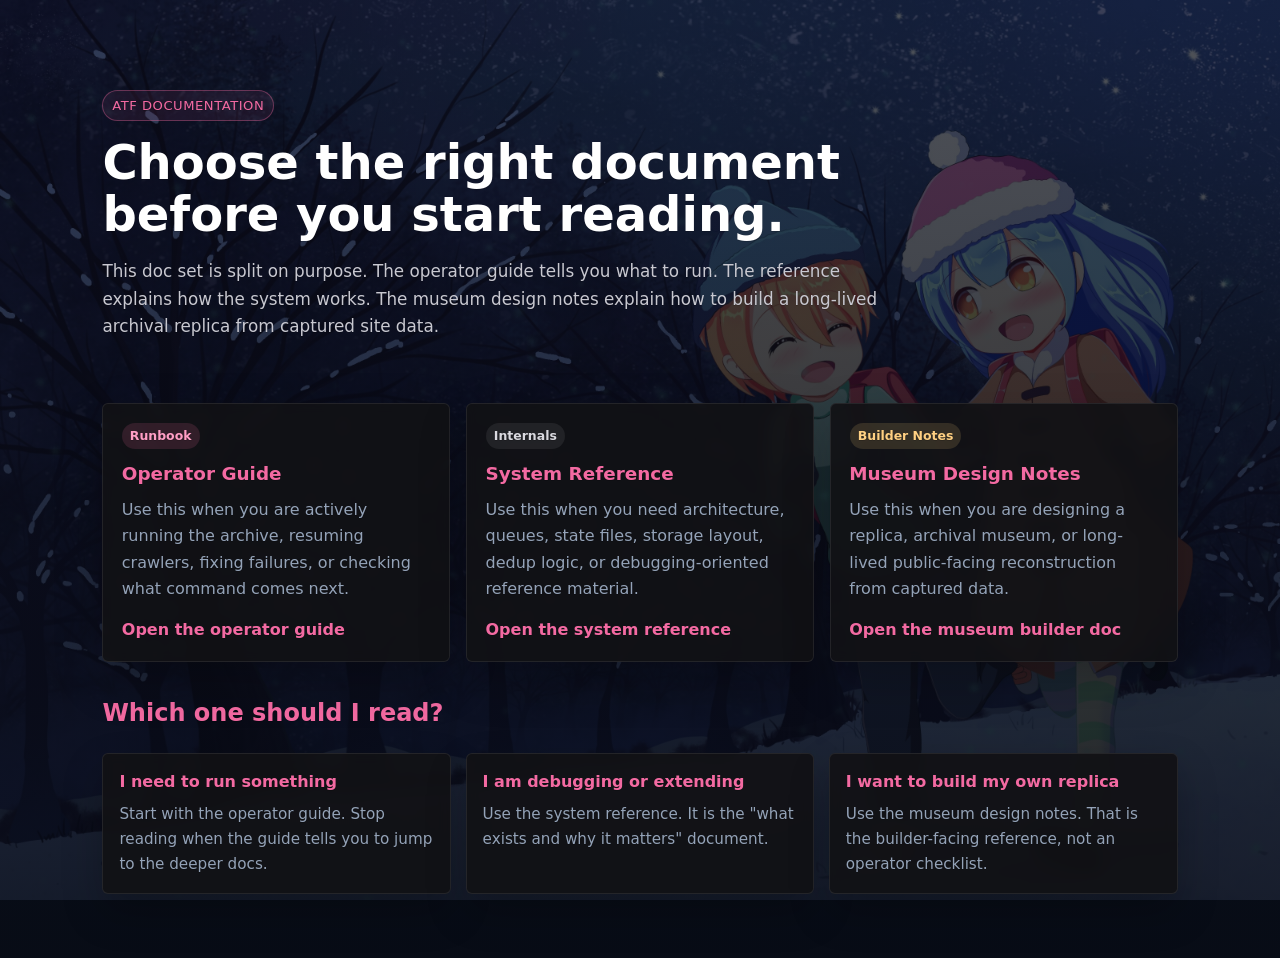
<file: docs/index.html>
<!DOCTYPE html>
<html lang="en">
<head>
<meta charset="UTF-8">
<meta name="viewport" content="width=device-width, initial-scale=1.0">
<title>ATF Archive Docs</title>
<meta name="theme-color" content="#0f172a">
<link rel="icon" href="data:image/svg+xml,%3Csvg xmlns='http://www.w3.org/2000/svg' viewBox='0 0 64 64'%3E%3Crect width='64' height='64' rx='12' fill='%230f172a'/%3E%3Cpath d='M18 16h22a6 6 0 0 1 6 6v26l-10-5-10 5-10-5V22a6 6 0 0 1 6-6Z' fill='%2360a5fa'/%3E%3C/svg%3E">
<link rel="stylesheet" href="docs_assets/atf-docs.css">
<style>
:root {
  --bg: #0f172a;
  --panel: #162133;
  --border: #334155;
  --text: #e2e8f0;
  --muted: #94a3b8;
  --accent: #60a5fa;
  --accent-2: #f472b6;
}
* { box-sizing: border-box; }
body {
  margin: 0;
  font-family: "Segoe UI", system-ui, sans-serif;
  background:
    linear-gradient(180deg, rgba(7, 11, 20, 0.7), rgba(7, 11, 20, 0.9)),
    radial-gradient(circle at top, rgba(96, 165, 250, 0.16), transparent 32%),
    url('docs_assets/backgrounddark-compressed.jpg') top center / cover fixed no-repeat,
    linear-gradient(180deg, #0b1220 0%, var(--bg) 100%);
  color: var(--text);
  line-height: 1.65;
}
main {
  max-width: 1120px;
  margin: 0 auto;
  padding: 2.5rem 1.4rem 4rem;
}
.hero {
  padding: 2rem 0 1rem;
}
.eyebrow {
  display: inline-block;
  padding: 0.25rem 0.55rem;
  border: 1px solid rgba(96, 165, 250, 0.3);
  border-radius: 999px;
  color: var(--accent);
  font-size: 0.82rem;
  letter-spacing: 0.04em;
  text-transform: uppercase;
}
h1 {
  margin: 0.9rem 0 0.7rem;
  font-size: clamp(2rem, 4vw, 3rem);
  line-height: 1.1;
}
.lead {
  max-width: 780px;
  font-size: 1.05rem;
  color: var(--muted);
}
.grid {
  display: grid;
  grid-template-columns: repeat(auto-fit, minmax(280px, 1fr));
  gap: 1.2rem;
  margin-top: 1.8rem;
}
.card {
  background: rgba(22, 33, 51, 0.9);
  border: 1px solid var(--border);
  border-radius: 14px;
  padding: 1.1rem 1.15rem;
  box-shadow: 0 18px 50px rgba(0, 0, 0, 0.2);
  backdrop-filter: blur(6px);
}
.card h2 {
  margin: 0 0 0.45rem;
  font-size: 1.15rem;
}
.card p {
  margin: 0 0 0.9rem;
  color: var(--muted);
}
.card a {
  color: var(--accent);
  text-decoration: none;
  font-weight: 600;
}
.card a:hover { text-decoration: underline; }
.badge {
  display: inline-block;
  margin-bottom: 0.65rem;
  padding: 0.18rem 0.5rem;
  border-radius: 999px;
  font-size: 0.78rem;
  font-weight: 700;
}
.badge.operator { background: rgba(34, 197, 94, 0.14); color: #86efac; }
.badge.reference { background: rgba(96, 165, 250, 0.14); color: #93c5fd; }
.badge.builder { background: rgba(244, 114, 182, 0.14); color: #f9a8d4; }
.section {
  margin-top: 2rem;
}
.mini-grid {
  display: grid;
  grid-template-columns: repeat(auto-fit, minmax(220px, 1fr));
  gap: 0.9rem;
  margin-top: 1rem;
}
.mini {
  background: rgba(30, 41, 59, 0.9);
  border: 1px solid var(--border);
  border-radius: 12px;
  padding: 0.95rem 1rem;
  backdrop-filter: blur(6px);
}
.mini h3 {
  margin: 0 0 0.4rem;
  font-size: 1rem;
  color: var(--accent-2);
}
.mini p {
  margin: 0;
  color: var(--muted);
  font-size: 0.95rem;
}
</style>
</head>
<body class="docs-home">
<main>
  <section class="hero">
    <span class="eyebrow">ATF Documentation</span>
    <h1>Choose the right document before you start reading.</h1>
    <p class="lead">
      This doc set is split on purpose. The operator guide tells you what to run. The reference explains how the system works. The museum design notes explain how to build a long-lived archival replica from captured site data.
    </p>
  </section>

  <section class="grid">
    <article class="card">
      <span class="badge operator">Runbook</span>
      <h2>Operator Guide</h2>
      <p>Use this when you are actively running the archive, resuming crawlers, fixing failures, or checking what command comes next.</p>
      <a href="archive_guide.html">Open the operator guide</a>
    </article>

    <article class="card">
      <span class="badge reference">Internals</span>
      <h2>System Reference</h2>
      <p>Use this when you need architecture, queues, state files, storage layout, dedup logic, or debugging-oriented reference material.</p>
      <a href="archive_reference.html">Open the system reference</a>
    </article>

    <article class="card">
      <span class="badge builder">Builder Notes</span>
      <h2>Museum Design Notes</h2>
      <p>Use this when you are designing a replica, archival museum, or long-lived public-facing reconstruction from captured data.</p>
      <a href="archival_museum_design.html">Open the museum builder doc</a>
    </article>
  </section>

  <section class="section">
    <h2>Which one should I read?</h2>
    <div class="mini-grid">
      <div class="mini">
        <h3>I need to run something</h3>
        <p>Start with the operator guide. Stop reading when the guide tells you to jump to the deeper docs.</p>
      </div>
      <div class="mini">
        <h3>I am debugging or extending</h3>
        <p>Use the system reference. It is the "what exists and why it matters" document.</p>
      </div>
      <div class="mini">
        <h3>I want to build my own replica</h3>
        <p>Use the museum design notes. That is the builder-facing reference, not an operator checklist.</p>
      </div>
    </div>
  </section>
</main>
</body>
</html>
</file>
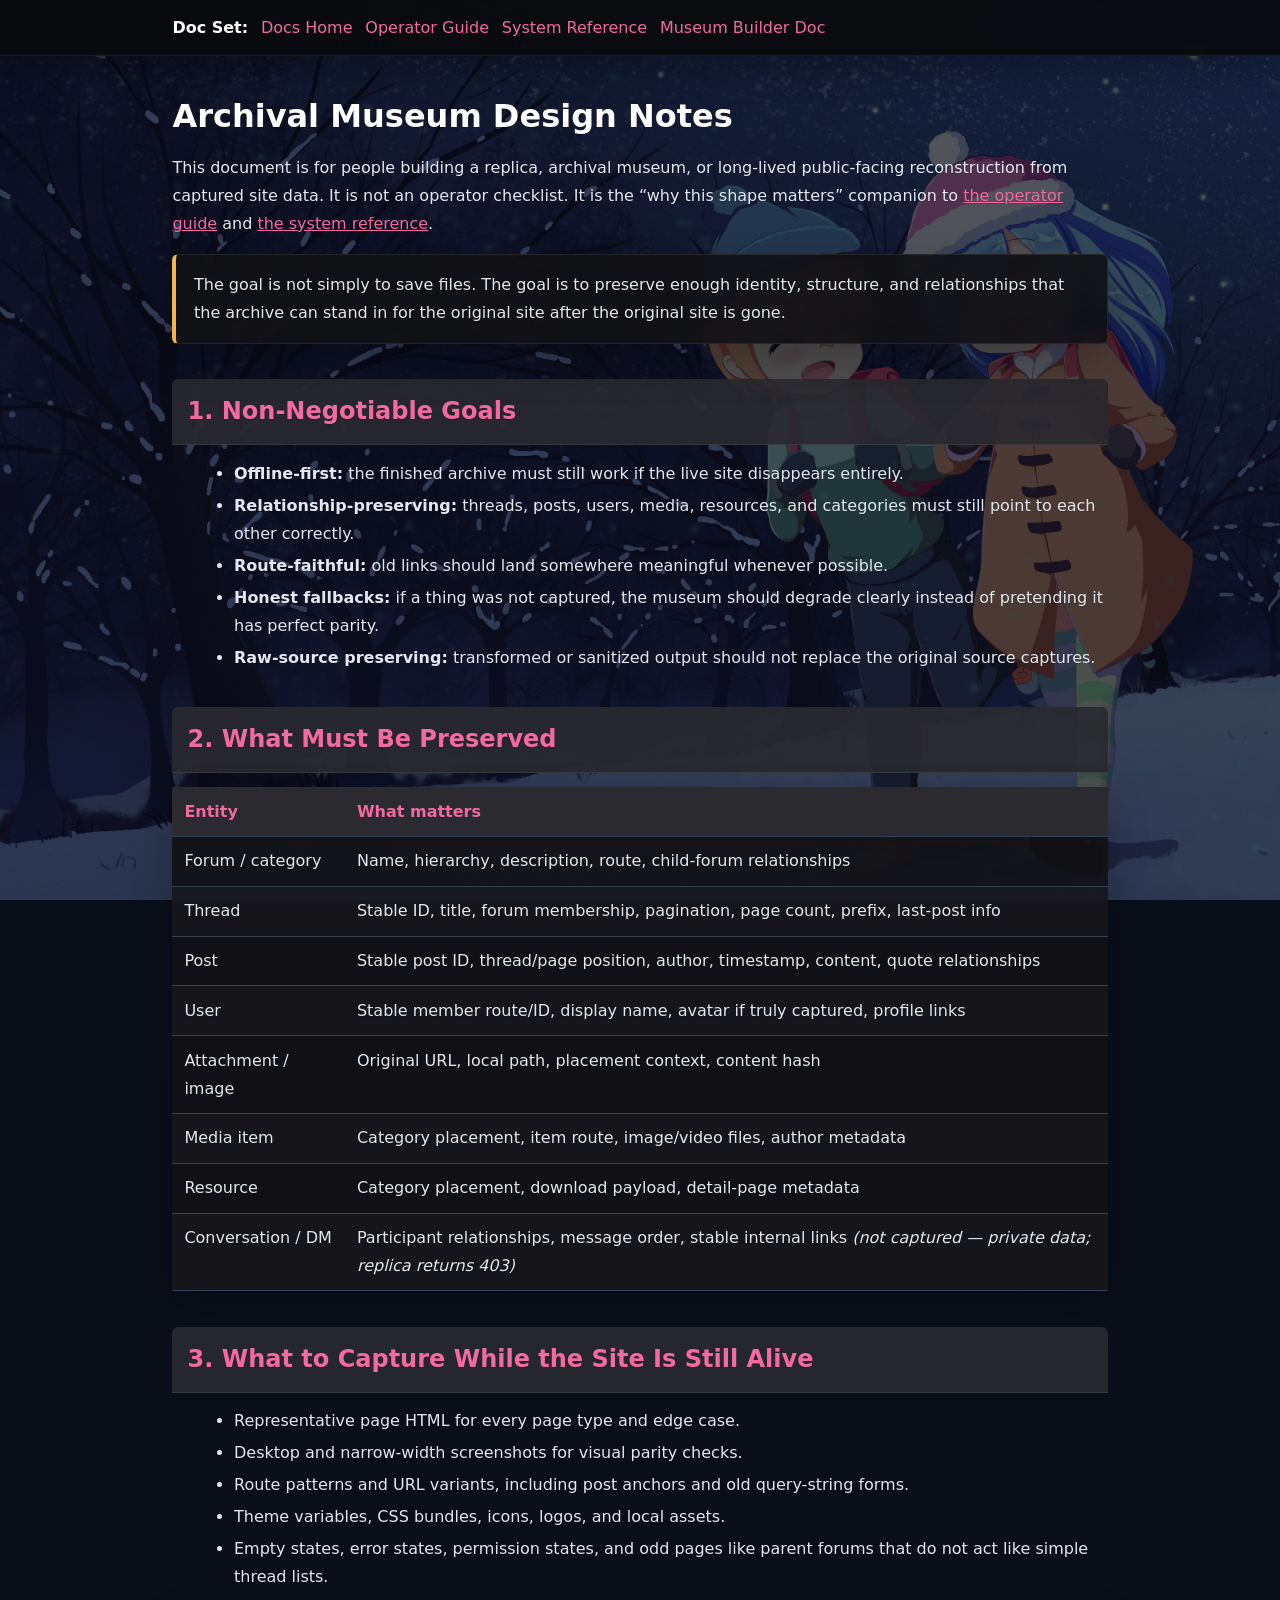
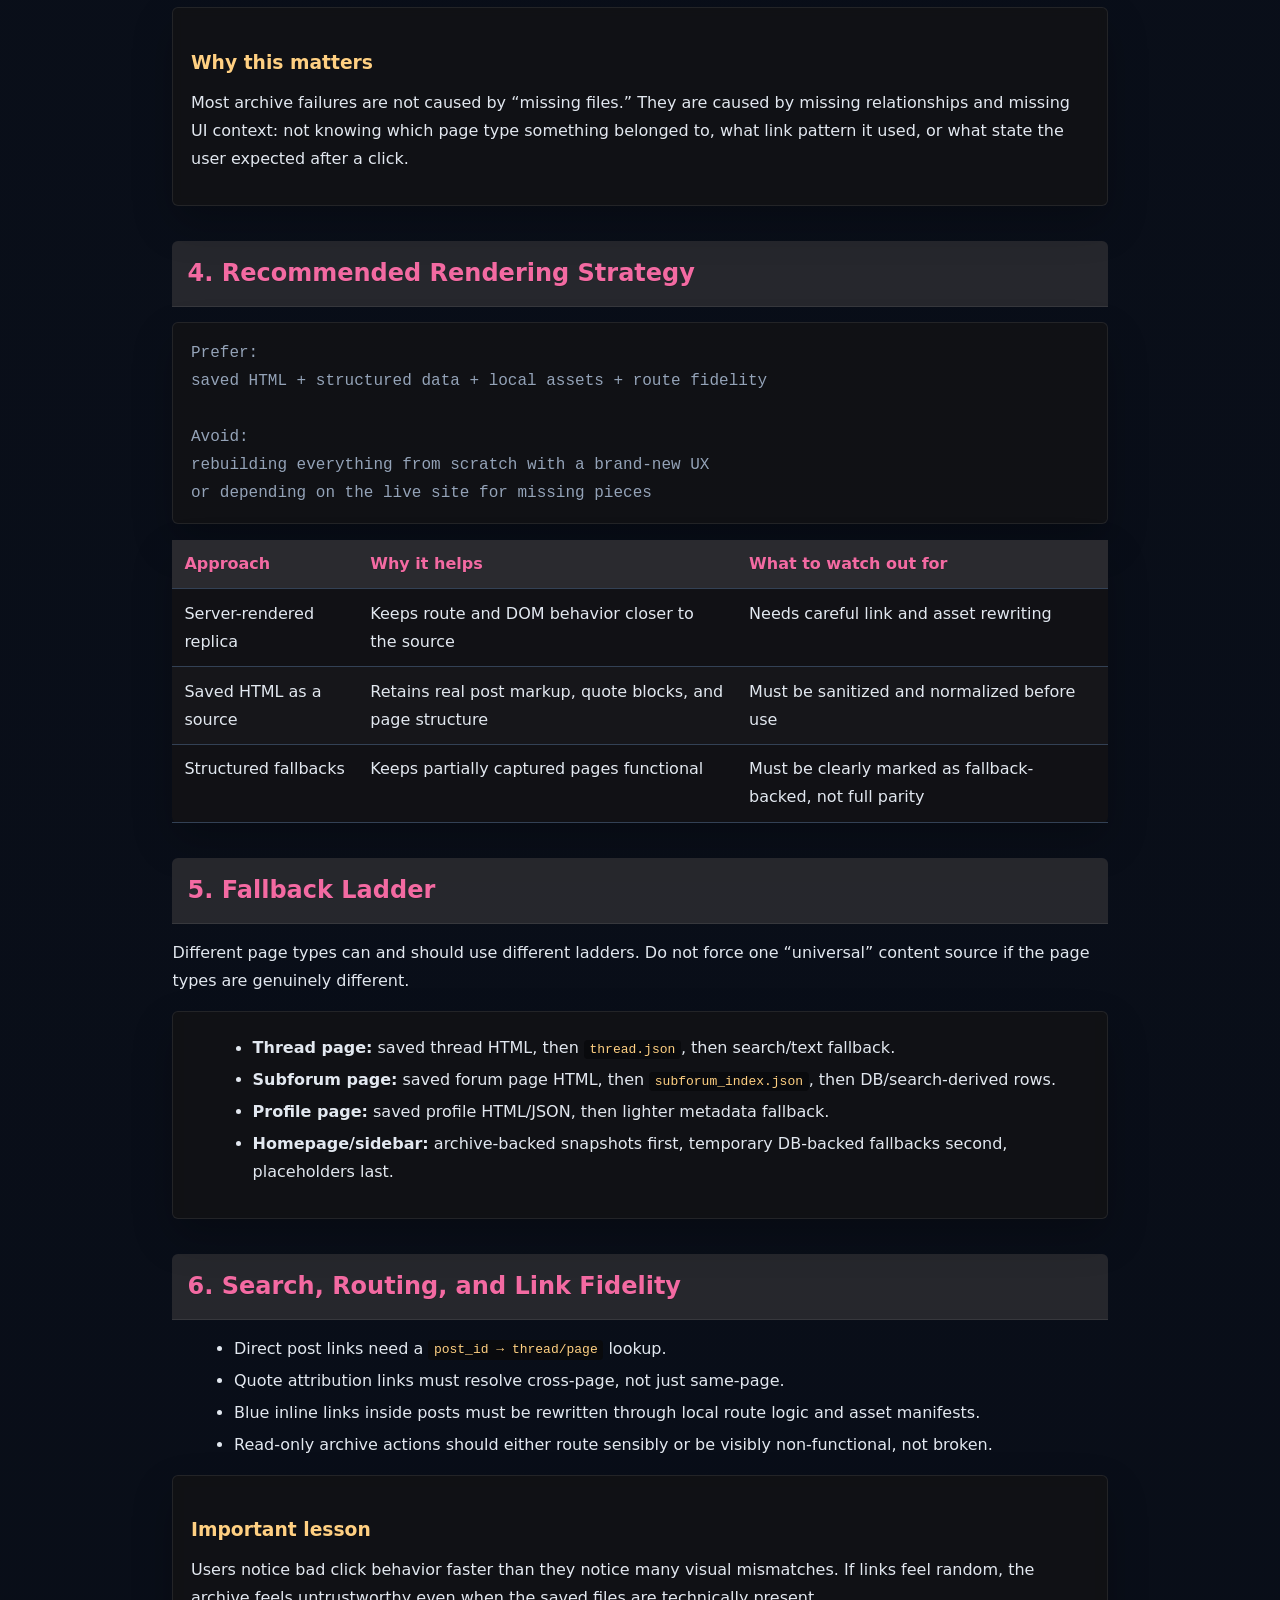
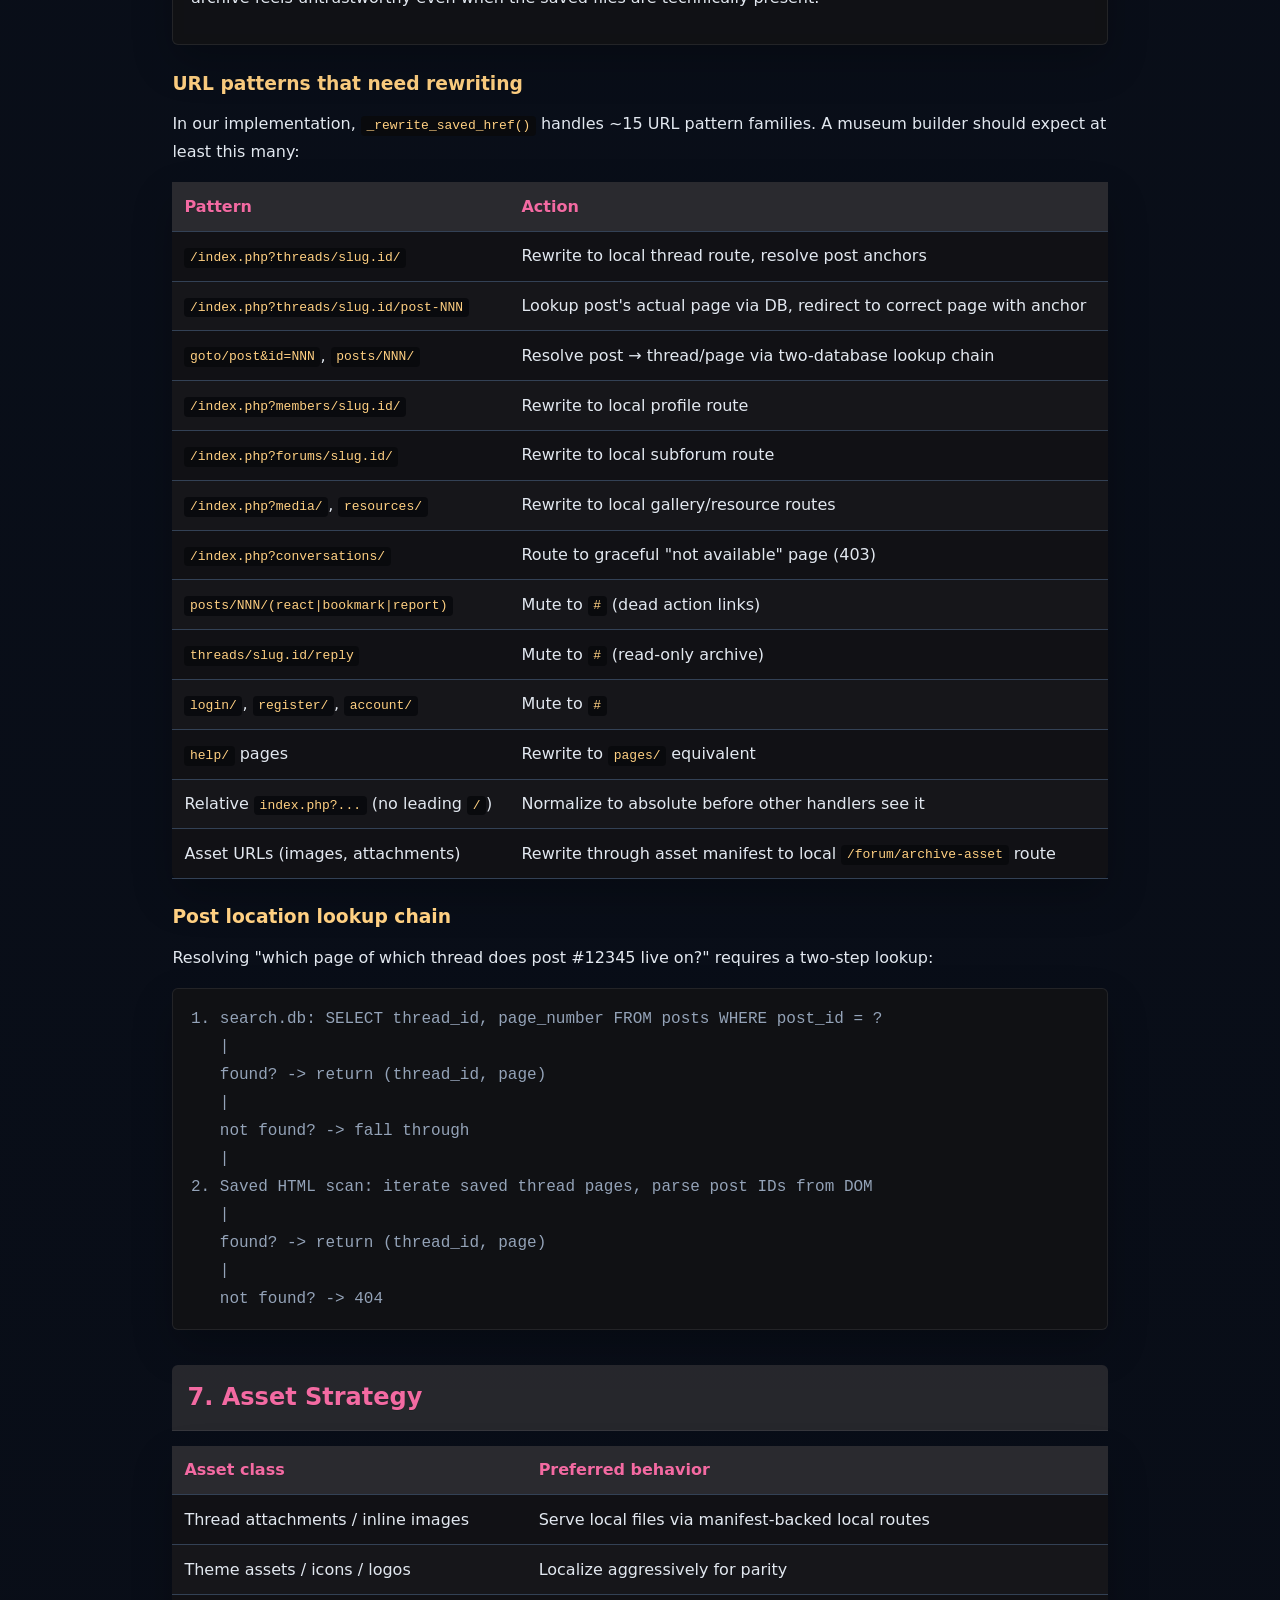
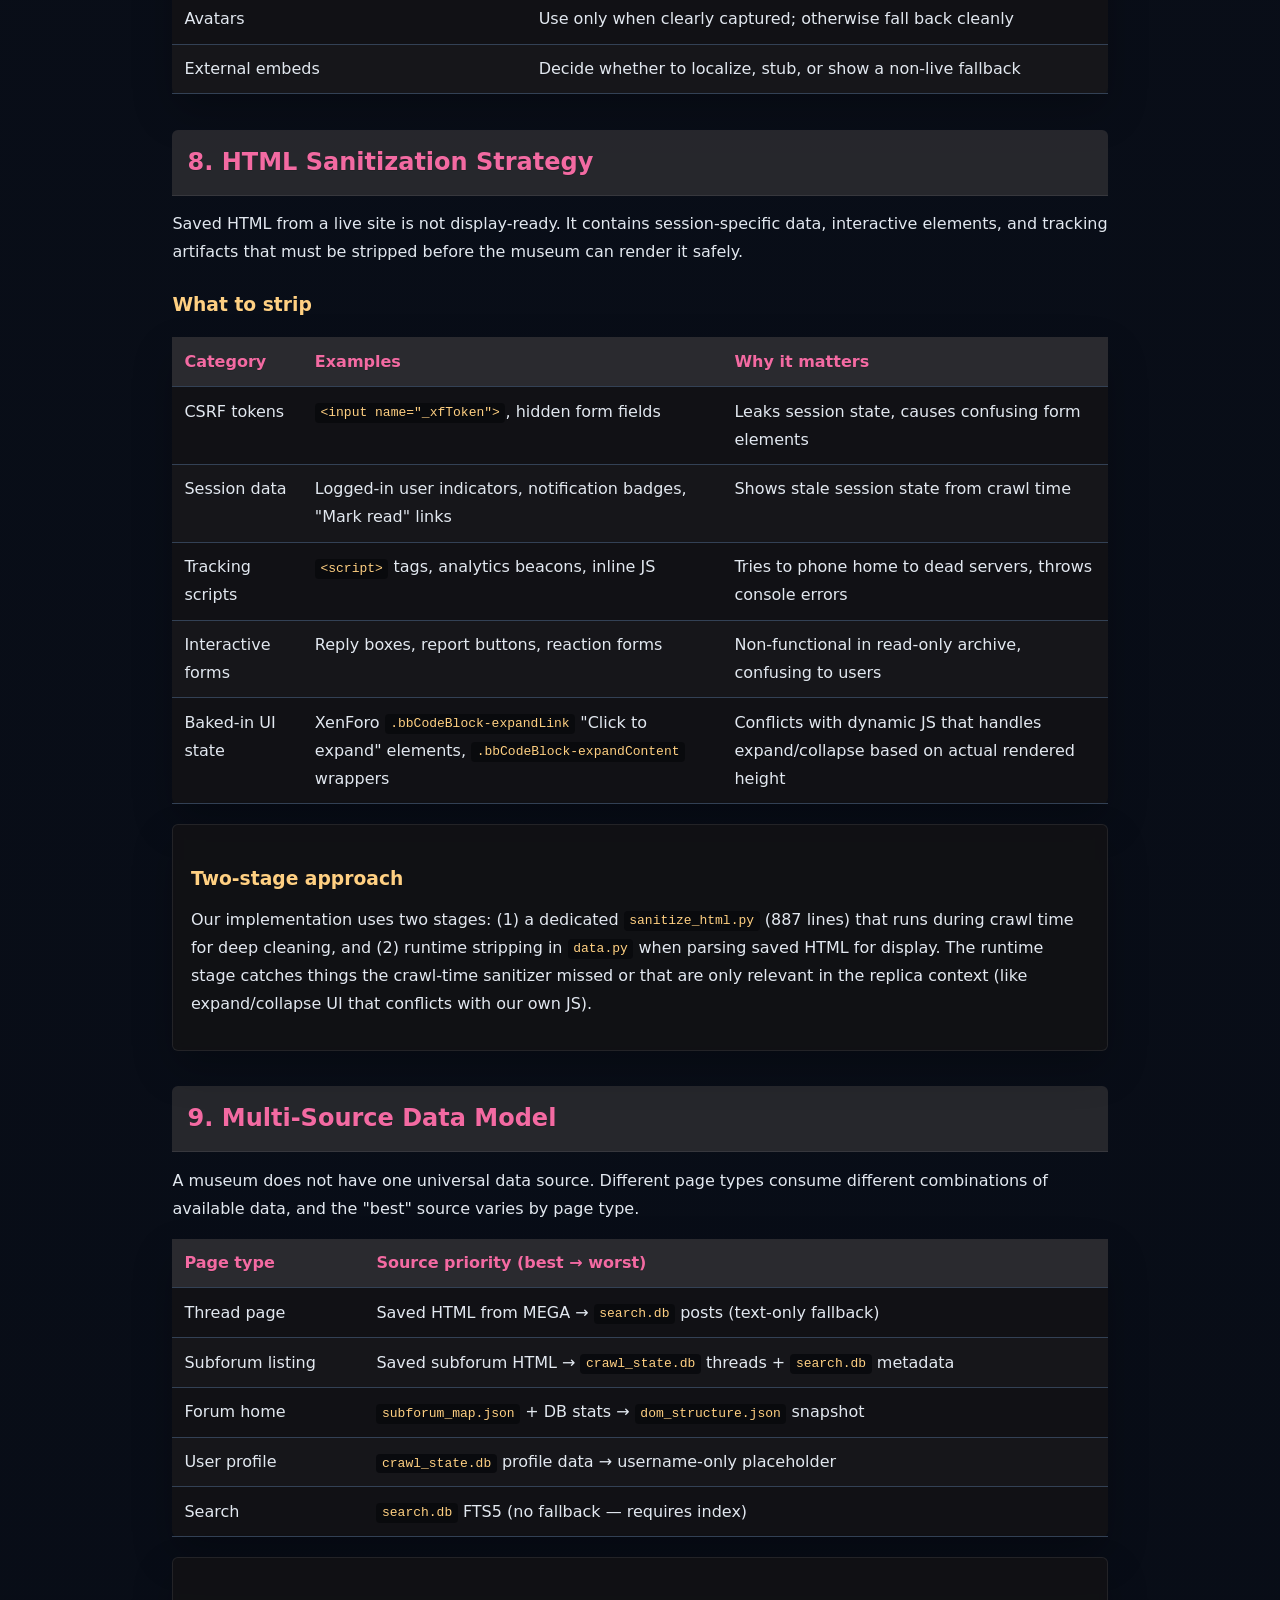
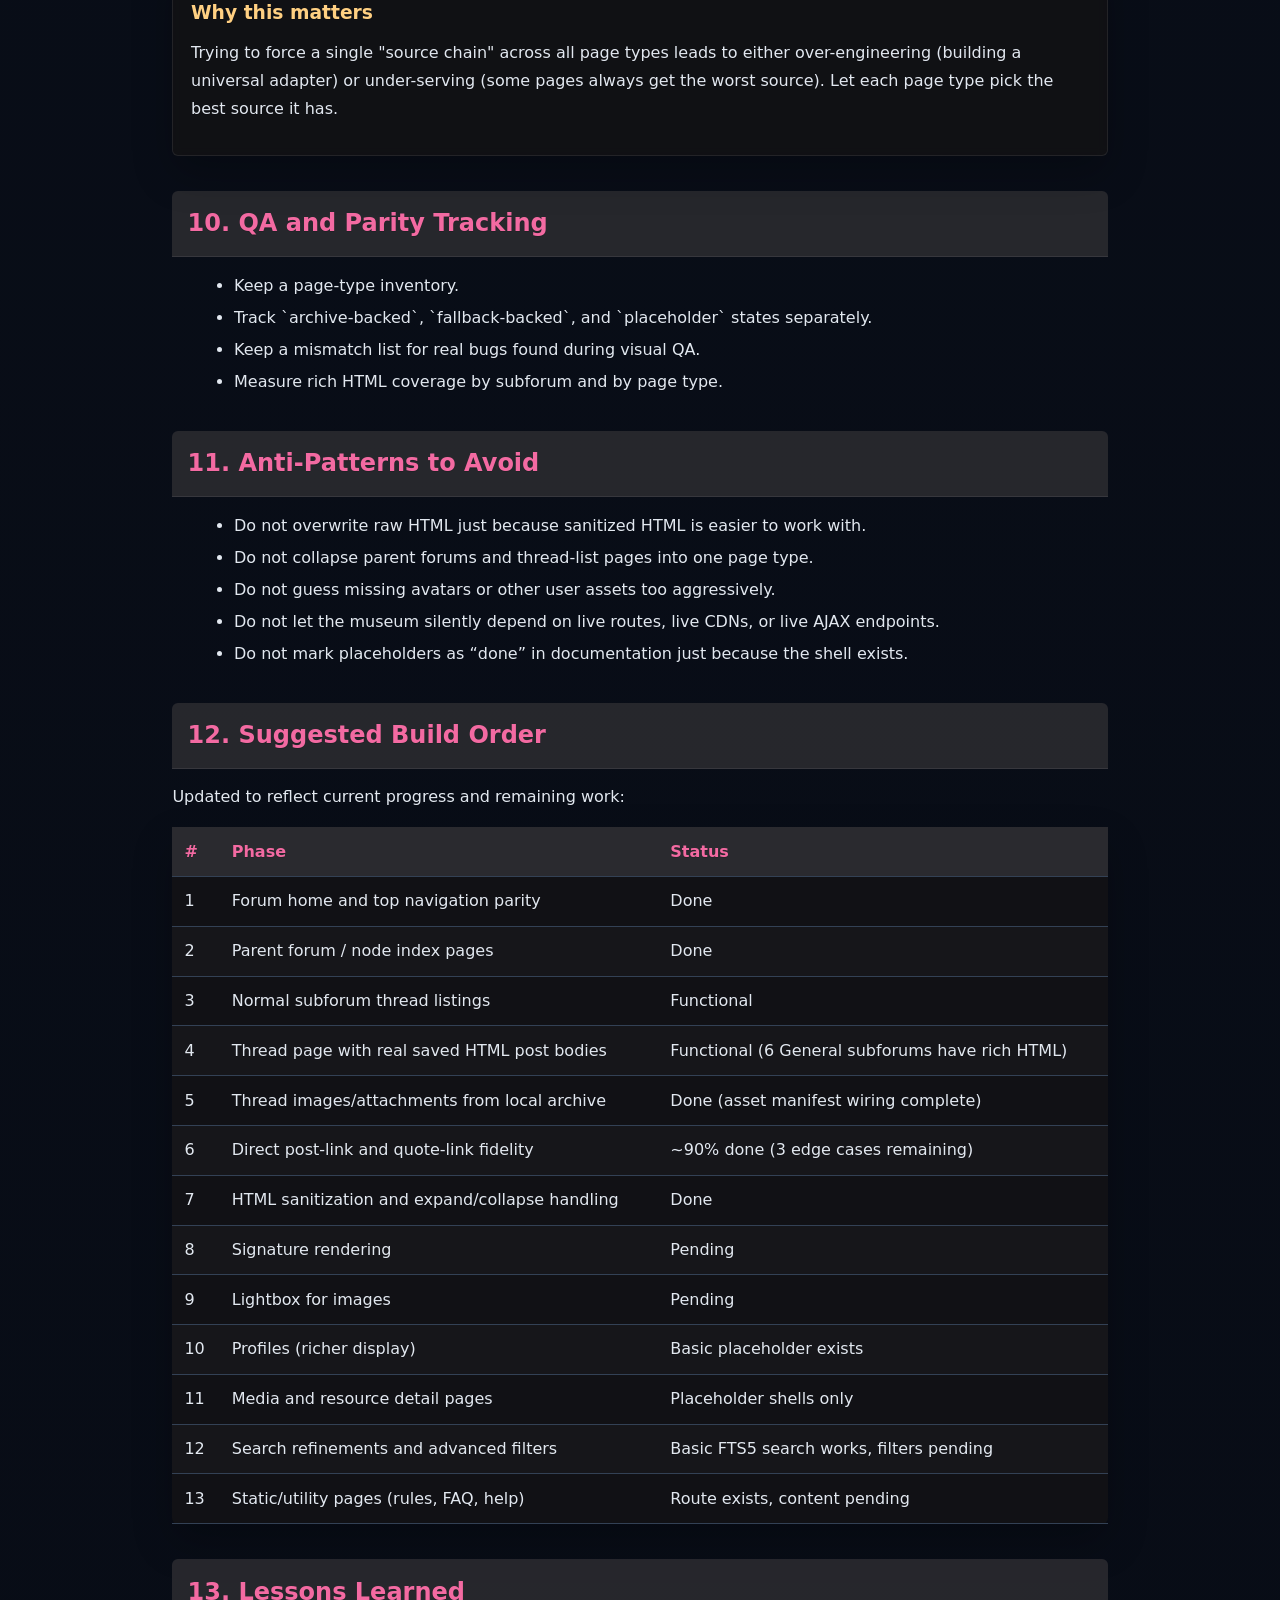
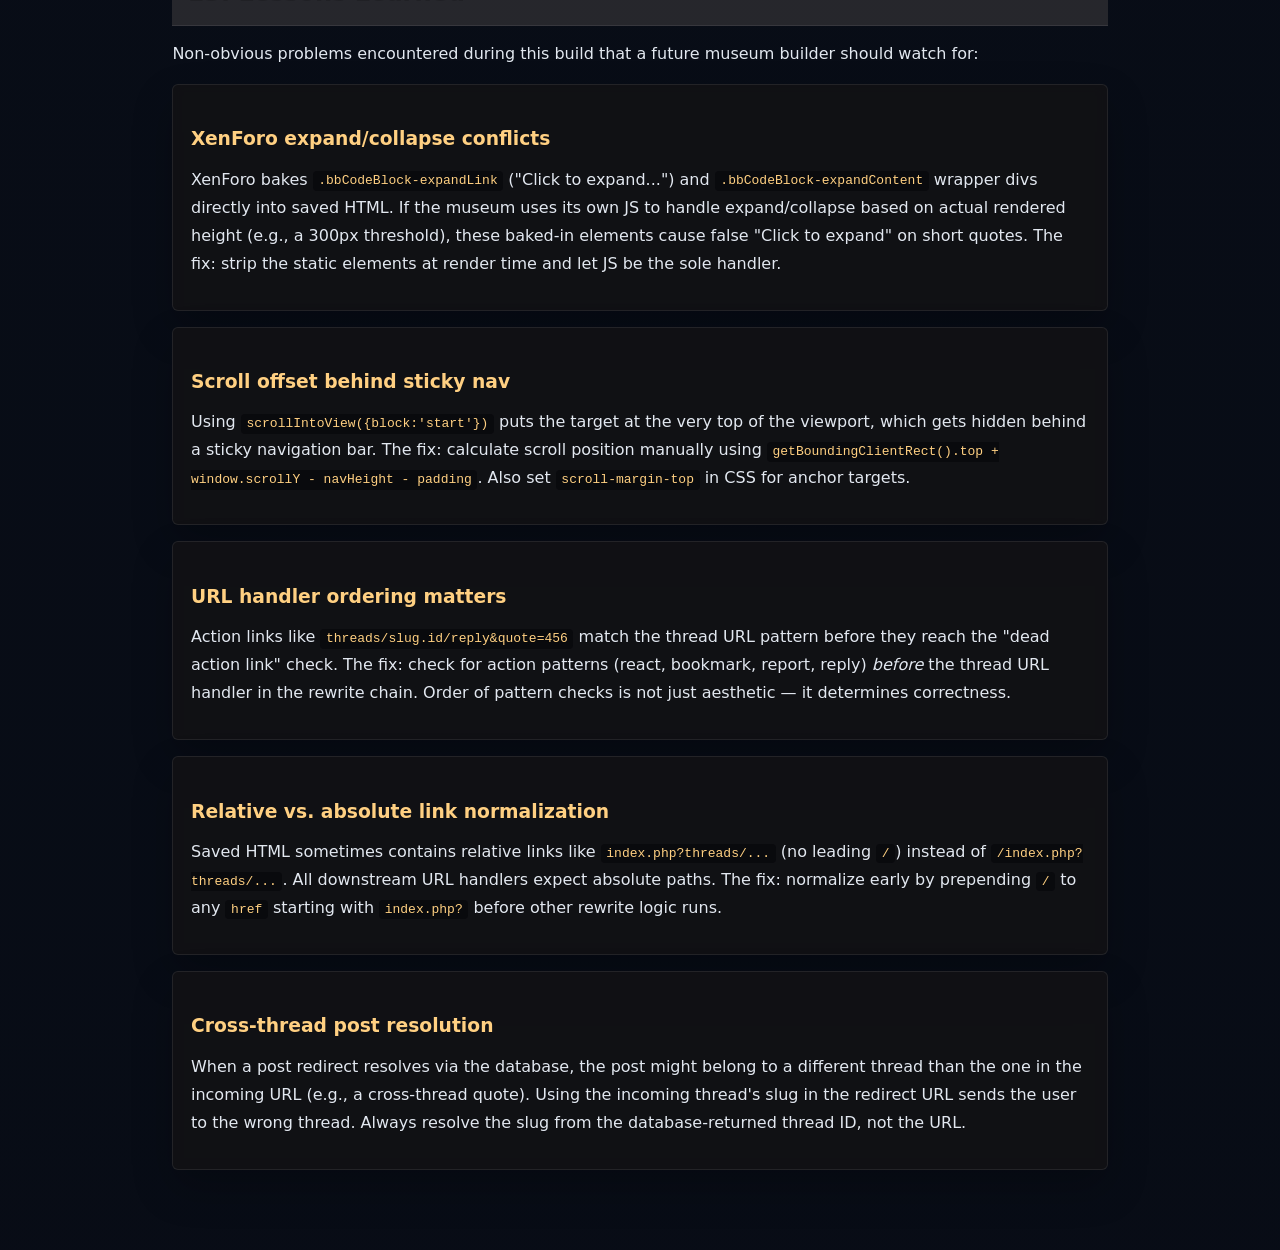
<file: docs/archival_museum_design.html>
<!DOCTYPE html>
<html lang="en">
<head>
<meta charset="UTF-8">
<meta name="viewport" content="width=device-width, initial-scale=1.0">
<title>Archival Museum Design Notes</title>
<meta name="theme-color" content="#101827">
<link rel="icon" href="data:image/svg+xml,%3Csvg xmlns='http://www.w3.org/2000/svg' viewBox='0 0 64 64'%3E%3Crect width='64' height='64' rx='12' fill='%23101827'/%3E%3Ccircle cx='32' cy='32' r='18' fill='%23f472b6'/%3E%3Cpath d='M24 32h16M32 24v16' stroke='%230f172a' stroke-width='4' stroke-linecap='round'/%3E%3C/svg%3E">
<link rel="stylesheet" href="docs_assets/atf-docs.css">
<style>
:root {
  --bg: #101827;
  --panel: #182335;
  --panel-2: #0f172a;
  --border: #334155;
  --text: #e2e8f0;
  --muted: #94a3b8;
  --accent: #f472b6;
  --accent-2: #60a5fa;
  --code: #0d1117;
}
* { box-sizing: border-box; }
body {
  margin: 0;
  font-family: "Segoe UI", system-ui, sans-serif;
  background:
    linear-gradient(180deg, rgba(7, 11, 20, 0.7), rgba(7, 11, 20, 0.9)),
    url('docs_assets/backgrounddark-compressed.jpg') top center / cover fixed no-repeat,
    var(--bg);
  color: var(--text);
  line-height: 1.75;
}
main {
  max-width: 980px;
  margin: 0 auto;
  padding: 2rem 1.4rem 4rem;
}
.topbar {
  position: sticky;
  top: 0;
  z-index: 10;
  background: rgba(15, 23, 42, 0.94);
  border-bottom: 1px solid var(--border);
  backdrop-filter: blur(8px);
}
.topbar-inner {
  max-width: 980px;
  margin: 0 auto;
  padding: 0.85rem 1.4rem;
  display: flex;
  gap: 0.8rem;
  flex-wrap: wrap;
}
.topbar a {
  color: var(--accent-2);
  text-decoration: none;
}
.topbar a:hover { text-decoration: underline; }
h1 { margin: 0 0 0.4rem; color: var(--accent); }
h2 {
  margin: 2.2rem 0 0.8rem;
  padding-bottom: 0.4rem;
  border-bottom: 2px solid #4c1d95;
  color: var(--accent);
}
h3 { margin: 1.4rem 0 0.5rem; color: #f9a8d4; }
p { margin: 0.6rem 0 1rem; }
code {
  background: var(--code);
  color: #7dd3fc;
  padding: 0.15rem 0.35rem;
  border-radius: 4px;
}
pre {
  background: var(--code);
  border: 1px solid var(--border);
  border-radius: 8px;
  padding: 1rem 1.1rem;
  overflow-x: auto;
}
.card, .note {
  background: var(--panel);
  border: 1px solid var(--border);
  border-radius: 10px;
  padding: 1rem 1.1rem;
  margin: 1rem 0;
  backdrop-filter: blur(5px);
}
.note {
  border-left: 4px solid var(--accent-2);
}
table {
  width: 100%;
  border-collapse: collapse;
  margin: 1rem 0 1.25rem;
}
th, td {
  padding: 0.65rem 0.75rem;
  border-bottom: 1px solid var(--border);
  text-align: left;
  vertical-align: top;
}
th {
  background: #2a1645;
  color: #fbcfe8;
}
ul { margin: 0.4rem 0 1rem 1.35rem; }
li { margin: 0.25rem 0; }
.diagram {
  background: var(--code);
  border: 1px solid var(--border);
  border-radius: 8px;
  padding: 1rem 1.1rem;
  font-family: "Cascadia Code", Consolas, monospace;
  white-space: pre-wrap;
  color: var(--muted);
}
</style>
</head>
<body class="docs-content">
<div class="topbar">
  <div class="topbar-inner">
    <strong>Doc Set:</strong>
    <a href="index.html">Docs Home</a>
    <a href="archive_guide.html">Operator Guide</a>
    <a href="archive_reference.html">System Reference</a>
    <a href="archival_museum_design.html">Museum Builder Doc</a>
  </div>
</div>

<main>
  <h1>Archival Museum Design Notes</h1>
  <p>This document is for people building a replica, archival museum, or long-lived public-facing reconstruction from captured site data. It is not an operator checklist. It is the “why this shape matters” companion to <a href="archive_guide.html">the operator guide</a> and <a href="archive_reference.html">the system reference</a>.</p>

  <div class="note">
    The goal is not simply to save files. The goal is to preserve enough identity, structure, and relationships that the archive can stand in for the original site after the original site is gone.
  </div>

  <h2>1. Non-Negotiable Goals</h2>
  <ul>
    <li><strong>Offline-first:</strong> the finished archive must still work if the live site disappears entirely.</li>
    <li><strong>Relationship-preserving:</strong> threads, posts, users, media, resources, and categories must still point to each other correctly.</li>
    <li><strong>Route-faithful:</strong> old links should land somewhere meaningful whenever possible.</li>
    <li><strong>Honest fallbacks:</strong> if a thing was not captured, the museum should degrade clearly instead of pretending it has perfect parity.</li>
    <li><strong>Raw-source preserving:</strong> transformed or sanitized output should not replace the original source captures.</li>
  </ul>

  <h2>2. What Must Be Preserved</h2>
  <table>
    <thead><tr><th>Entity</th><th>What matters</th></tr></thead>
    <tbody>
      <tr><td>Forum / category</td><td>Name, hierarchy, description, route, child-forum relationships</td></tr>
      <tr><td>Thread</td><td>Stable ID, title, forum membership, pagination, page count, prefix, last-post info</td></tr>
      <tr><td>Post</td><td>Stable post ID, thread/page position, author, timestamp, content, quote relationships</td></tr>
      <tr><td>User</td><td>Stable member route/ID, display name, avatar if truly captured, profile links</td></tr>
      <tr><td>Attachment / image</td><td>Original URL, local path, placement context, content hash</td></tr>
      <tr><td>Media item</td><td>Category placement, item route, image/video files, author metadata</td></tr>
      <tr><td>Resource</td><td>Category placement, download payload, detail-page metadata</td></tr>
      <tr><td>Conversation / DM</td><td>Participant relationships, message order, stable internal links <em>(not captured &mdash; private data; replica returns 403)</em></td></tr>
    </tbody>
  </table>

  <h2>3. What to Capture While the Site Is Still Alive</h2>
  <ul>
    <li>Representative page HTML for every page type and edge case.</li>
    <li>Desktop and narrow-width screenshots for visual parity checks.</li>
    <li>Route patterns and URL variants, including post anchors and old query-string forms.</li>
    <li>Theme variables, CSS bundles, icons, logos, and local assets.</li>
    <li>Empty states, error states, permission states, and odd pages like parent forums that do not act like simple thread lists.</li>
  </ul>

  <div class="card">
    <h3>Why this matters</h3>
    <p>Most archive failures are not caused by “missing files.” They are caused by missing relationships and missing UI context: not knowing which page type something belonged to, what link pattern it used, or what state the user expected after a click.</p>
  </div>

  <h2>4. Recommended Rendering Strategy</h2>
  <div class="diagram">Prefer:
saved HTML + structured data + local assets + route fidelity

Avoid:
rebuilding everything from scratch with a brand-new UX
or depending on the live site for missing pieces</div>

  <table>
    <thead><tr><th>Approach</th><th>Why it helps</th><th>What to watch out for</th></tr></thead>
    <tbody>
      <tr><td>Server-rendered replica</td><td>Keeps route and DOM behavior closer to the source</td><td>Needs careful link and asset rewriting</td></tr>
      <tr><td>Saved HTML as a source</td><td>Retains real post markup, quote blocks, and page structure</td><td>Must be sanitized and normalized before use</td></tr>
      <tr><td>Structured fallbacks</td><td>Keeps partially captured pages functional</td><td>Must be clearly marked as fallback-backed, not full parity</td></tr>
    </tbody>
  </table>

  <h2>5. Fallback Ladder</h2>
  <p>Different page types can and should use different ladders. Do not force one “universal” content source if the page types are genuinely different.</p>
  <div class="card">
    <ul>
      <li><strong>Thread page:</strong> saved thread HTML, then <code>thread.json</code>, then search/text fallback.</li>
      <li><strong>Subforum page:</strong> saved forum page HTML, then <code>subforum_index.json</code>, then DB/search-derived rows.</li>
      <li><strong>Profile page:</strong> saved profile HTML/JSON, then lighter metadata fallback.</li>
      <li><strong>Homepage/sidebar:</strong> archive-backed snapshots first, temporary DB-backed fallbacks second, placeholders last.</li>
    </ul>
  </div>

  <h2>6. Search, Routing, and Link Fidelity</h2>
  <ul>
    <li>Direct post links need a <code>post_id &rarr; thread/page</code> lookup.</li>
    <li>Quote attribution links must resolve cross-page, not just same-page.</li>
    <li>Blue inline links inside posts must be rewritten through local route logic and asset manifests.</li>
    <li>Read-only archive actions should either route sensibly or be visibly non-functional, not broken.</li>
  </ul>

  <div class="card">
    <h3>Important lesson</h3>
    <p>Users notice bad click behavior faster than they notice many visual mismatches. If links feel random, the archive feels untrustworthy even when the saved files are technically present.</p>
  </div>

  <h3>URL patterns that need rewriting</h3>
  <p>In our implementation, <code>_rewrite_saved_href()</code> handles ~15 URL pattern families. A museum builder should expect at least this many:</p>
  <table>
    <thead><tr><th>Pattern</th><th>Action</th></tr></thead>
    <tbody>
      <tr><td><code>/index.php?threads/slug.id/</code></td><td>Rewrite to local thread route, resolve post anchors</td></tr>
      <tr><td><code>/index.php?threads/slug.id/post-NNN</code></td><td>Lookup post's actual page via DB, redirect to correct page with anchor</td></tr>
      <tr><td><code>goto/post&amp;id=NNN</code>, <code>posts/NNN/</code></td><td>Resolve post &rarr; thread/page via two-database lookup chain</td></tr>
      <tr><td><code>/index.php?members/slug.id/</code></td><td>Rewrite to local profile route</td></tr>
      <tr><td><code>/index.php?forums/slug.id/</code></td><td>Rewrite to local subforum route</td></tr>
      <tr><td><code>/index.php?media/</code>, <code>resources/</code></td><td>Rewrite to local gallery/resource routes</td></tr>
      <tr><td><code>/index.php?conversations/</code></td><td>Route to graceful "not available" page (403)</td></tr>
      <tr><td><code>posts/NNN/(react|bookmark|report)</code></td><td>Mute to <code>#</code> (dead action links)</td></tr>
      <tr><td><code>threads/slug.id/reply</code></td><td>Mute to <code>#</code> (read-only archive)</td></tr>
      <tr><td><code>login/</code>, <code>register/</code>, <code>account/</code></td><td>Mute to <code>#</code></td></tr>
      <tr><td><code>help/</code> pages</td><td>Rewrite to <code>pages/</code> equivalent</td></tr>
      <tr><td>Relative <code>index.php?...</code> (no leading <code>/</code>)</td><td>Normalize to absolute before other handlers see it</td></tr>
      <tr><td>Asset URLs (images, attachments)</td><td>Rewrite through asset manifest to local <code>/forum/archive-asset</code> route</td></tr>
    </tbody>
  </table>

  <h3>Post location lookup chain</h3>
  <p>Resolving "which page of which thread does post #12345 live on?" requires a two-step lookup:</p>
  <div class="diagram">1. search.db: SELECT thread_id, page_number FROM posts WHERE post_id = ?
   |
   found? -> return (thread_id, page)
   |
   not found? -> fall through
   |
2. Saved HTML scan: iterate saved thread pages, parse post IDs from DOM
   |
   found? -> return (thread_id, page)
   |
   not found? -> 404</div>

  <h2>7. Asset Strategy</h2>
  <table>
    <thead><tr><th>Asset class</th><th>Preferred behavior</th></tr></thead>
    <tbody>
      <tr><td>Thread attachments / inline images</td><td>Serve local files via manifest-backed local routes</td></tr>
      <tr><td>Theme assets / icons / logos</td><td>Localize aggressively for parity</td></tr>
      <tr><td>Avatars</td><td>Use only when clearly captured; otherwise fall back cleanly</td></tr>
      <tr><td>External embeds</td><td>Decide whether to localize, stub, or show a non-live fallback</td></tr>
    </tbody>
  </table>

  <h2>8. HTML Sanitization Strategy</h2>
  <p>Saved HTML from a live site is not display-ready. It contains session-specific data, interactive elements, and tracking artifacts that must be stripped before the museum can render it safely.</p>

  <h3>What to strip</h3>
  <table>
    <thead><tr><th>Category</th><th>Examples</th><th>Why it matters</th></tr></thead>
    <tbody>
      <tr><td>CSRF tokens</td><td><code>&lt;input name="_xfToken"&gt;</code>, hidden form fields</td><td>Leaks session state, causes confusing form elements</td></tr>
      <tr><td>Session data</td><td>Logged-in user indicators, notification badges, "Mark read" links</td><td>Shows stale session state from crawl time</td></tr>
      <tr><td>Tracking scripts</td><td><code>&lt;script&gt;</code> tags, analytics beacons, inline JS</td><td>Tries to phone home to dead servers, throws console errors</td></tr>
      <tr><td>Interactive forms</td><td>Reply boxes, report buttons, reaction forms</td><td>Non-functional in read-only archive, confusing to users</td></tr>
      <tr><td>Baked-in UI state</td><td>XenForo <code>.bbCodeBlock-expandLink</code> "Click to expand" elements, <code>.bbCodeBlock-expandContent</code> wrappers</td><td>Conflicts with dynamic JS that handles expand/collapse based on actual rendered height</td></tr>
    </tbody>
  </table>

  <div class="card">
    <h3>Two-stage approach</h3>
    <p>Our implementation uses two stages: (1) a dedicated <code>sanitize_html.py</code> (887 lines) that runs during crawl time for deep cleaning, and (2) runtime stripping in <code>data.py</code> when parsing saved HTML for display. The runtime stage catches things the crawl-time sanitizer missed or that are only relevant in the replica context (like expand/collapse UI that conflicts with our own JS).</p>
  </div>

  <h2>9. Multi-Source Data Model</h2>
  <p>A museum does not have one universal data source. Different page types consume different combinations of available data, and the "best" source varies by page type.</p>

  <table>
    <thead><tr><th>Page type</th><th>Source priority (best &rarr; worst)</th></tr></thead>
    <tbody>
      <tr><td>Thread page</td><td>Saved HTML from MEGA &rarr; <code>search.db</code> posts (text-only fallback)</td></tr>
      <tr><td>Subforum listing</td><td>Saved subforum HTML &rarr; <code>crawl_state.db</code> threads + <code>search.db</code> metadata</td></tr>
      <tr><td>Forum home</td><td><code>subforum_map.json</code> + DB stats &rarr; <code>dom_structure.json</code> snapshot</td></tr>
      <tr><td>User profile</td><td><code>crawl_state.db</code> profile data &rarr; username-only placeholder</td></tr>
      <tr><td>Search</td><td><code>search.db</code> FTS5 (no fallback — requires index)</td></tr>
    </tbody>
  </table>

  <div class="card">
    <h3>Why this matters</h3>
    <p>Trying to force a single "source chain" across all page types leads to either over-engineering (building a universal adapter) or under-serving (some pages always get the worst source). Let each page type pick the best source it has.</p>
  </div>

  <h2>10. QA and Parity Tracking</h2>
  <ul>
    <li>Keep a page-type inventory.</li>
    <li>Track `archive-backed`, `fallback-backed`, and `placeholder` states separately.</li>
    <li>Keep a mismatch list for real bugs found during visual QA.</li>
    <li>Measure rich HTML coverage by subforum and by page type.</li>
  </ul>

  <h2>11. Anti-Patterns to Avoid</h2>
  <ul>
    <li>Do not overwrite raw HTML just because sanitized HTML is easier to work with.</li>
    <li>Do not collapse parent forums and thread-list pages into one page type.</li>
    <li>Do not guess missing avatars or other user assets too aggressively.</li>
    <li>Do not let the museum silently depend on live routes, live CDNs, or live AJAX endpoints.</li>
    <li>Do not mark placeholders as “done” in documentation just because the shell exists.</li>
  </ul>

  <h2>12. Suggested Build Order</h2>
  <p>Updated to reflect current progress and remaining work:</p>
  <table>
    <thead><tr><th>#</th><th>Phase</th><th>Status</th></tr></thead>
    <tbody>
      <tr><td>1</td><td>Forum home and top navigation parity</td><td>Done</td></tr>
      <tr><td>2</td><td>Parent forum / node index pages</td><td>Done</td></tr>
      <tr><td>3</td><td>Normal subforum thread listings</td><td>Functional</td></tr>
      <tr><td>4</td><td>Thread page with real saved HTML post bodies</td><td>Functional (6 General subforums have rich HTML)</td></tr>
      <tr><td>5</td><td>Thread images/attachments from local archive</td><td>Done (asset manifest wiring complete)</td></tr>
      <tr><td>6</td><td>Direct post-link and quote-link fidelity</td><td>~90% done (3 edge cases remaining)</td></tr>
      <tr><td>7</td><td>HTML sanitization and expand/collapse handling</td><td>Done</td></tr>
      <tr><td>8</td><td>Signature rendering</td><td>Pending</td></tr>
      <tr><td>9</td><td>Lightbox for images</td><td>Pending</td></tr>
      <tr><td>10</td><td>Profiles (richer display)</td><td>Basic placeholder exists</td></tr>
      <tr><td>11</td><td>Media and resource detail pages</td><td>Placeholder shells only</td></tr>
      <tr><td>12</td><td>Search refinements and advanced filters</td><td>Basic FTS5 search works, filters pending</td></tr>
      <tr><td>13</td><td>Static/utility pages (rules, FAQ, help)</td><td>Route exists, content pending</td></tr>
    </tbody>
  </table>

  <h2>13. Lessons Learned</h2>
  <p>Non-obvious problems encountered during this build that a future museum builder should watch for:</p>

  <div class="card">
    <h3>XenForo expand/collapse conflicts</h3>
    <p>XenForo bakes <code>.bbCodeBlock-expandLink</code> ("Click to expand...") and <code>.bbCodeBlock-expandContent</code> wrapper divs directly into saved HTML. If the museum uses its own JS to handle expand/collapse based on actual rendered height (e.g., a 300px threshold), these baked-in elements cause false "Click to expand" on short quotes. The fix: strip the static elements at render time and let JS be the sole handler.</p>
  </div>

  <div class="card">
    <h3>Scroll offset behind sticky nav</h3>
    <p>Using <code>scrollIntoView({block:'start'})</code> puts the target at the very top of the viewport, which gets hidden behind a sticky navigation bar. The fix: calculate scroll position manually using <code>getBoundingClientRect().top + window.scrollY - navHeight - padding</code>. Also set <code>scroll-margin-top</code> in CSS for anchor targets.</p>
  </div>

  <div class="card">
    <h3>URL handler ordering matters</h3>
    <p>Action links like <code>threads/slug.id/reply&amp;quote=456</code> match the thread URL pattern before they reach the "dead action link" check. The fix: check for action patterns (react, bookmark, report, reply) <em>before</em> the thread URL handler in the rewrite chain. Order of pattern checks is not just aesthetic — it determines correctness.</p>
  </div>

  <div class="card">
    <h3>Relative vs. absolute link normalization</h3>
    <p>Saved HTML sometimes contains relative links like <code>index.php?threads/...</code> (no leading <code>/</code>) instead of <code>/index.php?threads/...</code>. All downstream URL handlers expect absolute paths. The fix: normalize early by prepending <code>/</code> to any <code>href</code> starting with <code>index.php?</code> before other rewrite logic runs.</p>
  </div>

  <div class="card">
    <h3>Cross-thread post resolution</h3>
    <p>When a post redirect resolves via the database, the post might belong to a different thread than the one in the incoming URL (e.g., a cross-thread quote). Using the incoming thread's slug in the redirect URL sends the user to the wrong thread. Always resolve the slug from the database-returned thread ID, not the URL.</p>
  </div>
</main>
</body>
</html>
</file>
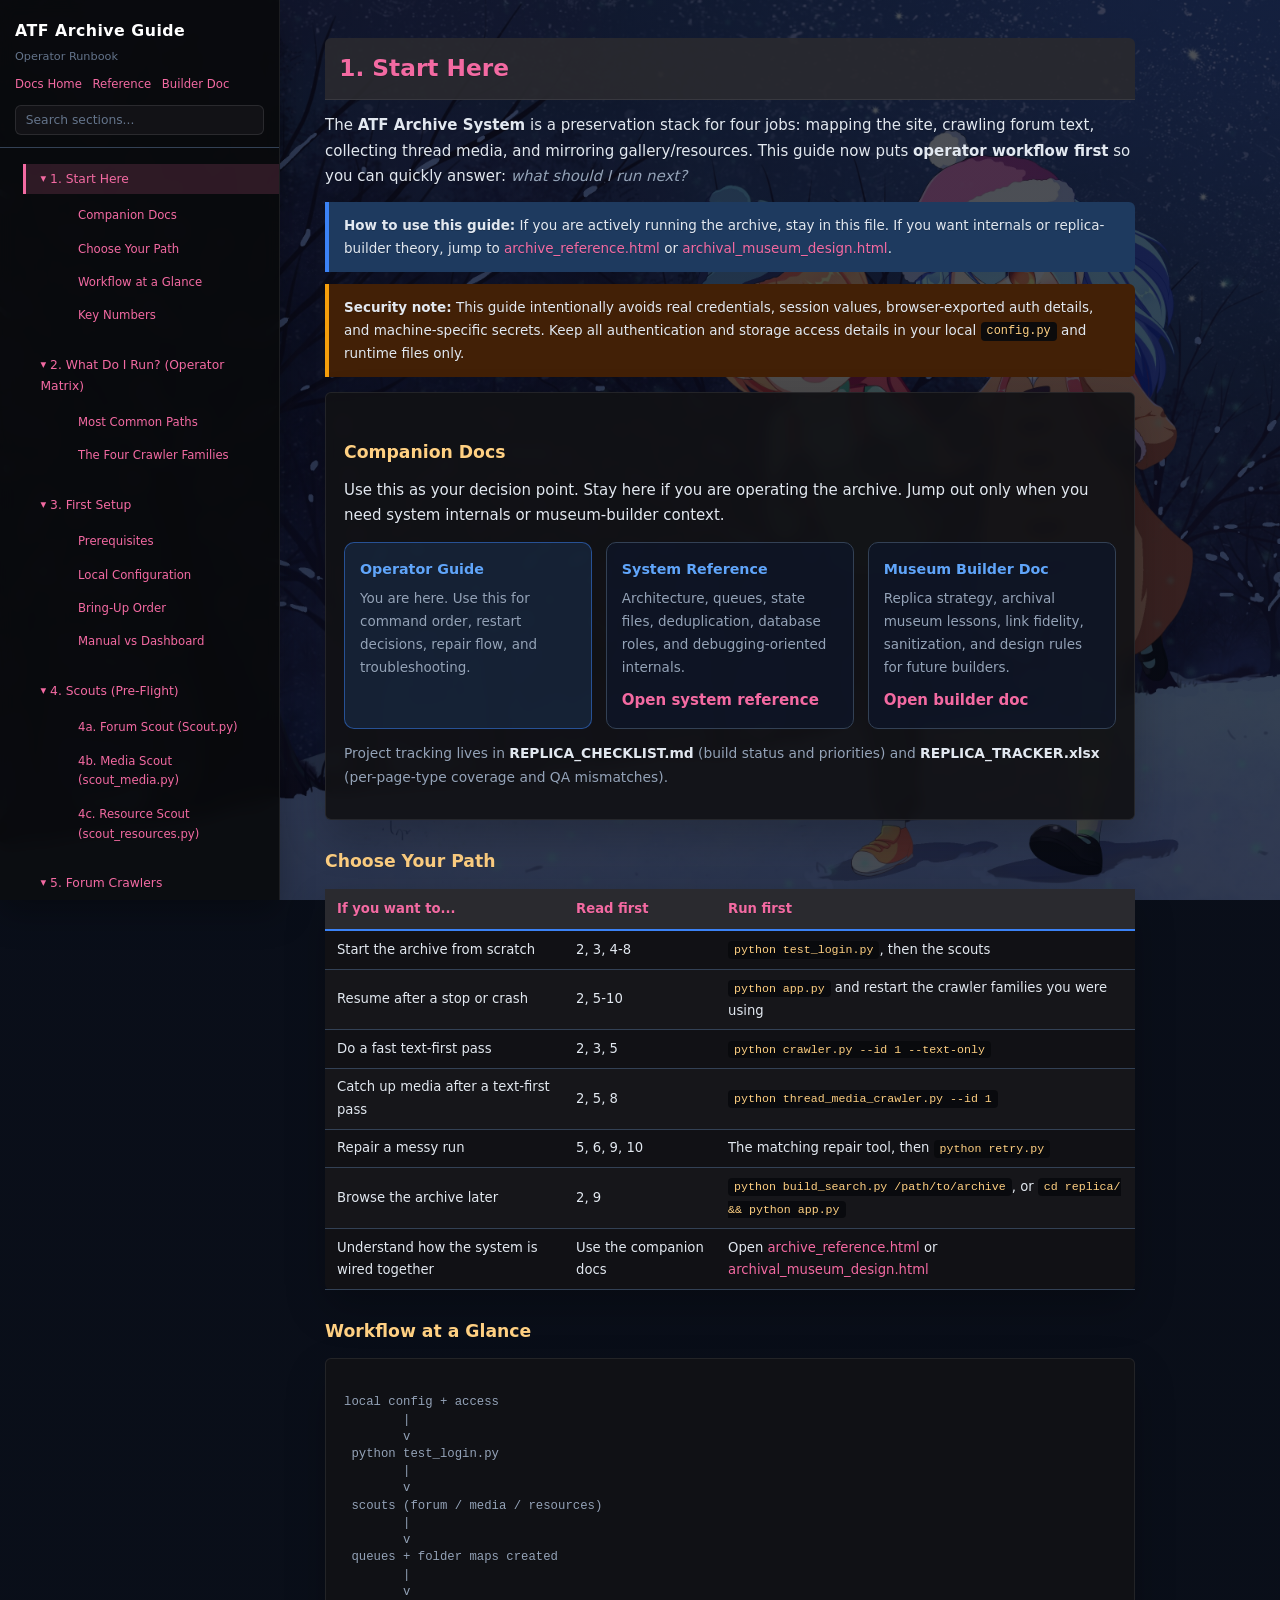
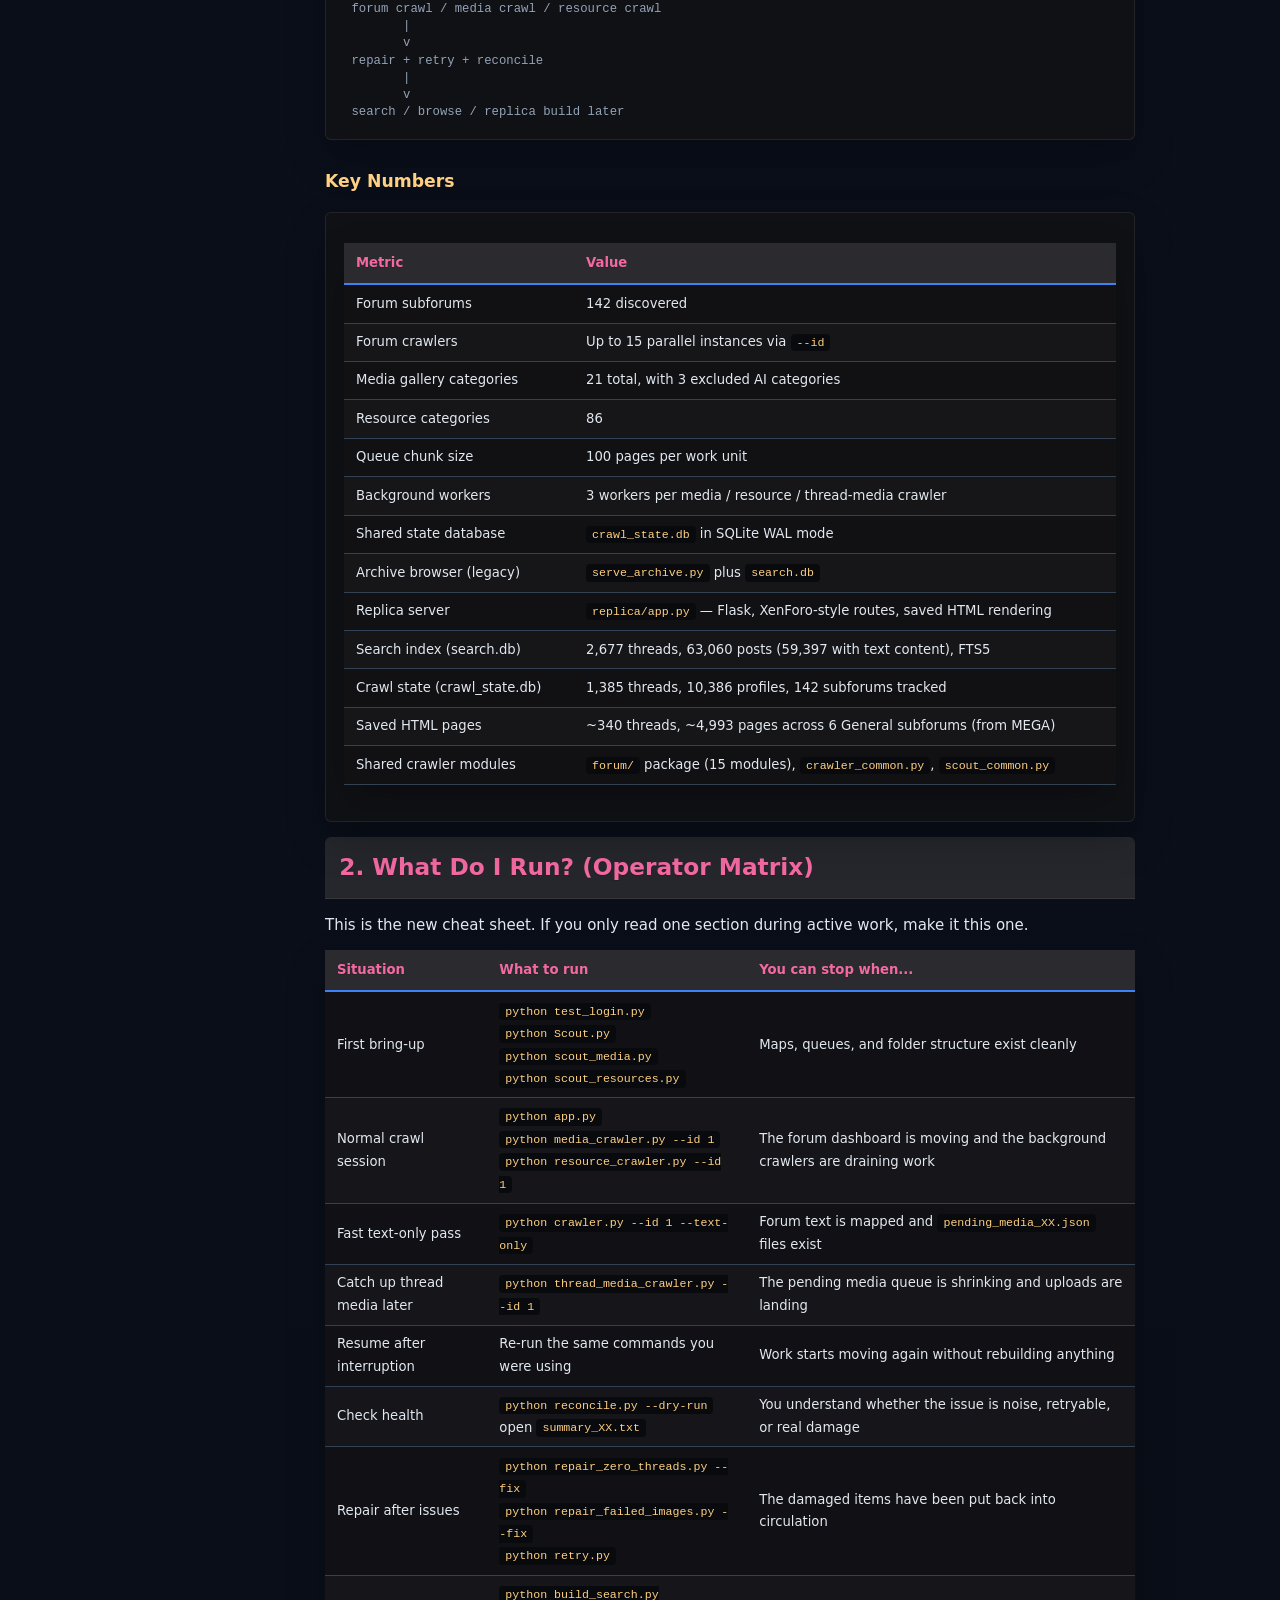
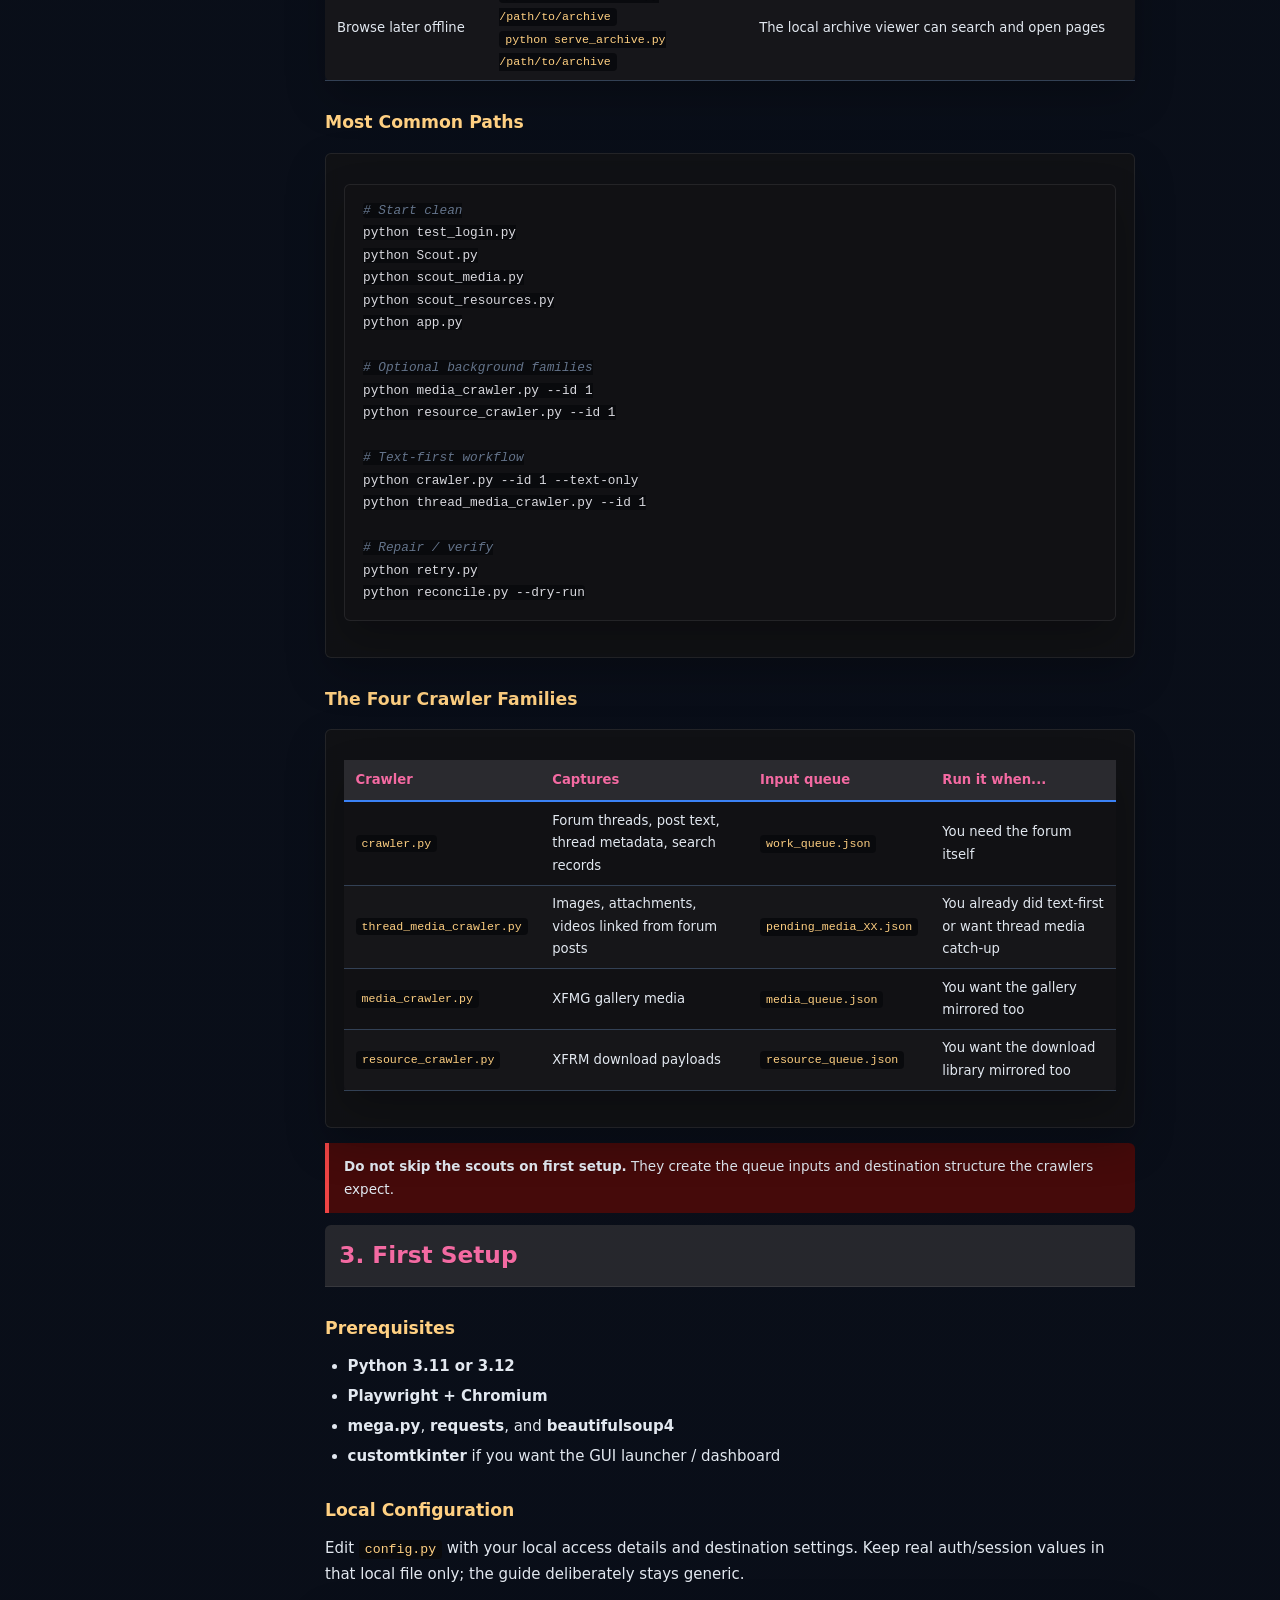
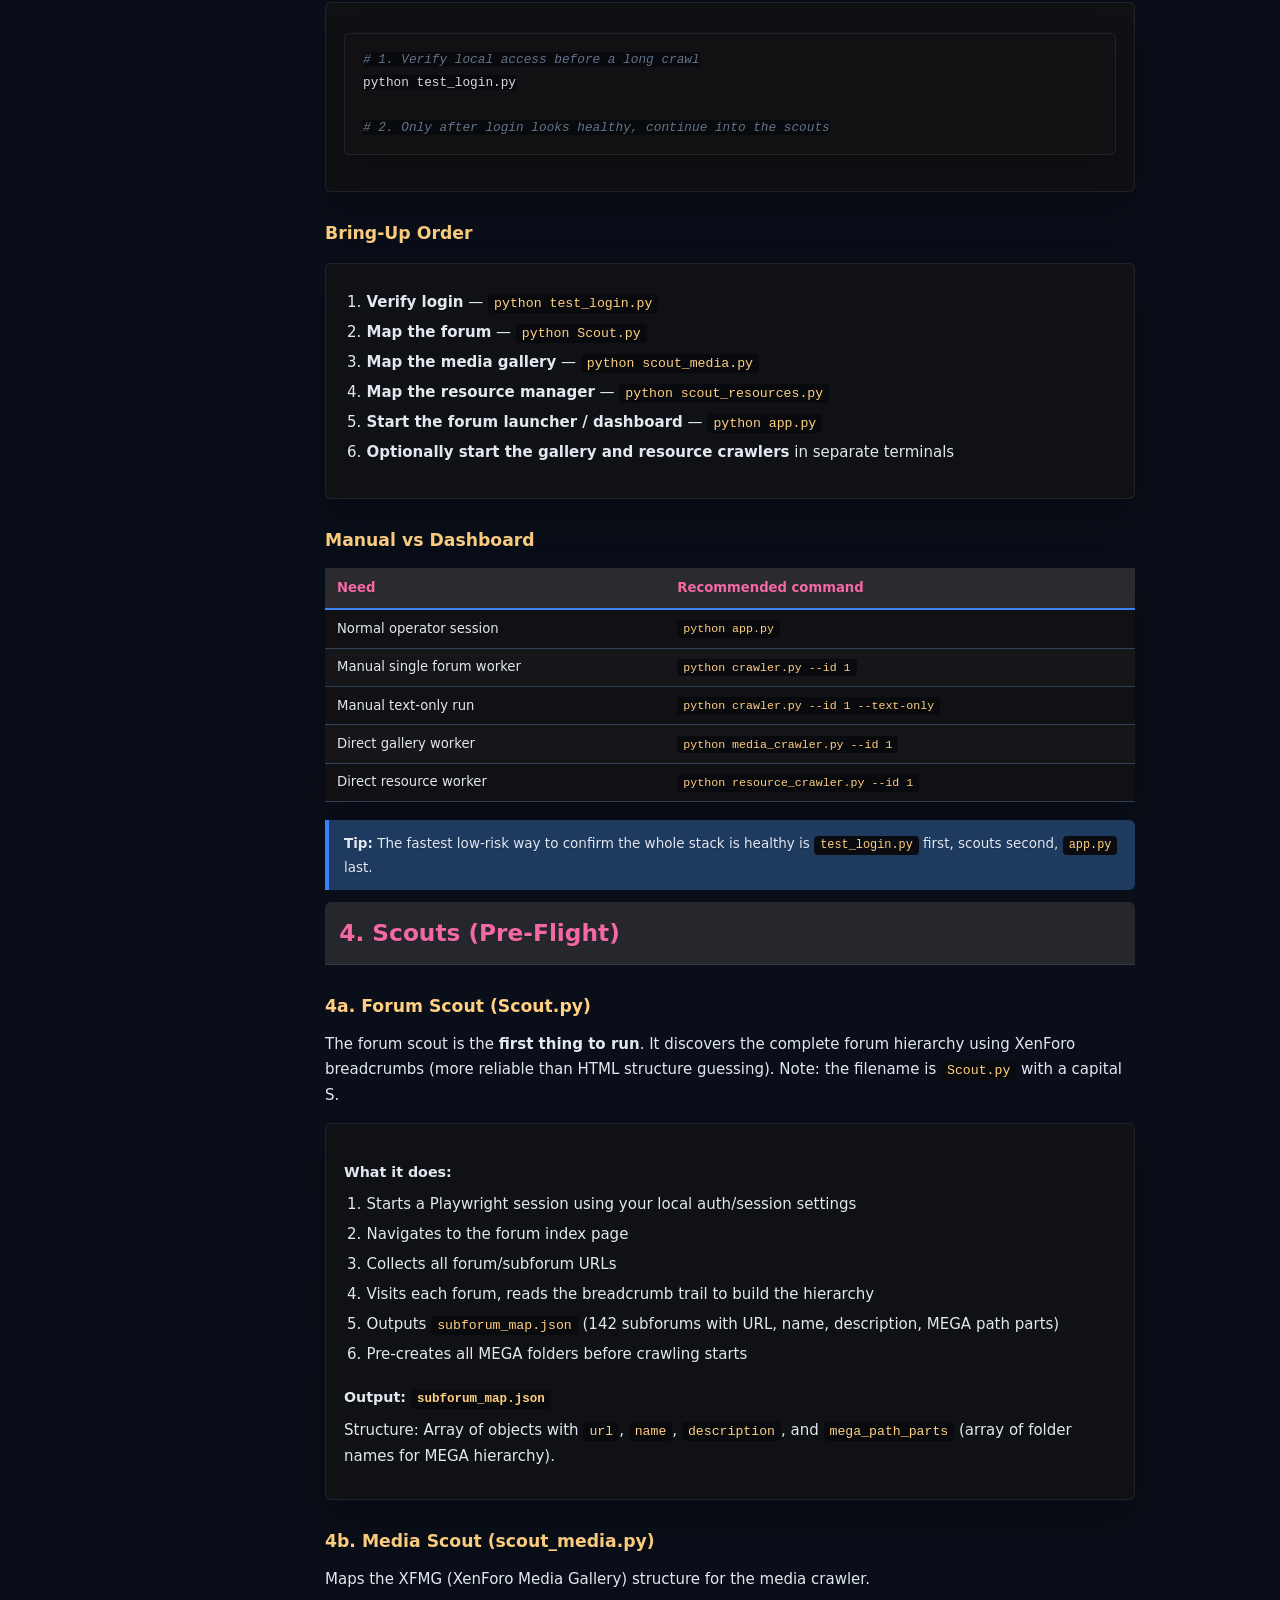
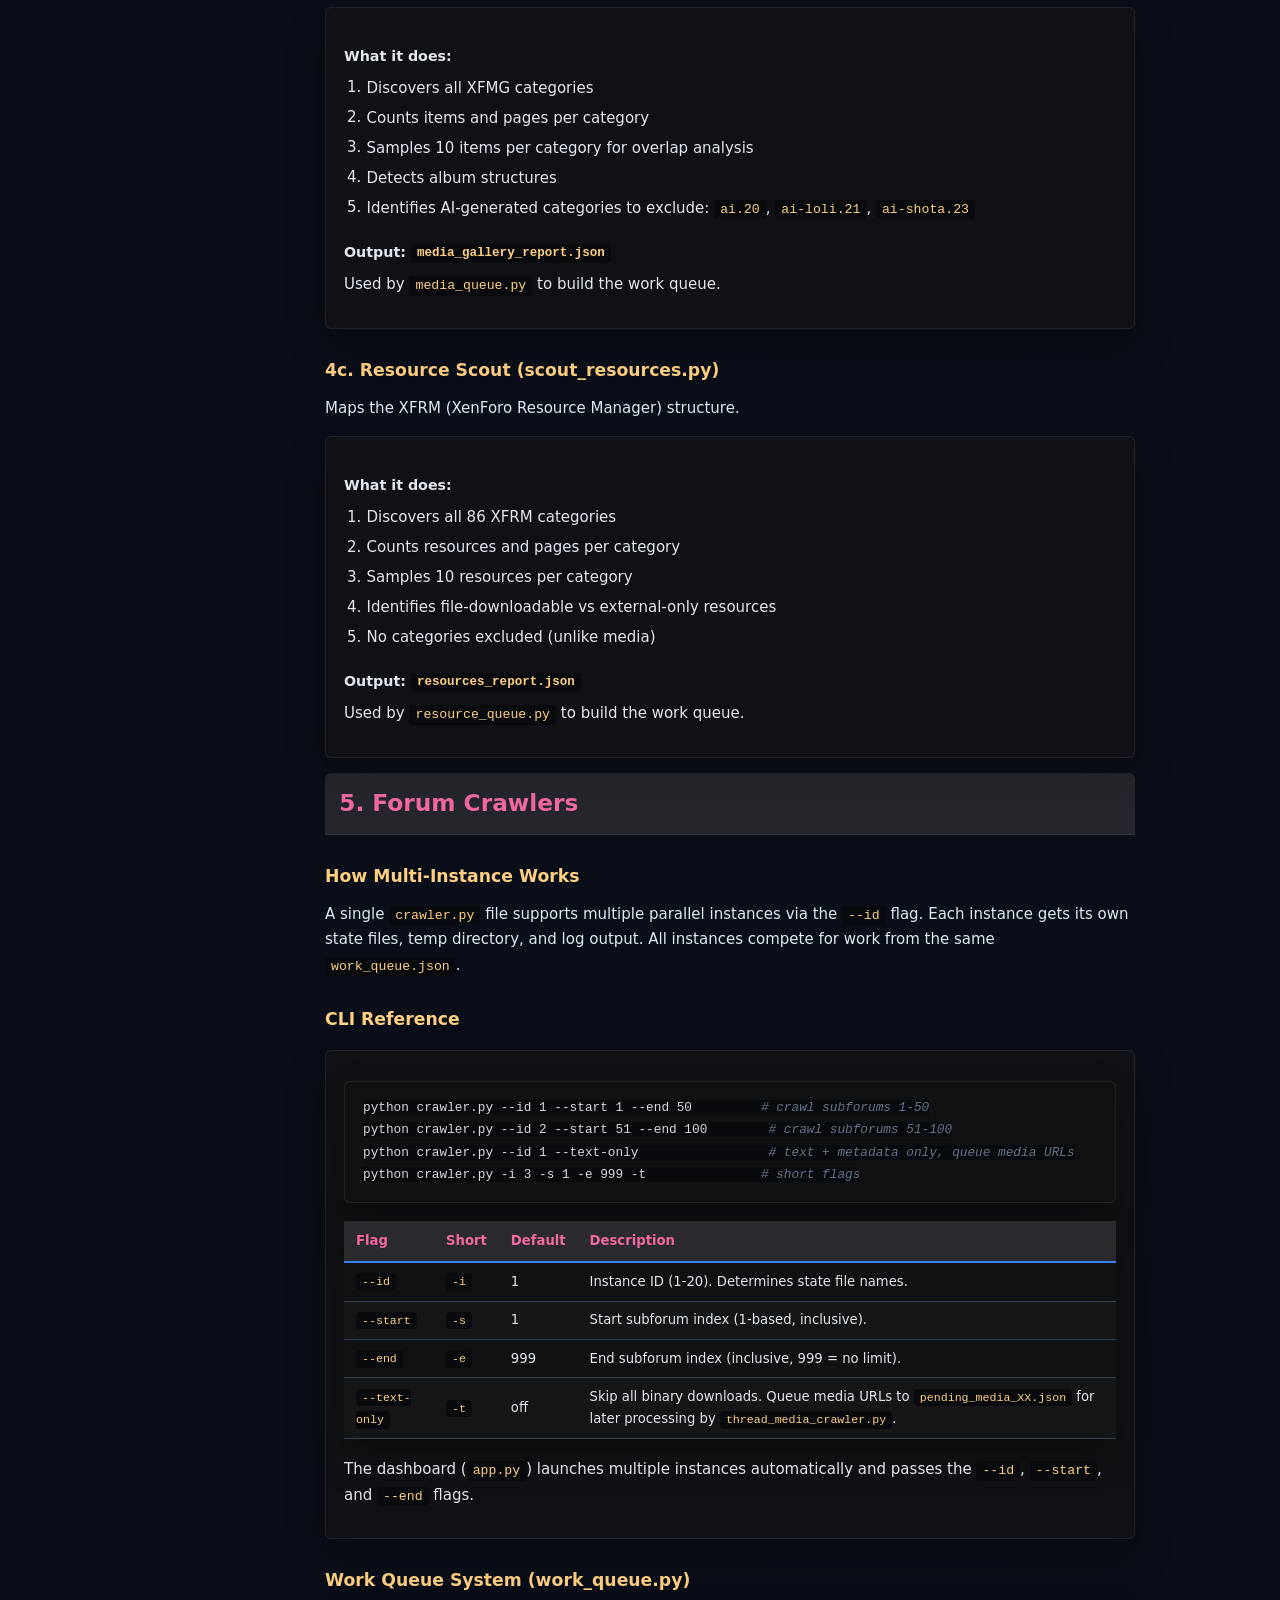
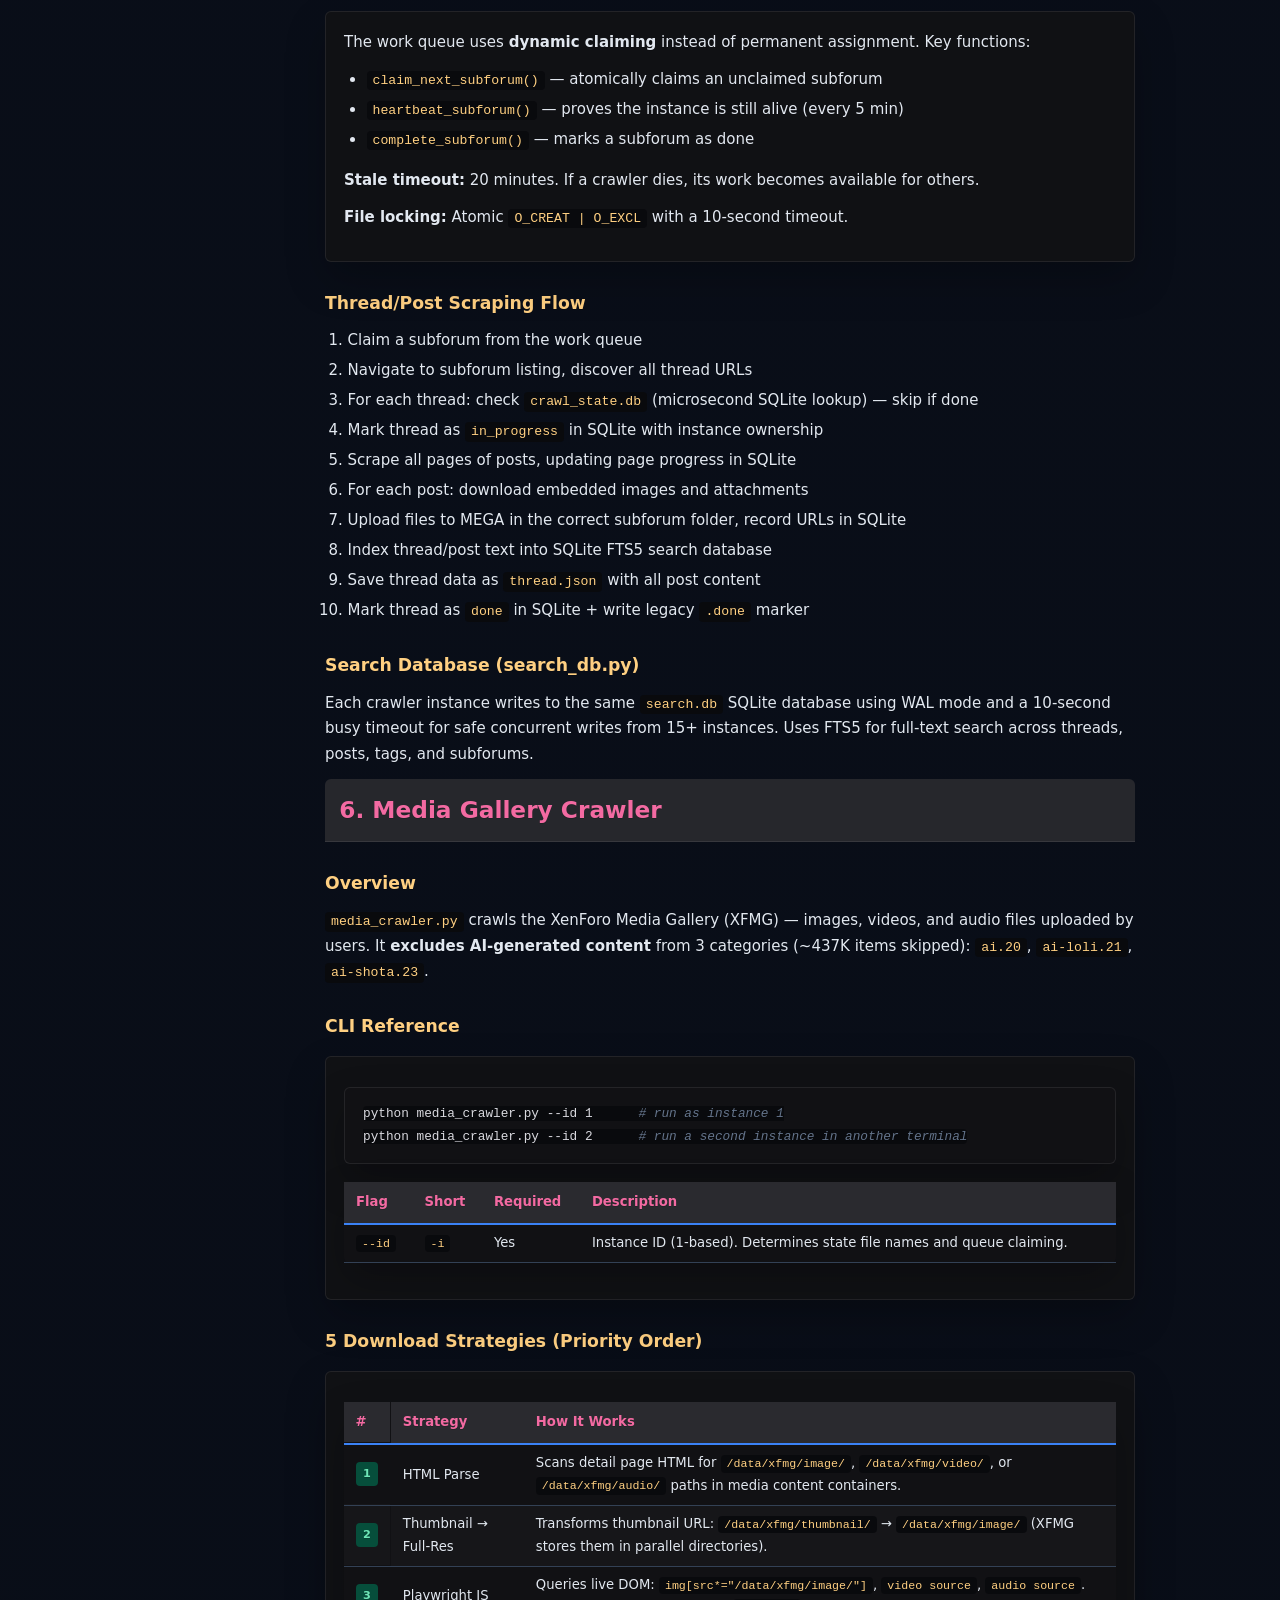
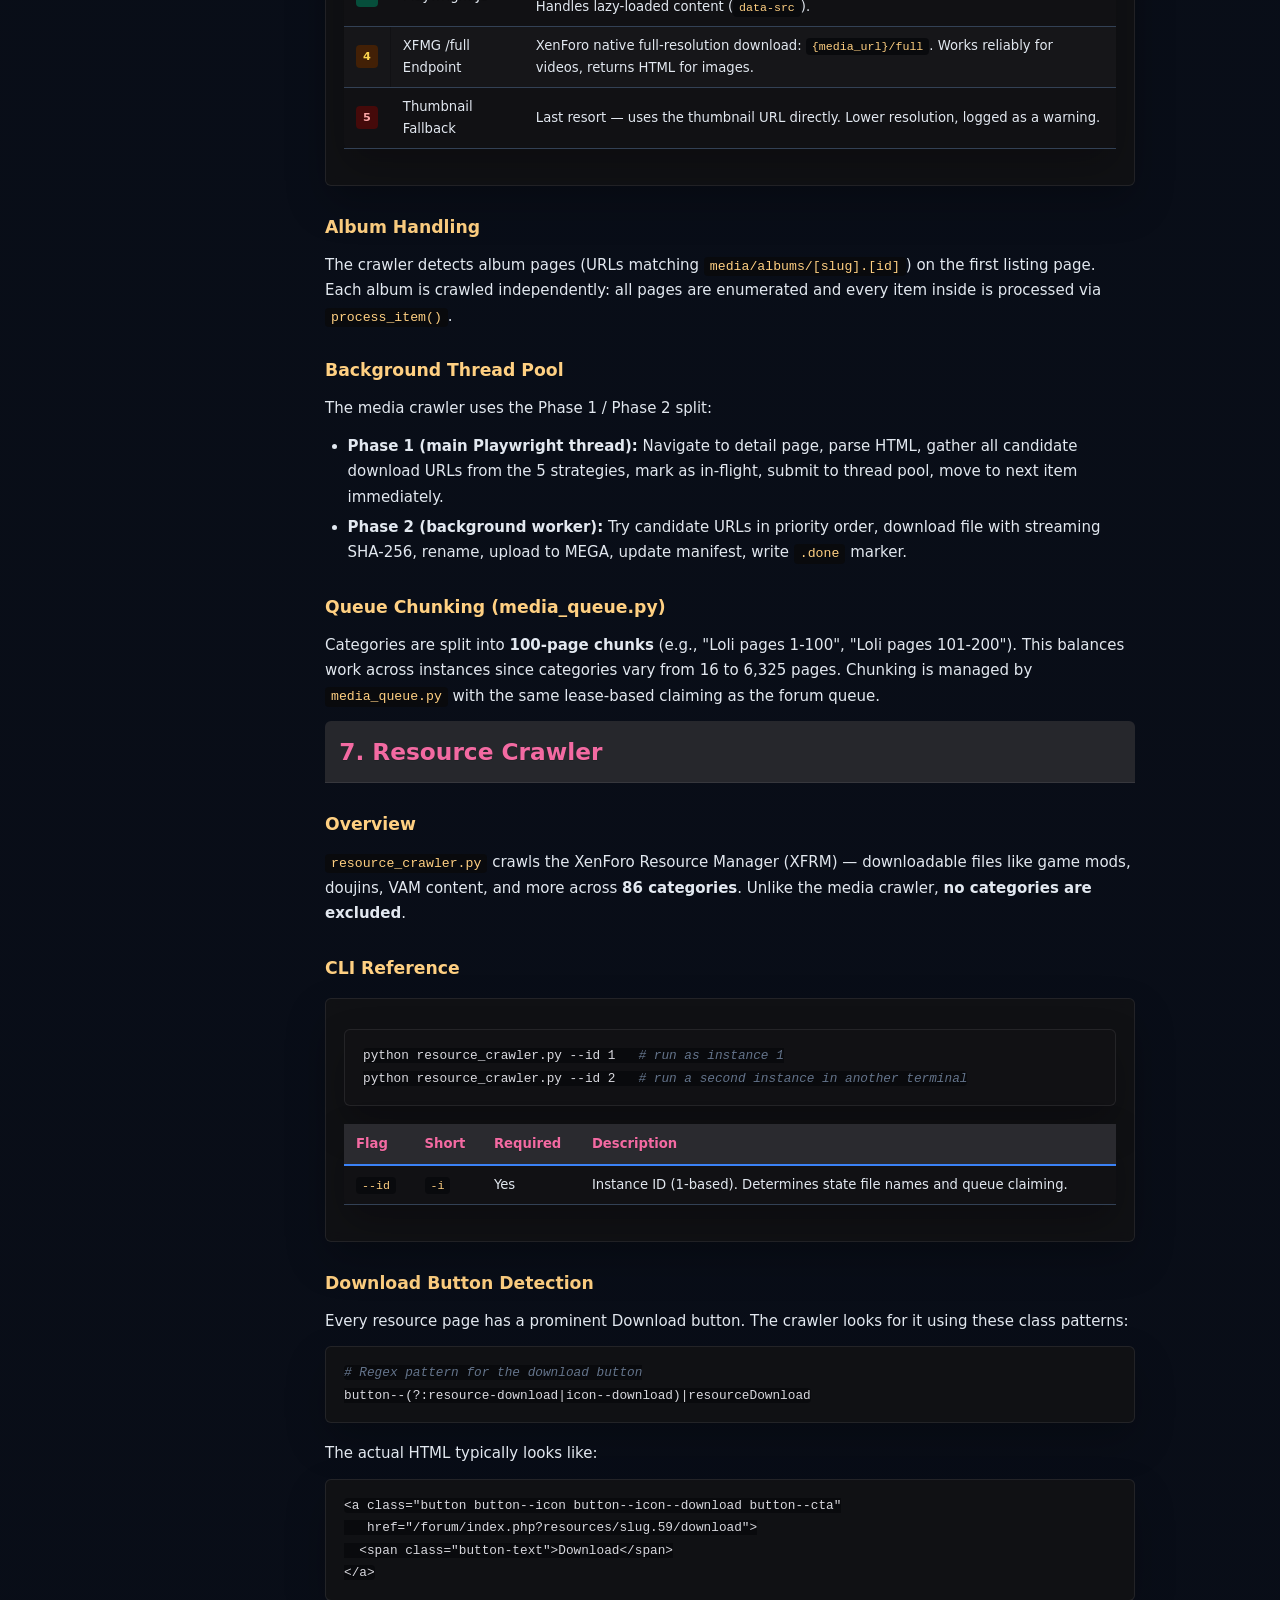
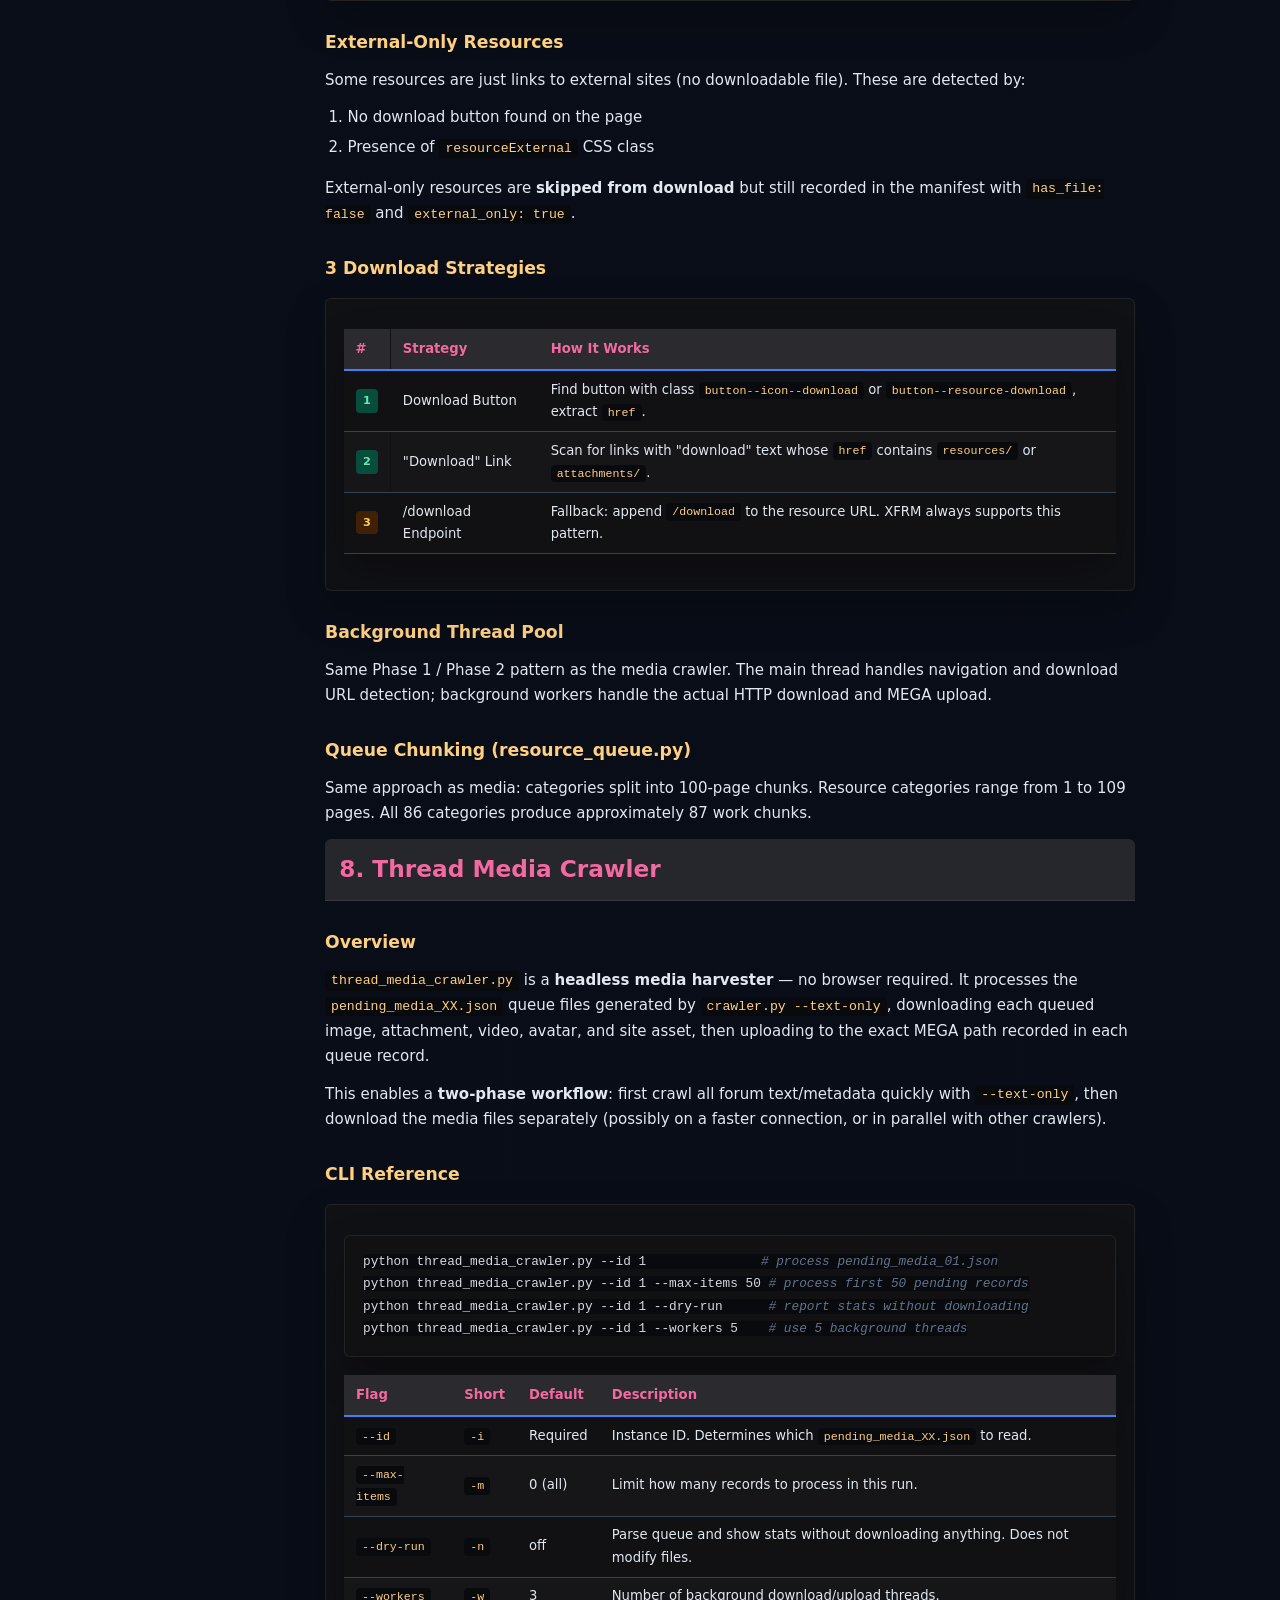
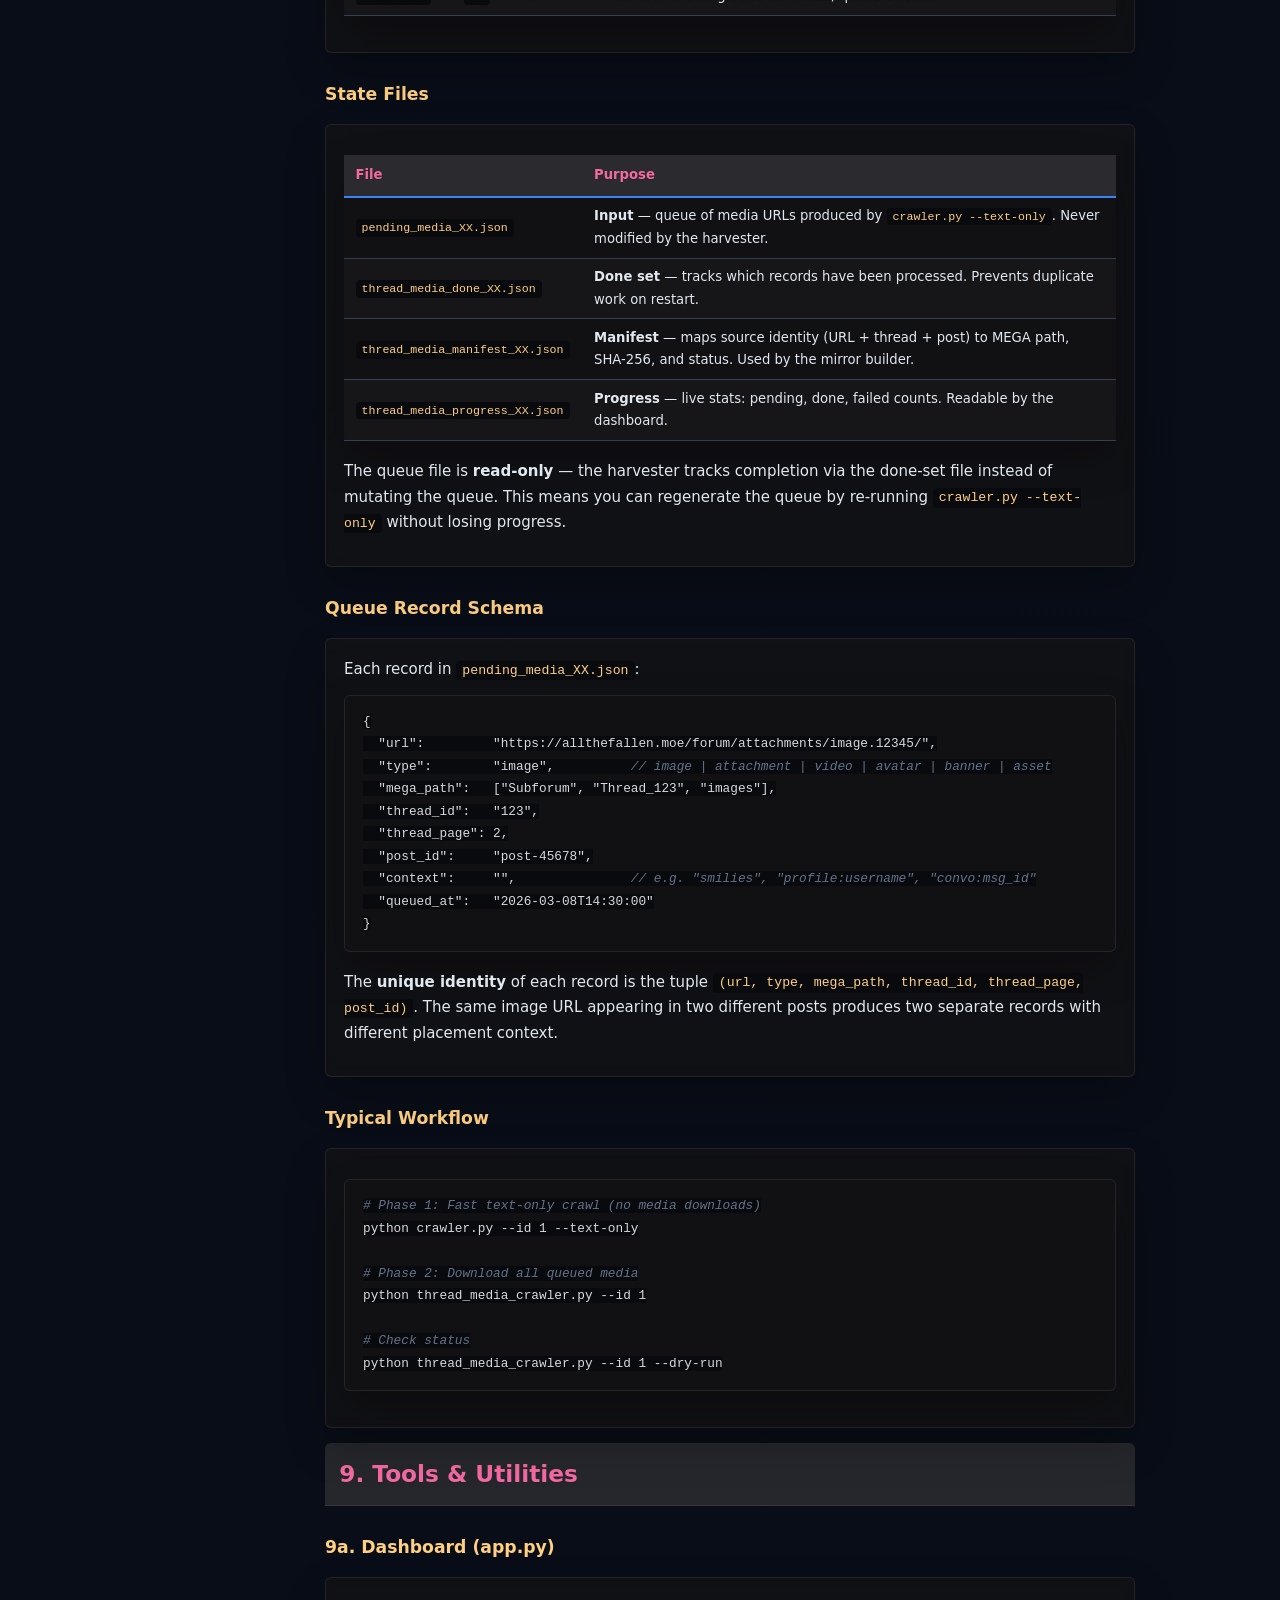
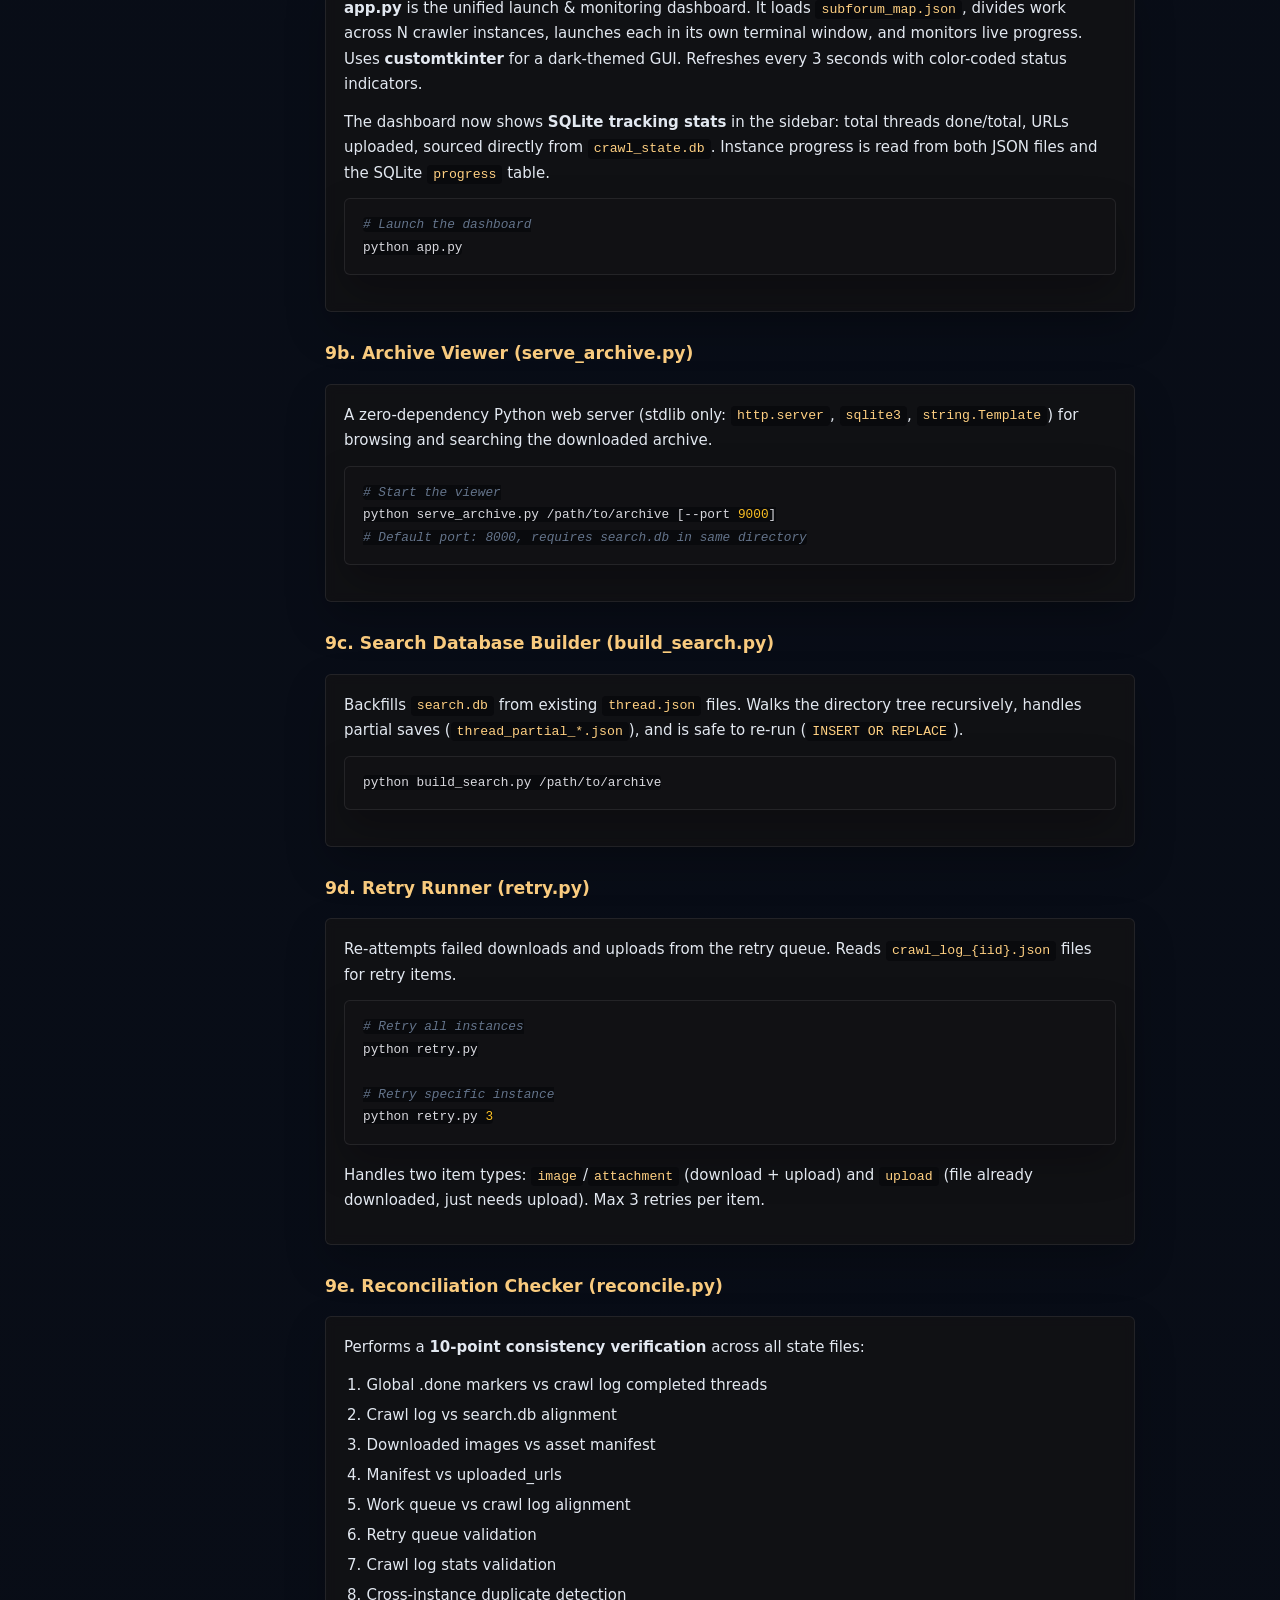
<file: docs/archive_guide.html>
<!DOCTYPE html>
<html lang="en">
<head>
<meta charset="UTF-8">
<meta name="viewport" content="width=device-width, initial-scale=1.0">
<title>ATF Archive Operator Guide</title>
<meta name="theme-color" content="#0f172a">
<link rel="icon" href="data:image/svg+xml,%3Csvg xmlns='http://www.w3.org/2000/svg' viewBox='0 0 64 64'%3E%3Crect width='64' height='64' rx='12' fill='%230f172a'/%3E%3Cpath d='M18 16h22a6 6 0 0 1 6 6v26l-10-5-10 5-10-5V22a6 6 0 0 1 6-6Z' fill='%233b82f6'/%3E%3C/svg%3E">
<link rel="stylesheet" href="docs_assets/atf-docs.css">
<style>
/* ── CSS Custom Properties ── */
:root {
  --bg-body: #111827;
  --bg-sidebar: #0f172a;
  --bg-card: #1e293b;
  --bg-code: #0d1117;
  --bg-table-stripe: #1a2332;
  --bg-hover: #334155;
  --text-primary: #e2e8f0;
  --text-secondary: #94a3b8;
  --text-muted: #64748b;
  --accent: #3b82f6;
  --accent-hover: #60a5fa;
  --accent-dim: #1e3a5f;
  --border: #334155;
  --success: #22c55e;
  --warning: #f59e0b;
  --danger: #ef4444;
  --sidebar-w: 280px;
  --font-sans: 'Segoe UI', system-ui, -apple-system, sans-serif;
  --font-mono: 'Cascadia Code', 'Fira Code', 'Consolas', monospace;
}

/* ── Reset & Base ── */
*, *::before, *::after { box-sizing: border-box; margin: 0; padding: 0; }
html { scroll-behavior: smooth; font-size: 15px; }
body {
  font-family: var(--font-sans);
  background:
    linear-gradient(180deg, rgba(7, 11, 20, 0.72), rgba(7, 11, 20, 0.9)),
    url('docs_assets/backgrounddark-compressed.jpg') top center / cover fixed no-repeat,
    var(--bg-body);
  color: var(--text-primary);
  line-height: 1.7;
  display: flex;
  min-height: 100vh;
}

/* ── Sidebar ── */
#sidebar {
  position: fixed;
  top: 0; left: 0;
  width: var(--sidebar-w);
  height: 100vh;
  background: rgba(15, 23, 42, 0.88);
  border-right: 1px solid var(--border);
  overflow-y: auto;
  z-index: 100;
  display: flex;
  flex-direction: column;
  transition: transform 0.3s ease;
  backdrop-filter: blur(8px);
}
#sidebar-header {
  padding: 1.2rem 1rem 0.8rem;
  border-bottom: 1px solid var(--border);
  flex-shrink: 0;
}
#sidebar-header h1 {
  font-size: 1.05rem;
  color: var(--accent);
  font-weight: 700;
  letter-spacing: 0.5px;
}
#sidebar-header .subtitle {
  font-size: 0.75rem;
  color: var(--text-muted);
  margin-top: 2px;
}
.doc-switch {
  display: flex;
  flex-wrap: wrap;
  gap: 0.45rem 0.7rem;
  margin-top: 0.6rem;
  font-size: 0.78rem;
}
.doc-switch a {
  color: var(--accent);
  text-decoration: none;
}
.doc-switch a:hover { text-decoration: underline; }
#search-box {
  width: 100%;
  margin-top: 0.7rem;
  padding: 0.45rem 0.65rem;
  background: var(--bg-card);
  border: 1px solid var(--border);
  border-radius: 6px;
  color: var(--text-primary);
  font-size: 0.82rem;
  outline: none;
  font-family: var(--font-sans);
}
#search-box:focus { border-color: var(--accent); }
#search-box::placeholder { color: var(--text-muted); }

#toc {
  flex: 1;
  overflow-y: auto;
  padding: 0.6rem 0;
}
#toc ul { list-style: none; }
#toc > ul > li { margin-bottom: 2px; }
#toc a {
  display: block;
  padding: 0.3rem 1rem;
  color: var(--text-secondary);
  text-decoration: none;
  font-size: 0.82rem;
  border-left: 3px solid transparent;
  transition: all 0.15s;
}
#toc a:hover { color: var(--text-primary); background: var(--bg-hover); }
#toc a.active {
  color: var(--accent);
  border-left-color: var(--accent);
  background: var(--accent-dim);
}
#toc .toc-h3 { padding-left: 2rem; font-size: 0.78rem; }
#toc .toc-group-toggle {
  cursor: pointer;
  user-select: none;
}
#toc .toc-group-toggle::before {
  content: '\25BC';
  display: inline-block;
  width: 1em;
  font-size: 0.6em;
  vertical-align: middle;
  transition: transform 0.2s;
  margin-right: 0.3em;
}
#toc .toc-group-toggle.collapsed::before { transform: rotate(-90deg); }
#toc .toc-children { overflow: hidden; transition: max-height 0.3s ease; }
#toc .toc-children.collapsed { max-height: 0 !important; }

/* ── Main Content ── */
#content {
  margin-left: var(--sidebar-w);
  flex: 1;
  max-width: 900px;
  padding: 2.5rem 3rem 4rem;
}

/* ── Toggle button (mobile) ── */
#sidebar-toggle {
  display: none;
  position: fixed;
  top: 0.7rem; left: 0.7rem;
  z-index: 200;
  background: var(--bg-card);
  border: 1px solid var(--border);
  color: var(--text-primary);
  padding: 0.4rem 0.7rem;
  border-radius: 6px;
  cursor: pointer;
  font-size: 1.1rem;
}

/* ── Typography ── */
h2 {
  font-size: 1.55rem;
  color: var(--accent);
  margin: 2.5rem 0 1rem;
  padding-bottom: 0.4rem;
  border-bottom: 2px solid var(--accent-dim);
  font-weight: 700;
}
h2:first-of-type { margin-top: 0; }
h3 {
  font-size: 1.15rem;
  color: var(--accent-hover);
  margin: 1.8rem 0 0.7rem;
  font-weight: 600;
}
h4 {
  font-size: 0.95rem;
  color: var(--text-primary);
  margin: 1.2rem 0 0.5rem;
  font-weight: 600;
}
p { margin-bottom: 0.8rem; }
strong { color: var(--text-primary); }
em { color: var(--text-secondary); font-style: italic; }
a { color: var(--accent); text-decoration: none; }
a:hover { color: var(--accent-hover); text-decoration: underline; }
ul, ol { margin: 0.5rem 0 1rem 1.5rem; }
li { margin-bottom: 0.3rem; }

/* ── Code ── */
code {
  font-family: var(--font-mono);
  background: var(--bg-code);
  padding: 0.15rem 0.4rem;
  border-radius: 4px;
  font-size: 0.88em;
  color: #7dd3fc;
}
pre {
  background: var(--bg-code);
  border: 1px solid var(--border);
  border-radius: 8px;
  padding: 1rem 1.2rem;
  overflow-x: auto;
  margin: 0.8rem 0 1.2rem;
  line-height: 1.5;
}
pre code {
  background: none;
  padding: 0;
  font-size: 0.85rem;
  color: var(--text-primary);
}
.kw { color: #c084fc; }
.str { color: #86efac; }
.cmt { color: #64748b; font-style: italic; }
.fn { color: #7dd3fc; }
.num { color: #fbbf24; }

/* ── Tables ── */
table {
  width: 100%;
  border-collapse: collapse;
  margin: 0.8rem 0 1.2rem;
  font-size: 0.88rem;
}
thead { position: sticky; top: 0; }
th {
  background: var(--accent-dim);
  color: var(--accent-hover);
  text-align: left;
  padding: 0.6rem 0.8rem;
  font-weight: 600;
  border-bottom: 2px solid var(--accent);
}
td {
  padding: 0.5rem 0.8rem;
  border-bottom: 1px solid var(--border);
}
tr:nth-child(even) td { background: var(--bg-table-stripe); }
tr:hover td { background: var(--bg-hover); }

/* ── Cards / Info Boxes ── */
.card {
  background: var(--bg-card);
  border: 1px solid var(--border);
  border-radius: 8px;
  padding: 1.2rem;
  margin: 1rem 0;
  backdrop-filter: blur(6px);
}
.doc-grid {
  display: grid;
  grid-template-columns: repeat(auto-fit, minmax(220px, 1fr));
  gap: 0.9rem;
  margin-top: 0.9rem;
}
.doc-card {
  background: rgba(15, 23, 42, 0.72);
  border: 1px solid var(--border);
  border-radius: 10px;
  padding: 0.95rem 1rem;
}
.doc-card.current {
  border-color: rgba(59, 130, 246, 0.5);
  background: rgba(30, 58, 95, 0.42);
}
.doc-card h4 {
  margin: 0 0 0.35rem;
  color: var(--accent-hover);
}
.doc-card p {
  margin: 0;
  color: var(--text-secondary);
  font-size: 0.9rem;
}
.doc-card a {
  display: inline-block;
  margin-top: 0.65rem;
  font-weight: 600;
}
.tracking-note {
  margin-top: 0.9rem;
  color: var(--text-secondary);
  font-size: 0.92rem;
}
.info-box {
  border-left: 4px solid var(--accent);
  background: var(--accent-dim);
  padding: 0.8rem 1rem;
  border-radius: 0 6px 6px 0;
  margin: 0.8rem 0;
  font-size: 0.9rem;
}
.warn-box {
  border-left: 4px solid var(--warning);
  background: #422006;
  padding: 0.8rem 1rem;
  border-radius: 0 6px 6px 0;
  margin: 0.8rem 0;
  font-size: 0.9rem;
}
.danger-box {
  border-left: 4px solid var(--danger);
  background: #450a0a;
  padding: 0.8rem 1rem;
  border-radius: 0 6px 6px 0;
  margin: 0.8rem 0;
  font-size: 0.9rem;
}

/* ── Details/Summary ── */
details {
  background: rgba(30, 41, 59, 0.9);
  border: 1px solid var(--border);
  border-radius: 8px;
  margin: 0.8rem 0;
  backdrop-filter: blur(6px);
}
details > summary {
  padding: 0.7rem 1rem;
  cursor: pointer;
  font-weight: 600;
  color: var(--accent-hover);
  user-select: none;
}
details > summary:hover { background: var(--bg-hover); border-radius: 8px; }
details[open] > summary { border-bottom: 1px solid var(--border); border-radius: 8px 8px 0 0; }
details > .details-body { padding: 1rem; }

/* ── Diagram blocks ── */
.diagram {
  background: var(--bg-code);
  border: 1px solid var(--border);
  border-radius: 8px;
  padding: 1.2rem;
  overflow-x: auto;
  font-family: var(--font-mono);
  font-size: 0.82rem;
  line-height: 1.4;
  color: var(--text-secondary);
  margin: 0.8rem 0 1.2rem;
  white-space: pre;
}

/* ── Back to top ── */
#back-to-top {
  position: fixed;
  bottom: 1.5rem;
  right: 1.5rem;
  background: var(--accent);
  color: #fff;
  border: none;
  border-radius: 50%;
  width: 42px;
  height: 42px;
  font-size: 1.3rem;
  cursor: pointer;
  box-shadow: 0 2px 8px rgba(0,0,0,0.4);
  opacity: 0;
  pointer-events: none;
  transition: opacity 0.3s;
  z-index: 50;
}
#back-to-top.visible { opacity: 1; pointer-events: auto; }
#back-to-top:hover { background: var(--accent-hover); }

/* ── Section ── */
section { scroll-margin-top: 1rem; }

/* ── Badges ── */
.badge {
  display: inline-block;
  padding: 0.15rem 0.5rem;
  border-radius: 4px;
  font-size: 0.75rem;
  font-weight: 600;
}
.badge-blue { background: var(--accent-dim); color: var(--accent-hover); }
.badge-green { background: #064e3b; color: #6ee7b7; }
.badge-yellow { background: #422006; color: #fcd34d; }
.badge-red { background: #450a0a; color: #fca5a5; }

/* ── Responsive ── */
@media (max-width: 900px) {
  #sidebar { transform: translateX(-100%); }
  #sidebar.open { transform: translateX(0); }
  #sidebar-toggle { display: block; }
  #content { margin-left: 0; padding: 2rem 1.5rem; }
}

/* ── Print ── */
@media print {
  #sidebar, #sidebar-toggle, #back-to-top { display: none !important; }
  #content { margin-left: 0; max-width: 100%; padding: 0; }
  body { background: #fff; color: #1a1a1a; }
  h2 { color: #1a1a1a; border-color: #ccc; }
  h3, h4 { color: #333; }
  code { background: #f0f0f0; color: #333; }
  pre { background: #f5f5f5; border-color: #ddd; }
  pre code { color: #333; }
  .card, details { border-color: #ddd; background: #fafafa; }
  .info-box { background: #e8f4fd; border-color: #2563eb; }
  table, th, td { border: 1px solid #ccc; }
  th { background: #e5e7eb; color: #333; }
  tr:nth-child(even) td { background: #f9fafb; }
  a { color: #2563eb; }
}
</style>
</head>
<body class="docs-content">

<!-- Sidebar Toggle (mobile) -->
<button id="sidebar-toggle" aria-label="Toggle navigation">&#9776;</button>

<!-- Sidebar -->
<nav id="sidebar">
  <div id="sidebar-header">
    <h1>ATF Archive Guide</h1>
    <div class="subtitle">Operator Runbook</div>
    <div class="doc-switch">
      <a href="index.html">Docs Home</a>
      <a href="archive_reference.html">Reference</a>
      <a href="archival_museum_design.html">Builder Doc</a>
    </div>
    <input type="text" id="search-box" placeholder="Search sections..." autocomplete="off">
  </div>
  <div id="toc"><!-- JS generates TOC here --></div>
</nav>

<!-- Main Content -->
<main id="content">

<!-- ============================================================ -->
<!-- SECTION 1: OVERVIEW -->
<!-- ============================================================ -->
<section id="overview">
<h2>1. Start Here</h2>

<p>The <strong>ATF Archive System</strong> is a preservation stack for four jobs: mapping the site, crawling forum text, collecting thread media, and mirroring gallery/resources. This guide now puts <strong>operator workflow first</strong> so you can quickly answer: <em>what should I run next?</em></p>

<div class="info-box">
  <strong>How to use this guide:</strong> If you are actively running the archive, stay in this file. If you want internals or replica-builder theory, jump to <a href="archive_reference.html">archive_reference.html</a> or <a href="archival_museum_design.html">archival_museum_design.html</a>.
</div>

<div class="warn-box">
  <strong>Security note:</strong> This guide intentionally avoids real credentials, session values, browser-exported auth details, and machine-specific secrets. Keep all authentication and storage access details in your local <code>config.py</code> and runtime files only.
</div>

<div class="card">
  <h3 id="doc-set">Companion Docs</h3>
  <p>Use this as your decision point. Stay here if you are operating the archive. Jump out only when you need system internals or museum-builder context.</p>
  <div class="doc-grid">
    <div class="doc-card current">
      <h4>Operator Guide</h4>
      <p>You are here. Use this for command order, restart decisions, repair flow, and troubleshooting.</p>
    </div>
    <div class="doc-card">
      <h4>System Reference</h4>
      <p>Architecture, queues, state files, deduplication, database roles, and debugging-oriented internals.</p>
      <a href="archive_reference.html">Open system reference</a>
    </div>
    <div class="doc-card">
      <h4>Museum Builder Doc</h4>
      <p>Replica strategy, archival museum lessons, link fidelity, sanitization, and design rules for future builders.</p>
      <a href="archival_museum_design.html">Open builder doc</a>
    </div>
  </div>
  <p class="tracking-note">Project tracking lives in <strong>REPLICA_CHECKLIST.md</strong> (build status and priorities) and <strong>REPLICA_TRACKER.xlsx</strong> (per-page-type coverage and QA mismatches).</p>
</div>

<h3 id="choose-your-path">Choose Your Path</h3>
<table>
<thead><tr><th>If you want to...</th><th>Read first</th><th>Run first</th></tr></thead>
<tbody>
<tr><td>Start the archive from scratch</td><td>2, 3, 4-8</td><td><code>python test_login.py</code>, then the scouts</td></tr>
<tr><td>Resume after a stop or crash</td><td>2, 5-10</td><td><code>python app.py</code> and restart the crawler families you were using</td></tr>
<tr><td>Do a fast text-first pass</td><td>2, 3, 5</td><td><code>python crawler.py --id 1 --text-only</code></td></tr>
<tr><td>Catch up media after a text-first pass</td><td>2, 5, 8</td><td><code>python thread_media_crawler.py --id 1</code></td></tr>
<tr><td>Repair a messy run</td><td>5, 6, 9, 10</td><td>The matching repair tool, then <code>python retry.py</code></td></tr>
<tr><td>Browse the archive later</td><td>2, 9</td><td><code>python build_search.py /path/to/archive</code>, or <code>cd replica/ &amp;&amp; python app.py</code></td></tr>
<tr><td>Understand how the system is wired together</td><td>Use the companion docs</td><td>Open <a href="archive_reference.html">archive_reference.html</a> or <a href="archival_museum_design.html">archival_museum_design.html</a></td></tr>
</tbody>
</table>

<h3 id="workflow-at-a-glance">Workflow at a Glance</h3>
<div class="diagram">
local config + access
        |
        v
 python test_login.py
        |
        v
 scouts (forum / media / resources)
        |
        v
 queues + folder maps created
        |
        v
 forum crawl / media crawl / resource crawl
        |
        v
 repair + retry + reconcile
        |
        v
 search / browse / replica build later
</div>

<h3 id="key-numbers">Key Numbers</h3>
<div class="card">
<table>
<thead><tr><th>Metric</th><th>Value</th></tr></thead>
<tbody>
<tr><td>Forum subforums</td><td>142 discovered</td></tr>
<tr><td>Forum crawlers</td><td>Up to 15 parallel instances via <code>--id</code></td></tr>
<tr><td>Media gallery categories</td><td>21 total, with 3 excluded AI categories</td></tr>
<tr><td>Resource categories</td><td>86</td></tr>
<tr><td>Queue chunk size</td><td>100 pages per work unit</td></tr>
<tr><td>Background workers</td><td>3 workers per media / resource / thread-media crawler</td></tr>
<tr><td>Shared state database</td><td><code>crawl_state.db</code> in SQLite WAL mode</td></tr>
<tr><td>Archive browser (legacy)</td><td><code>serve_archive.py</code> plus <code>search.db</code></td></tr>
<tr><td>Replica server</td><td><code>replica/app.py</code> &mdash; Flask, XenForo-style routes, saved HTML rendering</td></tr>
<tr><td>Search index (search.db)</td><td>2,677 threads, 63,060 posts (59,397 with text content), FTS5</td></tr>
<tr><td>Crawl state (crawl_state.db)</td><td>1,385 threads, 10,386 profiles, 142 subforums tracked</td></tr>
<tr><td>Saved HTML pages</td><td>~340 threads, ~4,993 pages across 6 General subforums (from MEGA)</td></tr>
<tr><td>Shared crawler modules</td><td><code>forum/</code> package (15 modules), <code>crawler_common.py</code>, <code>scout_common.py</code></td></tr>
</tbody>
</table>
</div>
</section>

<!-- ============================================================ -->
<!-- SECTION 2: QUICK REFERENCE -->
<!-- ============================================================ -->
<section id="quick-ref">
<h2>2. What Do I Run? (Operator Matrix)</h2>

<p>This is the new cheat sheet. If you only read one section during active work, make it this one.</p>

<table>
<thead><tr><th>Situation</th><th>What to run</th><th>You can stop when...</th></tr></thead>
<tbody>
<tr><td>First bring-up</td><td><code>python test_login.py</code><br><code>python Scout.py</code><br><code>python scout_media.py</code><br><code>python scout_resources.py</code></td><td>Maps, queues, and folder structure exist cleanly</td></tr>
<tr><td>Normal crawl session</td><td><code>python app.py</code><br><code>python media_crawler.py --id 1</code><br><code>python resource_crawler.py --id 1</code></td><td>The forum dashboard is moving and the background crawlers are draining work</td></tr>
<tr><td>Fast text-only pass</td><td><code>python crawler.py --id 1 --text-only</code></td><td>Forum text is mapped and <code>pending_media_XX.json</code> files exist</td></tr>
<tr><td>Catch up thread media later</td><td><code>python thread_media_crawler.py --id 1</code></td><td>The pending media queue is shrinking and uploads are landing</td></tr>
<tr><td>Resume after interruption</td><td>Re-run the same commands you were using</td><td>Work starts moving again without rebuilding anything</td></tr>
<tr><td>Check health</td><td><code>python reconcile.py --dry-run</code><br>open <code>summary_XX.txt</code></td><td>You understand whether the issue is noise, retryable, or real damage</td></tr>
<tr><td>Repair after issues</td><td><code>python repair_zero_threads.py --fix</code><br><code>python repair_failed_images.py --fix</code><br><code>python retry.py</code></td><td>The damaged items have been put back into circulation</td></tr>
<tr><td>Browse later offline</td><td><code>python build_search.py /path/to/archive</code><br><code>python serve_archive.py /path/to/archive</code></td><td>The local archive viewer can search and open pages</td></tr>
</tbody>
</table>

<h3 id="qr-most-common-paths">Most Common Paths</h3>
<div class="card">
<pre><code><span class="cmt"># Start clean</span>
python test_login.py
python Scout.py
python scout_media.py
python scout_resources.py
python app.py

<span class="cmt"># Optional background families</span>
python media_crawler.py --id 1
python resource_crawler.py --id 1

<span class="cmt"># Text-first workflow</span>
python crawler.py --id 1 --text-only
python thread_media_crawler.py --id 1

<span class="cmt"># Repair / verify</span>
python retry.py
python reconcile.py --dry-run</code></pre>
</div>

<h3 id="qr-four-crawlers">The Four Crawler Families</h3>
<div class="card">
<table>
<thead><tr><th>Crawler</th><th>Captures</th><th>Input queue</th><th>Run it when...</th></tr></thead>
<tbody>
<tr><td><code>crawler.py</code></td><td>Forum threads, post text, thread metadata, search records</td><td><code>work_queue.json</code></td><td>You need the forum itself</td></tr>
<tr><td><code>thread_media_crawler.py</code></td><td>Images, attachments, videos linked from forum posts</td><td><code>pending_media_XX.json</code></td><td>You already did text-first or want thread media catch-up</td></tr>
<tr><td><code>media_crawler.py</code></td><td>XFMG gallery media</td><td><code>media_queue.json</code></td><td>You want the gallery mirrored too</td></tr>
<tr><td><code>resource_crawler.py</code></td><td>XFRM download payloads</td><td><code>resource_queue.json</code></td><td>You want the download library mirrored too</td></tr>
</tbody>
</table>
</div>

<div class="danger-box">
  <strong>Do not skip the scouts on first setup.</strong> They create the queue inputs and destination structure the crawlers expect.
</div>
</section>

<!-- ============================================================ -->
<!-- SECTION 3: QUICK START -->
<!-- ============================================================ -->
<section id="quick-start">
<h2>3. First Setup</h2>

<h3 id="prerequisites">Prerequisites</h3>
<ul>
  <li><strong>Python 3.11 or 3.12</strong></li>
  <li><strong>Playwright + Chromium</strong></li>
  <li><strong>mega.py</strong>, <strong>requests</strong>, and <strong>beautifulsoup4</strong></li>
  <li><strong>customtkinter</strong> if you want the GUI launcher / dashboard</li>
</ul>

<h3 id="config-setup">Local Configuration</h3>
<p>Edit <code>config.py</code> with your local access details and destination settings. Keep real auth/session values in that local file only; the guide deliberately stays generic.</p>
<div class="card">
<pre><code><span class="cmt"># 1. Verify local access before a long crawl</span>
python test_login.py

<span class="cmt"># 2. Only after login looks healthy, continue into the scouts</span></code></pre>
</div>

<h3 id="bring-up-order">Bring-Up Order</h3>
<div class="card">
<ol>
  <li><strong>Verify login</strong> &mdash; <code>python test_login.py</code></li>
  <li><strong>Map the forum</strong> &mdash; <code>python Scout.py</code></li>
  <li><strong>Map the media gallery</strong> &mdash; <code>python scout_media.py</code></li>
  <li><strong>Map the resource manager</strong> &mdash; <code>python scout_resources.py</code></li>
  <li><strong>Start the forum launcher / dashboard</strong> &mdash; <code>python app.py</code></li>
  <li><strong>Optionally start the gallery and resource crawlers</strong> in separate terminals</li>
</ol>
</div>

<h3 id="manual-vs-dashboard">Manual vs Dashboard</h3>
<table>
<thead><tr><th>Need</th><th>Recommended command</th></tr></thead>
<tbody>
<tr><td>Normal operator session</td><td><code>python app.py</code></td></tr>
<tr><td>Manual single forum worker</td><td><code>python crawler.py --id 1</code></td></tr>
<tr><td>Manual text-only run</td><td><code>python crawler.py --id 1 --text-only</code></td></tr>
<tr><td>Direct gallery worker</td><td><code>python media_crawler.py --id 1</code></td></tr>
<tr><td>Direct resource worker</td><td><code>python resource_crawler.py --id 1</code></td></tr>
</tbody>
</table>

<div class="info-box">
  <strong>Tip:</strong> The fastest low-risk way to confirm the whole stack is healthy is <code>test_login.py</code> first, scouts second, <code>app.py</code> last.
</div>
</section>

<!-- ============================================================ -->
<!-- SECTION 4: SCOUTS -->
<!-- ============================================================ -->
<section id="scouts">
<h2>4. Scouts (Pre-Flight)</h2>

<h3 id="forum-scout">4a. Forum Scout (Scout.py)</h3>
<p>The forum scout is the <strong>first thing to run</strong>. It discovers the complete forum hierarchy using XenForo breadcrumbs (more reliable than HTML structure guessing). Note: the filename is <code>Scout.py</code> with a capital S.</p>
<div class="card">
<h4>What it does:</h4>
<ol>
  <li>Starts a Playwright session using your local auth/session settings</li>
  <li>Navigates to the forum index page</li>
  <li>Collects all forum/subforum URLs</li>
  <li>Visits each forum, reads the breadcrumb trail to build the hierarchy</li>
  <li>Outputs <code>subforum_map.json</code> (142 subforums with URL, name, description, MEGA path parts)</li>
  <li>Pre-creates all MEGA folders before crawling starts</li>
</ol>
<h4>Output: <code>subforum_map.json</code></h4>
<p>Structure: Array of objects with <code>url</code>, <code>name</code>, <code>description</code>, and <code>mega_path_parts</code> (array of folder names for MEGA hierarchy).</p>
</div>

<h3 id="media-scout">4b. Media Scout (scout_media.py)</h3>
<p>Maps the XFMG (XenForo Media Gallery) structure for the media crawler.</p>
<div class="card">
<h4>What it does:</h4>
<ol>
  <li>Discovers all XFMG categories</li>
  <li>Counts items and pages per category</li>
  <li>Samples 10 items per category for overlap analysis</li>
  <li>Detects album structures</li>
  <li>Identifies AI-generated categories to exclude: <code>ai.20</code>, <code>ai-loli.21</code>, <code>ai-shota.23</code></li>
</ol>
<h4>Output: <code>media_gallery_report.json</code></h4>
<p>Used by <code>media_queue.py</code> to build the work queue.</p>
</div>

<h3 id="resource-scout">4c. Resource Scout (scout_resources.py)</h3>
<p>Maps the XFRM (XenForo Resource Manager) structure.</p>
<div class="card">
<h4>What it does:</h4>
<ol>
  <li>Discovers all 86 XFRM categories</li>
  <li>Counts resources and pages per category</li>
  <li>Samples 10 resources per category</li>
  <li>Identifies file-downloadable vs external-only resources</li>
  <li>No categories excluded (unlike media)</li>
</ol>
<h4>Output: <code>resources_report.json</code></h4>
<p>Used by <code>resource_queue.py</code> to build the work queue.</p>
</div>
</section>

<!-- ============================================================ -->
<!-- SECTION 5: FORUM CRAWLERS -->
<!-- ============================================================ -->
<section id="forum-crawlers">
<h2>5. Forum Crawlers</h2>

<h3 id="forum-how-it-works">How Multi-Instance Works</h3>
<p>A single <code>crawler.py</code> file supports multiple parallel instances via the <code>--id</code> flag. Each instance gets its own state files, temp directory, and log output. All instances compete for work from the same <code>work_queue.json</code>.</p>

<h3 id="forum-cli">CLI Reference</h3>
<div class="card">
<pre><code>python crawler.py --id 1 --start 1 --end 50         <span class="cmt"># crawl subforums 1-50</span>
python crawler.py --id 2 --start 51 --end 100        <span class="cmt"># crawl subforums 51-100</span>
python crawler.py --id 1 --text-only                 <span class="cmt"># text + metadata only, queue media URLs</span>
python crawler.py -i 3 -s 1 -e 999 -t               <span class="cmt"># short flags</span></code></pre>
<table>
<thead><tr><th>Flag</th><th>Short</th><th>Default</th><th>Description</th></tr></thead>
<tbody>
<tr><td><code>--id</code></td><td><code>-i</code></td><td>1</td><td>Instance ID (1-20). Determines state file names.</td></tr>
<tr><td><code>--start</code></td><td><code>-s</code></td><td>1</td><td>Start subforum index (1-based, inclusive).</td></tr>
<tr><td><code>--end</code></td><td><code>-e</code></td><td>999</td><td>End subforum index (inclusive, 999 = no limit).</td></tr>
<tr><td><code>--text-only</code></td><td><code>-t</code></td><td>off</td><td>Skip all binary downloads. Queue media URLs to <code>pending_media_XX.json</code> for later processing by <code>thread_media_crawler.py</code>.</td></tr>
</tbody>
</table>
<p>The dashboard (<code>app.py</code>) launches multiple instances automatically and passes the <code>--id</code>, <code>--start</code>, and <code>--end</code> flags.</p>
</div>

<h3 id="work-queue">Work Queue System (work_queue.py)</h3>
<div class="card">
<p>The work queue uses <strong>dynamic claiming</strong> instead of permanent assignment. Key functions:</p>
<ul>
  <li><code>claim_next_subforum()</code> &mdash; atomically claims an unclaimed subforum</li>
  <li><code>heartbeat_subforum()</code> &mdash; proves the instance is still alive (every 5 min)</li>
  <li><code>complete_subforum()</code> &mdash; marks a subforum as done</li>
</ul>
<p><strong>Stale timeout:</strong> 20 minutes. If a crawler dies, its work becomes available for others.</p>
<p><strong>File locking:</strong> Atomic <code>O_CREAT | O_EXCL</code> with a 10-second timeout.</p>
</div>

<h3 id="forum-scraping-flow">Thread/Post Scraping Flow</h3>
<ol>
  <li>Claim a subforum from the work queue</li>
  <li>Navigate to subforum listing, discover all thread URLs</li>
  <li>For each thread: check <code>crawl_state.db</code> (microsecond SQLite lookup) &mdash; skip if done</li>
  <li>Mark thread as <code>in_progress</code> in SQLite with instance ownership</li>
  <li>Scrape all pages of posts, updating page progress in SQLite</li>
  <li>For each post: download embedded images and attachments</li>
  <li>Upload files to MEGA in the correct subforum folder, record URLs in SQLite</li>
  <li>Index thread/post text into SQLite FTS5 search database</li>
  <li>Save thread data as <code>thread.json</code> with all post content</li>
  <li>Mark thread as <code>done</code> in SQLite + write legacy <code>.done</code> marker</li>
</ol>

<h3 id="search-indexing">Search Database (search_db.py)</h3>
<p>Each crawler instance writes to the same <code>search.db</code> SQLite database using WAL mode and a 10-second busy timeout for safe concurrent writes from 15+ instances. Uses FTS5 for full-text search across threads, posts, tags, and subforums.</p>
</section>

<!-- ============================================================ -->
<!-- SECTION 6: MEDIA GALLERY CRAWLER -->
<!-- ============================================================ -->
<section id="media-crawler">
<h2>6. Media Gallery Crawler</h2>

<h3 id="media-overview">Overview</h3>
<p><code>media_crawler.py</code> crawls the XenForo Media Gallery (XFMG) &mdash; images, videos, and audio files uploaded by users. It <strong>excludes AI-generated content</strong> from 3 categories (~437K items skipped): <code>ai.20</code>, <code>ai-loli.21</code>, <code>ai-shota.23</code>.</p>

<h3 id="media-cli">CLI Reference</h3>
<div class="card">
<pre><code>python media_crawler.py --id 1      <span class="cmt"># run as instance 1</span>
python media_crawler.py --id 2      <span class="cmt"># run a second instance in another terminal</span></code></pre>
<table>
<thead><tr><th>Flag</th><th>Short</th><th>Required</th><th>Description</th></tr></thead>
<tbody>
<tr><td><code>--id</code></td><td><code>-i</code></td><td>Yes</td><td>Instance ID (1-based). Determines state file names and queue claiming.</td></tr>
</tbody>
</table>
</div>

<h3 id="media-strategies">5 Download Strategies (Priority Order)</h3>
<div class="card">
<table>
<thead><tr><th>#</th><th>Strategy</th><th>How It Works</th></tr></thead>
<tbody>
<tr><td><span class="badge badge-green">1</span></td><td>HTML Parse</td><td>Scans detail page HTML for <code>/data/xfmg/image/</code>, <code>/data/xfmg/video/</code>, or <code>/data/xfmg/audio/</code> paths in media content containers.</td></tr>
<tr><td><span class="badge badge-green">2</span></td><td>Thumbnail &rarr; Full-Res</td><td>Transforms thumbnail URL: <code>/data/xfmg/thumbnail/</code> &rarr; <code>/data/xfmg/image/</code> (XFMG stores them in parallel directories).</td></tr>
<tr><td><span class="badge badge-green">3</span></td><td>Playwright JS</td><td>Queries live DOM: <code>img[src*="/data/xfmg/image/"]</code>, <code>video source</code>, <code>audio source</code>. Handles lazy-loaded content (<code>data-src</code>).</td></tr>
<tr><td><span class="badge badge-yellow">4</span></td><td>XFMG /full Endpoint</td><td>XenForo native full-resolution download: <code>{media_url}/full</code>. Works reliably for videos, returns HTML for images.</td></tr>
<tr><td><span class="badge badge-red">5</span></td><td>Thumbnail Fallback</td><td>Last resort &mdash; uses the thumbnail URL directly. Lower resolution, logged as a warning.</td></tr>
</tbody>
</table>
</div>

<h3 id="media-albums">Album Handling</h3>
<p>The crawler detects album pages (URLs matching <code>media/albums/[slug].[id]</code>) on the first listing page. Each album is crawled independently: all pages are enumerated and every item inside is processed via <code>process_item()</code>.</p>

<h3 id="media-pool">Background Thread Pool</h3>
<p>The media crawler uses the Phase 1 / Phase 2 split:</p>
<ul>
  <li><strong>Phase 1 (main Playwright thread):</strong> Navigate to detail page, parse HTML, gather all candidate download URLs from the 5 strategies, mark as in-flight, submit to thread pool, move to next item immediately.</li>
  <li><strong>Phase 2 (background worker):</strong> Try candidate URLs in priority order, download file with streaming SHA-256, rename, upload to MEGA, update manifest, write <code>.done</code> marker.</li>
</ul>

<h3 id="media-queue">Queue Chunking (media_queue.py)</h3>
<p>Categories are split into <strong>100-page chunks</strong> (e.g., "Loli pages 1-100", "Loli pages 101-200"). This balances work across instances since categories vary from 16 to 6,325 pages. Chunking is managed by <code>media_queue.py</code> with the same lease-based claiming as the forum queue.</p>
</section>

<!-- ============================================================ -->
<!-- SECTION 7: RESOURCE CRAWLER -->
<!-- ============================================================ -->
<section id="resource-crawler">
<h2>7. Resource Crawler</h2>

<h3 id="resource-overview">Overview</h3>
<p><code>resource_crawler.py</code> crawls the XenForo Resource Manager (XFRM) &mdash; downloadable files like game mods, doujins, VAM content, and more across <strong>86 categories</strong>. Unlike the media crawler, <strong>no categories are excluded</strong>.</p>

<h3 id="resource-cli">CLI Reference</h3>
<div class="card">
<pre><code>python resource_crawler.py --id 1   <span class="cmt"># run as instance 1</span>
python resource_crawler.py --id 2   <span class="cmt"># run a second instance in another terminal</span></code></pre>
<table>
<thead><tr><th>Flag</th><th>Short</th><th>Required</th><th>Description</th></tr></thead>
<tbody>
<tr><td><code>--id</code></td><td><code>-i</code></td><td>Yes</td><td>Instance ID (1-based). Determines state file names and queue claiming.</td></tr>
</tbody>
</table>
</div>

<h3 id="resource-download-button">Download Button Detection</h3>
<p>Every resource page has a prominent Download button. The crawler looks for it using these class patterns:</p>
<pre><code><span class="cmt"># Regex pattern for the download button</span>
button--(?:resource-download|icon--download)|resourceDownload</code></pre>
<p>The actual HTML typically looks like:</p>
<pre><code>&lt;a class="button button--icon button--icon--download button--cta"
   href="/forum/index.php?resources/slug.59/download"&gt;
  &lt;span class="button-text"&gt;Download&lt;/span&gt;
&lt;/a&gt;</code></pre>

<h3 id="resource-external">External-Only Resources</h3>
<p>Some resources are just links to external sites (no downloadable file). These are detected by:</p>
<ol>
  <li>No download button found on the page</li>
  <li>Presence of <code>resourceExternal</code> CSS class</li>
</ol>
<p>External-only resources are <strong>skipped from download</strong> but still recorded in the manifest with <code>has_file: false</code> and <code>external_only: true</code>.</p>

<h3 id="resource-strategies">3 Download Strategies</h3>
<div class="card">
<table>
<thead><tr><th>#</th><th>Strategy</th><th>How It Works</th></tr></thead>
<tbody>
<tr><td><span class="badge badge-green">1</span></td><td>Download Button</td><td>Find button with class <code>button--icon--download</code> or <code>button--resource-download</code>, extract <code>href</code>.</td></tr>
<tr><td><span class="badge badge-green">2</span></td><td>"Download" Link</td><td>Scan for links with "download" text whose <code>href</code> contains <code>resources/</code> or <code>attachments/</code>.</td></tr>
<tr><td><span class="badge badge-yellow">3</span></td><td>/download Endpoint</td><td>Fallback: append <code>/download</code> to the resource URL. XFRM always supports this pattern.</td></tr>
</tbody>
</table>
</div>

<h3 id="resource-pool">Background Thread Pool</h3>
<p>Same Phase 1 / Phase 2 pattern as the media crawler. The main thread handles navigation and download URL detection; background workers handle the actual HTTP download and MEGA upload.</p>

<h3 id="resource-queue">Queue Chunking (resource_queue.py)</h3>
<p>Same approach as media: categories split into 100-page chunks. Resource categories range from 1 to 109 pages. All 86 categories produce approximately 87 work chunks.</p>
</section>

<!-- ============================================================ -->
<!-- SECTION 8: THREAD MEDIA CRAWLER -->
<!-- ============================================================ -->
<section id="thread-media-crawler">
<h2>8. Thread Media Crawler</h2>

<h3 id="tmc-overview">Overview</h3>
<p><code>thread_media_crawler.py</code> is a <strong>headless media harvester</strong> &mdash; no browser required. It processes the <code>pending_media_XX.json</code> queue files generated by <code>crawler.py --text-only</code>, downloading each queued image, attachment, video, avatar, and site asset, then uploading to the exact MEGA path recorded in each queue record.</p>
<p>This enables a <strong>two-phase workflow</strong>: first crawl all forum text/metadata quickly with <code>--text-only</code>, then download the media files separately (possibly on a faster connection, or in parallel with other crawlers).</p>

<h3 id="tmc-cli">CLI Reference</h3>
<div class="card">
<pre><code>python thread_media_crawler.py --id 1               <span class="cmt"># process pending_media_01.json</span>
python thread_media_crawler.py --id 1 --max-items 50 <span class="cmt"># process first 50 pending records</span>
python thread_media_crawler.py --id 1 --dry-run      <span class="cmt"># report stats without downloading</span>
python thread_media_crawler.py --id 1 --workers 5    <span class="cmt"># use 5 background threads</span></code></pre>
<table>
<thead><tr><th>Flag</th><th>Short</th><th>Default</th><th>Description</th></tr></thead>
<tbody>
<tr><td><code>--id</code></td><td><code>-i</code></td><td>Required</td><td>Instance ID. Determines which <code>pending_media_XX.json</code> to read.</td></tr>
<tr><td><code>--max-items</code></td><td><code>-m</code></td><td>0 (all)</td><td>Limit how many records to process in this run.</td></tr>
<tr><td><code>--dry-run</code></td><td><code>-n</code></td><td>off</td><td>Parse queue and show stats without downloading anything. Does not modify files.</td></tr>
<tr><td><code>--workers</code></td><td><code>-w</code></td><td>3</td><td>Number of background download/upload threads.</td></tr>
</tbody>
</table>
</div>

<h3 id="tmc-state">State Files</h3>
<div class="card">
<table>
<thead><tr><th>File</th><th>Purpose</th></tr></thead>
<tbody>
<tr><td><code>pending_media_XX.json</code></td><td><strong>Input</strong> &mdash; queue of media URLs produced by <code>crawler.py --text-only</code>. Never modified by the harvester.</td></tr>
<tr><td><code>thread_media_done_XX.json</code></td><td><strong>Done set</strong> &mdash; tracks which records have been processed. Prevents duplicate work on restart.</td></tr>
<tr><td><code>thread_media_manifest_XX.json</code></td><td><strong>Manifest</strong> &mdash; maps source identity (URL + thread + post) to MEGA path, SHA-256, and status. Used by the mirror builder.</td></tr>
<tr><td><code>thread_media_progress_XX.json</code></td><td><strong>Progress</strong> &mdash; live stats: pending, done, failed counts. Readable by the dashboard.</td></tr>
</tbody>
</table>
<p>The queue file is <strong>read-only</strong> &mdash; the harvester tracks completion via the done-set file instead of mutating the queue. This means you can regenerate the queue by re-running <code>crawler.py --text-only</code> without losing progress.</p>
</div>

<h3 id="tmc-queue-schema">Queue Record Schema</h3>
<div class="card">
<p>Each record in <code>pending_media_XX.json</code>:</p>
<pre><code>{
  "url":         "https://allthefallen.moe/forum/attachments/image.12345/",
  "type":        "image",          <span class="cmt">// image | attachment | video | avatar | banner | asset</span>
  "mega_path":   ["Subforum", "Thread_123", "images"],
  "thread_id":   "123",
  "thread_page": 2,
  "post_id":     "post-45678",
  "context":     "",               <span class="cmt">// e.g. "smilies", "profile:username", "convo:msg_id"</span>
  "queued_at":   "2026-03-08T14:30:00"
}</code></pre>
<p>The <strong>unique identity</strong> of each record is the tuple <code>(url, type, mega_path, thread_id, thread_page, post_id)</code>. The same image URL appearing in two different posts produces two separate records with different placement context.</p>
</div>

<h3 id="tmc-workflow">Typical Workflow</h3>
<div class="card">
<pre><code><span class="cmt"># Phase 1: Fast text-only crawl (no media downloads)</span>
python crawler.py --id 1 --text-only

<span class="cmt"># Phase 2: Download all queued media</span>
python thread_media_crawler.py --id 1

<span class="cmt"># Check status</span>
python thread_media_crawler.py --id 1 --dry-run</code></pre>
</div>
</section>


<!-- ============================================================ -->
<!-- SECTION 9: TOOLS & UTILITIES -->
<!-- ============================================================ -->
<section id="tools">
<h2>9. Tools &amp; Utilities</h2>

<h3 id="tool-dashboard">9a. Dashboard (app.py)</h3>
<div class="card">
<p><strong>app.py</strong> is the unified launch &amp; monitoring dashboard. It loads <code>subforum_map.json</code>, divides work across N crawler instances, launches each in its own terminal window, and monitors live progress. Uses <strong>customtkinter</strong> for a dark-themed GUI. Refreshes every 3 seconds with color-coded status indicators.</p>
<p>The dashboard now shows <strong>SQLite tracking stats</strong> in the sidebar: total threads done/total, URLs uploaded, sourced directly from <code>crawl_state.db</code>. Instance progress is read from both JSON files and the SQLite <code>progress</code> table.</p>
<pre><code><span class="cmt"># Launch the dashboard</span>
python app.py</code></pre>
</div>

<h3 id="tool-viewer">9b. Archive Viewer (serve_archive.py)</h3>
<div class="card">
<p>A zero-dependency Python web server (stdlib only: <code>http.server</code>, <code>sqlite3</code>, <code>string.Template</code>) for browsing and searching the downloaded archive.</p>
<pre><code><span class="cmt"># Start the viewer</span>
python serve_archive.py /path/to/archive [--port <span class="num">9000</span>]
<span class="cmt"># Default port: 8000, requires search.db in same directory</span></code></pre>
</div>

<h3 id="tool-search">9c. Search Database Builder (build_search.py)</h3>
<div class="card">
<p>Backfills <code>search.db</code> from existing <code>thread.json</code> files. Walks the directory tree recursively, handles partial saves (<code>thread_partial_*.json</code>), and is safe to re-run (<code>INSERT OR REPLACE</code>).</p>
<pre><code>python build_search.py /path/to/archive</code></pre>
</div>

<h3 id="tool-retry">9d. Retry Runner (retry.py)</h3>
<div class="card">
<p>Re-attempts failed downloads and uploads from the retry queue. Reads <code>crawl_log_{iid}.json</code> files for retry items.</p>
<pre><code><span class="cmt"># Retry all instances</span>
python retry.py

<span class="cmt"># Retry specific instance</span>
python retry.py <span class="num">3</span></code></pre>
<p>Handles two item types: <code>image</code>/<code>attachment</code> (download + upload) and <code>upload</code> (file already downloaded, just needs upload). Max 3 retries per item.</p>
</div>

<h3 id="tool-reconcile">9e. Reconciliation Checker (reconcile.py)</h3>
<div class="card">
<p>Performs a <strong>10-point consistency verification</strong> across all state files:</p>
<ol>
  <li>Global .done markers vs crawl log completed threads</li>
  <li>Crawl log vs search.db alignment</li>
  <li>Downloaded images vs asset manifest</li>
  <li>Manifest vs uploaded_urls</li>
  <li>Work queue vs crawl log alignment</li>
  <li>Retry queue validation</li>
  <li>Crawl log stats validation</li>
  <li>Cross-instance duplicate detection</li>
  <li>Legacy marker detection</li>
  <li>Orphaned in_progress threads</li>
</ol>
<pre><code><span class="cmt"># Dry run (report only)</span>
python reconcile.py --dry-run

<span class="cmt"># Fix issues automatically</span>
python reconcile.py --fix

<span class="cmt"># Verbose output</span>
python reconcile.py --verbose

<span class="cmt"># JSON output for scripting</span>
python reconcile.py --json</code></pre>
</div>

<h3 id="tool-repair">9f. Repair Tools</h3>
<div class="card">
<h4>repair_failed_images.py</h4>
<p>Recovers images that were permanently marked as failed (often due to login page detection bugs). If a thread's failure rate exceeds 15%, it removes failed URLs from dedup and un-completes the thread for re-scraping.</p>
<pre><code><span class="cmt"># Report only</span>
python repair_failed_images.py

<span class="cmt"># Fix issues</span>
python repair_failed_images.py --fix

<span class="cmt"># Fix specific instance</span>
python repair_failed_images.py --fix --instance <span class="num">3</span></code></pre>

<h4>repair_zero_threads.py</h4>
<p>Finds subforums incorrectly marked as done with 0 threads (due to selector bugs). Un-completes them for retry.</p>
<pre><code>python repair_zero_threads.py --fix</code></pre>
</div>

<h3 id="tool-login">9g. Login Tester (test_login.py)</h3>
<div class="card">
<p>Opens a visible Playwright browser window to verify that your local auth/session setup works. Checks for "Log in"/"Register" indicators on the page.</p>
<pre><code>python test_login.py</code></pre>
</div>
<h3 id="tool-replica">9h. Replica Server (replica/app.py)</h3>
<div class="card">
<p><strong>replica/app.py</strong> is a Flask application that serves a full read-only replica of the forum with XenForo-style query-string routing, original CSS variables, and real saved HTML post bodies. This is the primary way to browse the archive with visual fidelity.</p>
<pre><code><span class="cmt"># Start the replica server</span>
<span class="kw">cd</span> replica/
python app.py
<span class="cmt"># Opens at http://localhost:8080</span></code></pre>
<h4>Key differences from serve_archive.py:</h4>
<ul>
  <li><strong>Route fidelity</strong> &mdash; mirrors XenForo URL patterns: <code>/index.php?threads/slug.id/page-N</code>, <code>/index.php?forums/slug.id/</code>, direct post links, <code>goto/post</code>, etc.</li>
  <li><strong>Saved HTML rendering</strong> &mdash; uses real archived HTML with link/asset rewriting instead of plain-text reconstruction</li>
  <li><strong>Multi-source data</strong> &mdash; consumes search.db, crawl_state.db, saved HTML from MEGA, subforum_map.json, and asset manifests</li>
  <li><strong>Asset serving</strong> &mdash; local thread images/attachments served via <code>/forum/archive-asset</code> route with manifest-backed path resolution</li>
  <li><strong>HTML sanitization</strong> &mdash; strips CSRF tokens, session data, and tracking scripts at render time via <code>data.py</code></li>
</ul>
<h4>Key files:</h4>
<table>
<thead><tr><th>File</th><th>Role</th></tr></thead>
<tbody>
<tr><td><code>replica/app.py</code></td><td>Flask app with XenForo-style URL routing (threads, subforums, profiles, search, media, resources, posts)</td></tr>
<tr><td><code>replica/data.py</code></td><td>Data layer &mdash; loads all archive sources, parses saved HTML, rewrites links/assets, resolves post locations</td></tr>
<tr><td><code>replica/templates/</code></td><td>Jinja2 templates modeled on XenForo DOM structure (19 templates across pages/ and components/)</td></tr>
<tr><td><code>replica/static/</code></td><td>CSS (xf-variables.css, xf-core.css, replica.css), JS (replica.js), images, fonts</td></tr>
</tbody>
</table>
</div>
</section>

<!-- ============================================================ -->
<!-- SECTION 10: TROUBLESHOOTING -->
<!-- ============================================================ -->
<section id="troubleshooting">
<h2>10. Troubleshooting</h2>

<h3 id="ts-php-ext">Files Downloading as .php</h3>
<div class="card">
<p><strong>Symptom:</strong> All downloaded files have <code>.php</code> extension instead of their real type.</p>
<p><strong>Cause:</strong> XenForo serves downloads through <code>index.php?resources/slug.59/download</code>. When the server returns <code>Content-Type: application/octet-stream</code>, the old extension detection fell back to parsing the URL and extracted <code>.php</code> from <code>index.php</code>.</p>
<p><strong>Fix:</strong> Extension detection now prioritizes <code>Content-Disposition</code> header, and script extensions (<code>.php</code>, <code>.html</code>, <code>.htm</code>, <code>.asp</code>, <code>.aspx</code>, <code>.jsp</code>, <code>.cgi</code>) are filtered from URL fallback.</p>
</div>

<h3 id="ts-login">Login / 2FA Failures</h3>
<div class="card">
<p><strong>Symptom:</strong> Crawler says "Login unable to confirm 2FA" or pages show login forms.</p>
<p><strong>Solutions:</strong></p>
<ul>
  <li>Refresh your local auth/session details in <code>config.py</code></li>
  <li>Run <code>python test_login.py</code> to verify access before resuming the crawl</li>
  <li>If the site requires 2FA or an interactive challenge, complete that in the browser first</li>
  <li>Check the session recovery files only if you need to confirm whether automatic recovery updated them</li>
</ul>
</div>

<h3 id="ts-mega">MEGA Auth Expiry</h3>
<div class="card">
<p><strong>Symptom:</strong> Upload failures with auth errors, "MEGA session expired" in logs.</p>
<p><strong>What happens:</strong> The crawler detects auth errors and automatically calls <code>mega_relogin()</code> (protected by <code>mega_lock</code>). If re-login fails, items are added to the retry queue.</p>
<p><strong>If persistent:</strong> Check MEGA account status, verify your local access settings in <code>config.py</code>, then run <code>retry.py</code> after fixing.</p>
</div>

<h3 id="ts-rate-limit">Rate Limiting (429)</h3>
<div class="card">
<p><strong>Symptom:</strong> Lots of 429 errors in logs, downloads slowing down.</p>
<p><strong>What happens:</strong> The crawler respects <code>Retry-After</code> headers and waits the specified duration. Retries with exponential backoff (3s, 6s, 9s).</p>
<p><strong>Mitigation:</strong> Reduce the number of concurrent instances or increase the <code>DELAY</code> constant in the crawler config.</p>
</div>

<h3 id="ts-html-instead">HTML Instead of File</h3>
<div class="card">
<p><strong>Symptom:</strong> Downloaded files are actually HTML pages (login forms, error pages).</p>
<p><strong>Detection:</strong> <code>download_file()</code> checks the first bytes of the response for HTML indicators (<code>&lt;html</code>, <code>&lt;form</code>, <code>password</code>, "Oops!", "not found"). If detected, the download is rejected.</p>
<p><strong>Common cause:</strong> Local session/auth state expired. The server redirected to a login page instead of serving the file.</p>
</div>

<h3 id="ts-stale-lease">Stale Queue Leases</h3>
<div class="card">
<p><strong>Symptom:</strong> Work items stuck as "in_progress" but no crawler is working on them.</p>
<p><strong>Automatic fix:</strong> After 20 minutes without a heartbeat, the lease is considered stale and another instance can reclaim it.</p>
<p><strong>Manual fix:</strong> Edit the queue JSON file directly, change <code>status</code> back to <code>"pending"</code> and clear the <code>owner</code> field.</p>
</div>

<h3 id="ts-sqlite">SQLite Database Issues</h3>
<div class="card">
<p><strong>Symptom:</strong> <code>database is locked</code> errors in logs.</p>
<p><strong>Cause:</strong> Too many concurrent writes. WAL mode handles this well but there are limits.</p>
<p><strong>Fix:</strong> The busy timeout is set to 5 seconds, which should handle normal contention. If persistent, check that no external tool (DB Browser, etc.) has the database open with a write lock.</p>
<p><strong>Symptom:</strong> Migration shows wrong numbers or crawl_state.db seems outdated.</p>
<p><strong>Fix:</strong> Re-run <code>python forum/migrate.py --commit</code>. The migration uses <code>INSERT OR IGNORE</code> / <code>ON CONFLICT</code> so it's safe to re-run &mdash; existing records won't be overwritten.</p>
<p><strong>Nuclear option:</strong> Delete <code>crawl_state.db</code> and re-run the migration. The JSON files are the source of truth during migration. The crawlers will recreate the database on next startup.</p>
</div>

<h3 id="ts-general-tips">General Tips</h3>
<ul>
  <li>Check <code>crawl_state.db</code> for aggregate stats: <code>python -c "from forum.tracking import db; print(db.get_stats())"</code></li>
  <li>Always check crash logs (<code>{prefix}_crash_{iid}.ndjl</code>) or query <code>SELECT * FROM errors ORDER BY timestamp DESC LIMIT 20</code> for detailed error info</li>
  <li>Run <code>reconcile.py --dry-run</code> periodically to check for consistency issues</li>
  <li>Use <code>retry.py</code> after each major crawl session to recover failed items</li>
  <li>Keep a backup of state files before running repair tools</li>
  <li>The summary files (<code>summary_{iid}.txt</code>) give a quick human-readable status</li>
</ul>
</section>

<!-- ============================================================ -->
<!-- SECTION 11: OPERATOR NOTES -->
<!-- ============================================================ -->
<section id="operator-notes">
<h2>11. Operator Notes &amp; Guardrails</h2>

<div class="card">
<h4>Safe Defaults</h4>
<ul>
  <li>Prefer restarting the same command over hand-editing state files.</li>
  <li>Run <code>python reconcile.py --dry-run</code> before you assume the crawl is damaged.</li>
  <li>Use <code>serve_archive.py</code> to inspect real outputs before trying to fix them.</li>
  <li>Use the repair tools for known failure classes before inventing new manual surgery.</li>
</ul>
</div>

<div class="card">
<h4>What Usually Deserves Immediate Attention</h4>
<ul>
  <li>Repeated <code>Could not recover session.</code> messages.</li>
  <li>Large batches of downloads turning into HTML or login pages.</li>
  <li>No queue movement across every crawler family at the same time.</li>
  <li>Unexpected growth in retry queues after a run that looked healthy.</li>
</ul>
</div>

<div class="card">
<h4>What Often Looks Scary But Is Usually Fine</h4>
<ul>
  <li>One worker dying while others continue; the lease system can recover that work.</li>
  <li>Temporary retries, brief rate limiting, or one noisy subforum.</li>
  <li>Partial archive browsing during an active crawl; the viewer is for inspection, not final parity.</li>
</ul>
</div>

<div class="info-box">
  <strong>About project history:</strong> This guide is now focused on operating and understanding the archive. Historical changes are better tracked in git history or project notes than in a giant in-guide changelog.
</div>

<div class="card">
  <p><strong>Practical stopping point:</strong> if you have read through this section and the troubleshooting section above it, you are done with the operator guide. Only jump into the companion docs if you are debugging internals or designing a museum/replica program.</p>
</div>
</section>

</main>

<!-- Back to top button -->
<button id="back-to-top" title="Back to top">&uarr;</button>

<script>
(function() {
  'use strict';

  // ── Build TOC from headings ──
  const toc = document.getElementById('toc');
  const content = document.getElementById('content');
  const headings = content.querySelectorAll('h2, h3');
  const tocUl = document.createElement('ul');
  let currentGroup = null;
  let currentChildren = null;

  headings.forEach(h => {
    const li = document.createElement('li');
    const a = document.createElement('a');
    const section = h.closest('section');
    const id = h.id || (section ? section.id : '');
    a.href = '#' + id;
    a.textContent = h.textContent;

    if (h.tagName === 'H2') {
      a.classList.add('toc-h2', 'toc-group-toggle');
      li.appendChild(a);

      currentChildren = document.createElement('ul');
      currentChildren.classList.add('toc-children');
      li.appendChild(currentChildren);
      currentGroup = li;
      tocUl.appendChild(li);
    } else {
      a.classList.add('toc-h3');
      li.appendChild(a);
      if (currentChildren) currentChildren.appendChild(li);
      else tocUl.appendChild(li);
    }
  });

  toc.appendChild(tocUl);

  // Set initial max-height for children
  document.querySelectorAll('.toc-children').forEach(ul => {
    ul.style.maxHeight = ul.scrollHeight + 'px';
  });

  // ── Collapse/Expand ──
  document.querySelectorAll('.toc-group-toggle').forEach(toggle => {
    toggle.addEventListener('click', function(e) {
      e.preventDefault();
      const li = this.parentElement;
      const children = li.querySelector('.toc-children');
      if (!children) { window.location.hash = this.getAttribute('href'); return; }

      this.classList.toggle('collapsed');
      if (children.classList.contains('collapsed')) {
        children.classList.remove('collapsed');
        children.style.maxHeight = children.scrollHeight + 'px';
      } else {
        children.classList.add('collapsed');
        children.style.maxHeight = '0';
      }

      // Still navigate
      const id = this.getAttribute('href').slice(1);
      const target = document.getElementById(id);
      if (target) target.scrollIntoView({ behavior: 'smooth' });
    });
  });

  // ── Scroll Spy ──
  const tocLinks = toc.querySelectorAll('a');
  const observerOptions = { rootMargin: '-80px 0px -70% 0px', threshold: 0 };
  let activeLink = null;

  const observer = new IntersectionObserver(entries => {
    entries.forEach(entry => {
      if (entry.isIntersecting) {
        const id = entry.target.id;
        if (activeLink) activeLink.classList.remove('active');
        const link = toc.querySelector('a[href="#' + id + '"]');
        if (link) {
          link.classList.add('active');
          activeLink = link;
        }
      }
    });
  }, observerOptions);

  // Observe sections and subsection headings
  content.querySelectorAll('section, h3[id]').forEach(el => observer.observe(el));

  // ── Search Filter ──
  const searchBox = document.getElementById('search-box');
  searchBox.addEventListener('input', function() {
    const q = this.value.toLowerCase().trim();
    const sections = content.querySelectorAll('section');
    const tocItems = toc.querySelectorAll('li');

    if (!q) {
      sections.forEach(s => s.style.display = '');
      tocItems.forEach(li => li.style.display = '');
      return;
    }

    sections.forEach(s => {
      const text = s.textContent.toLowerCase();
      s.style.display = text.includes(q) ? '' : 'none';
    });

    // Update TOC visibility to match
    tocUl.querySelectorAll(':scope > li').forEach(li => {
      const a = li.querySelector('a');
      const id = a.getAttribute('href').slice(1);
      const section = document.getElementById(id);
      li.style.display = (section && section.style.display !== 'none') ? '' : 'none';
    });
  });

  // ── Back to Top ──
  const btn = document.getElementById('back-to-top');
  window.addEventListener('scroll', function() {
    btn.classList.toggle('visible', window.scrollY > 400);
  });
  btn.addEventListener('click', function() {
    window.scrollTo({ top: 0, behavior: 'smooth' });
  });

  // ── Sidebar Toggle (mobile) ──
  const sidebar = document.getElementById('sidebar');
  const toggle = document.getElementById('sidebar-toggle');
  toggle.addEventListener('click', function() {
    sidebar.classList.toggle('open');
  });

  // Close sidebar when clicking a link (mobile)
  toc.addEventListener('click', function(e) {
    if (e.target.tagName === 'A' && window.innerWidth <= 900) {
      sidebar.classList.remove('open');
    }
  });
})();
</script>
</body>
</html>
</file>
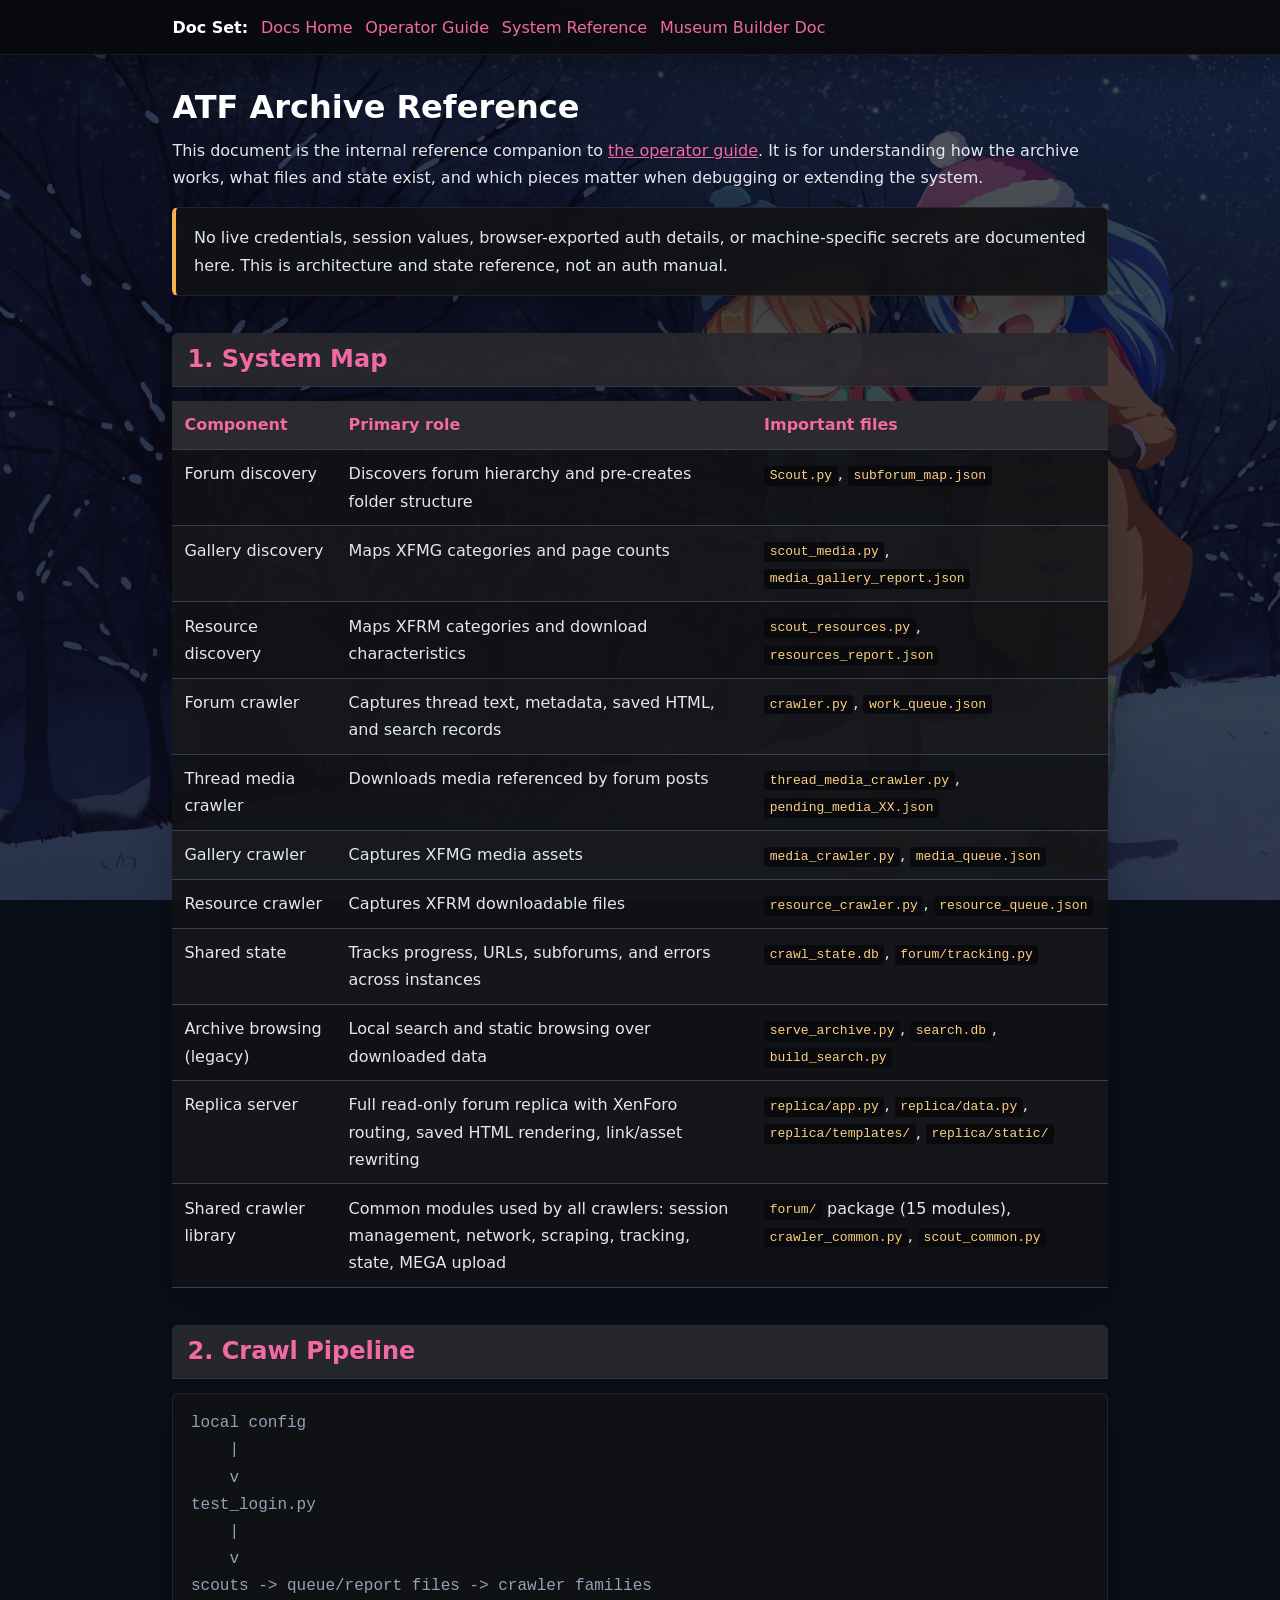
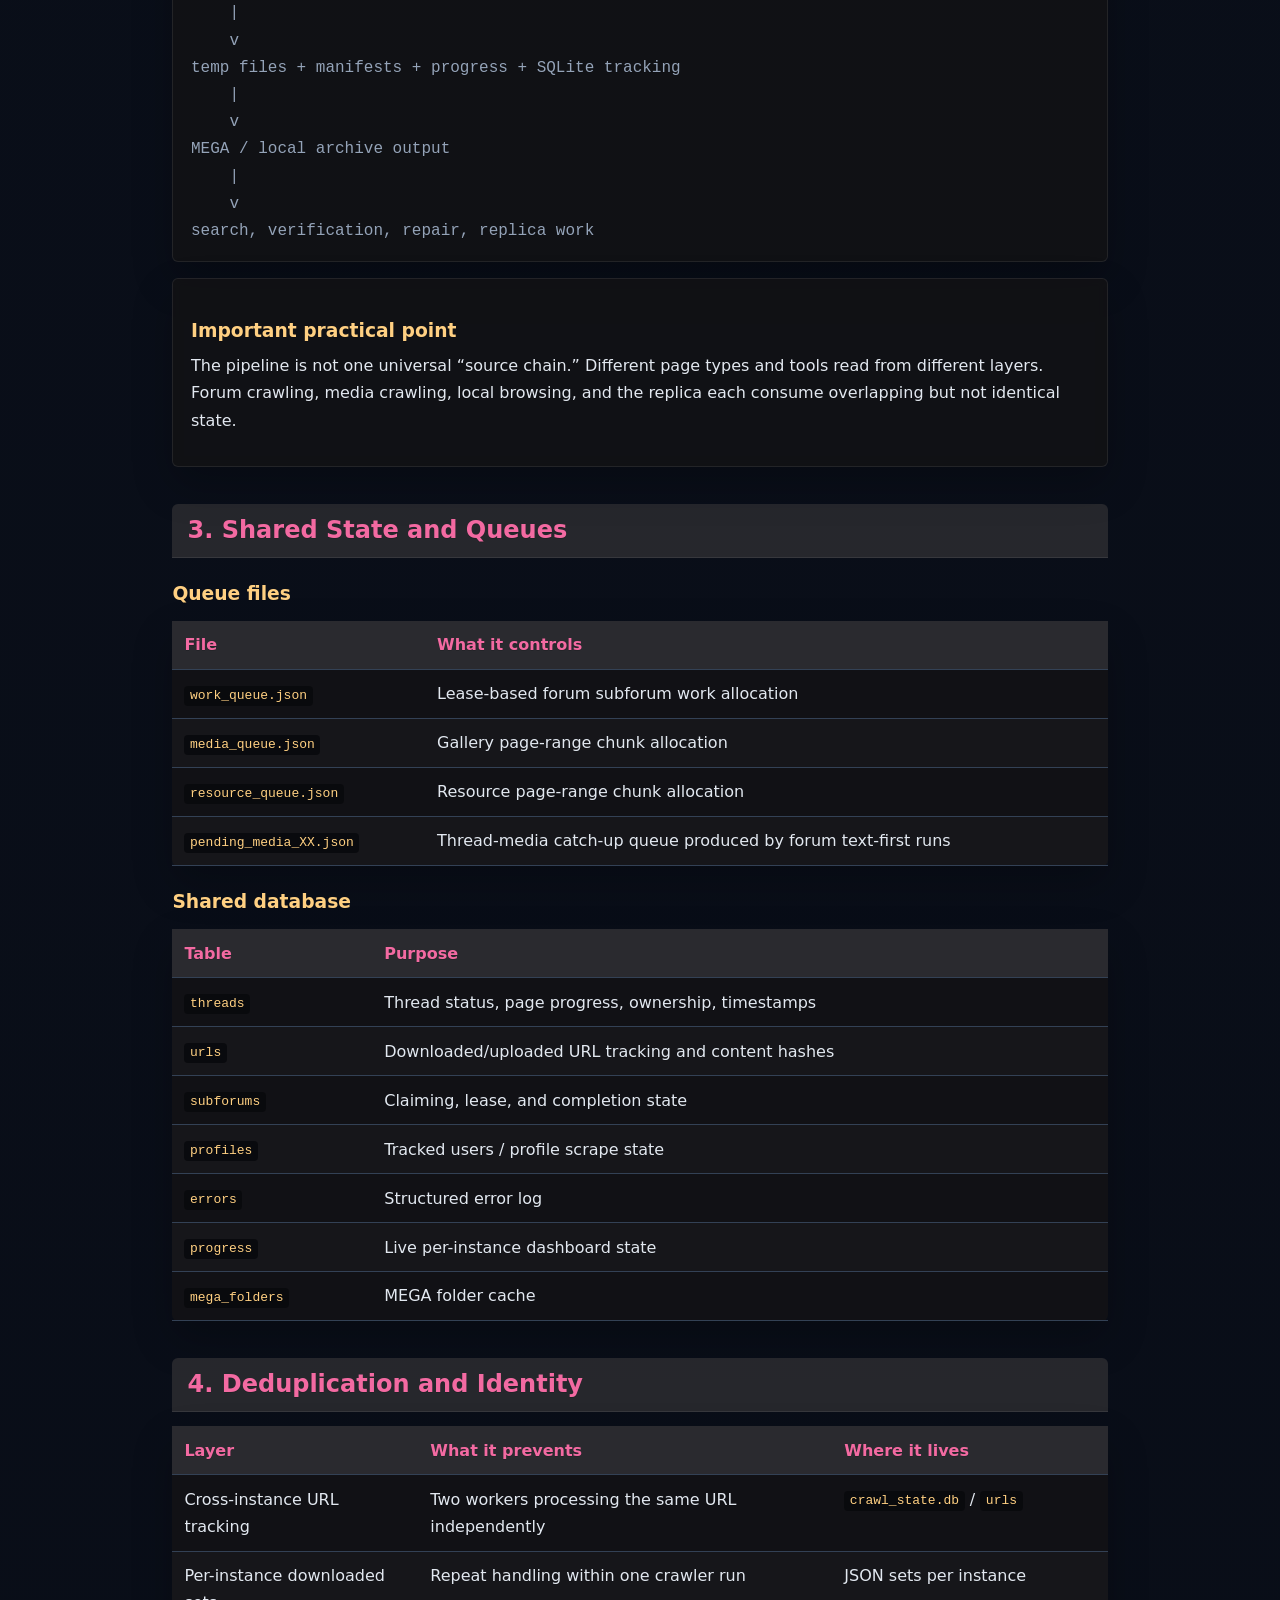
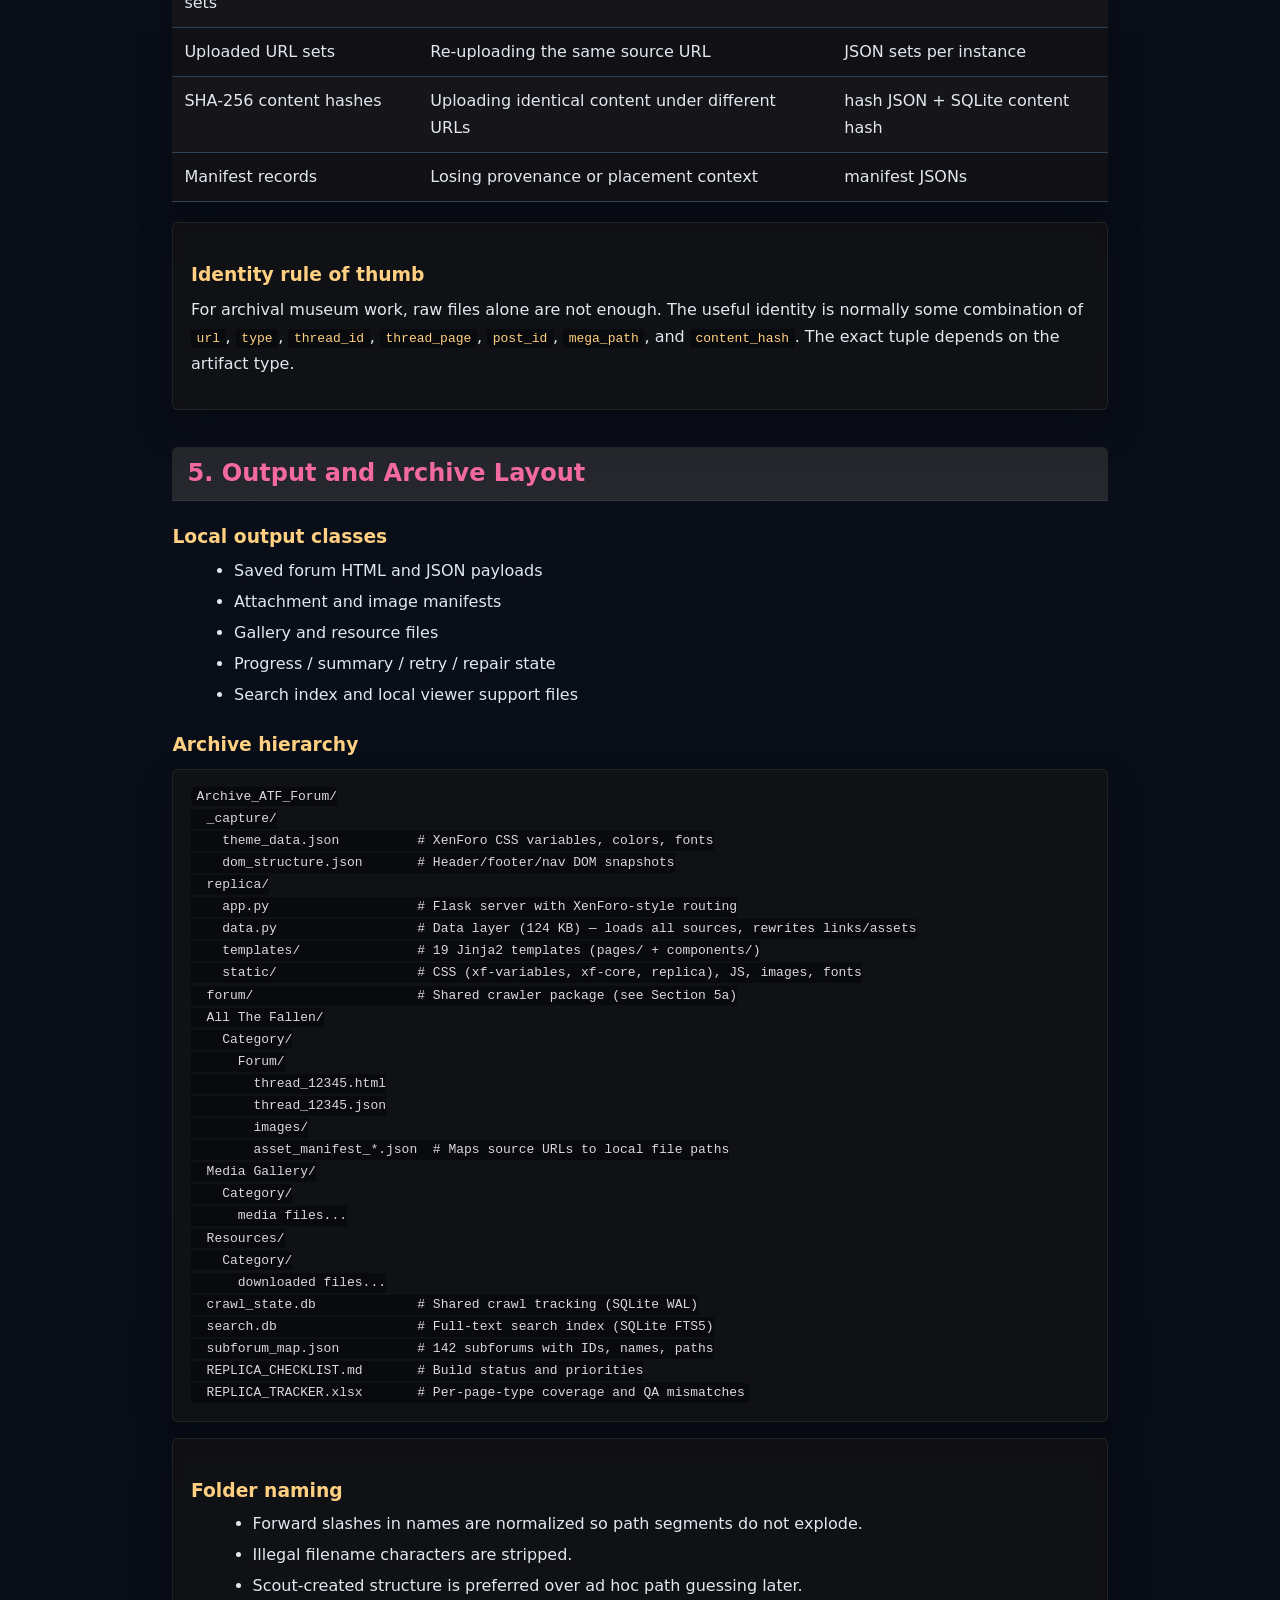
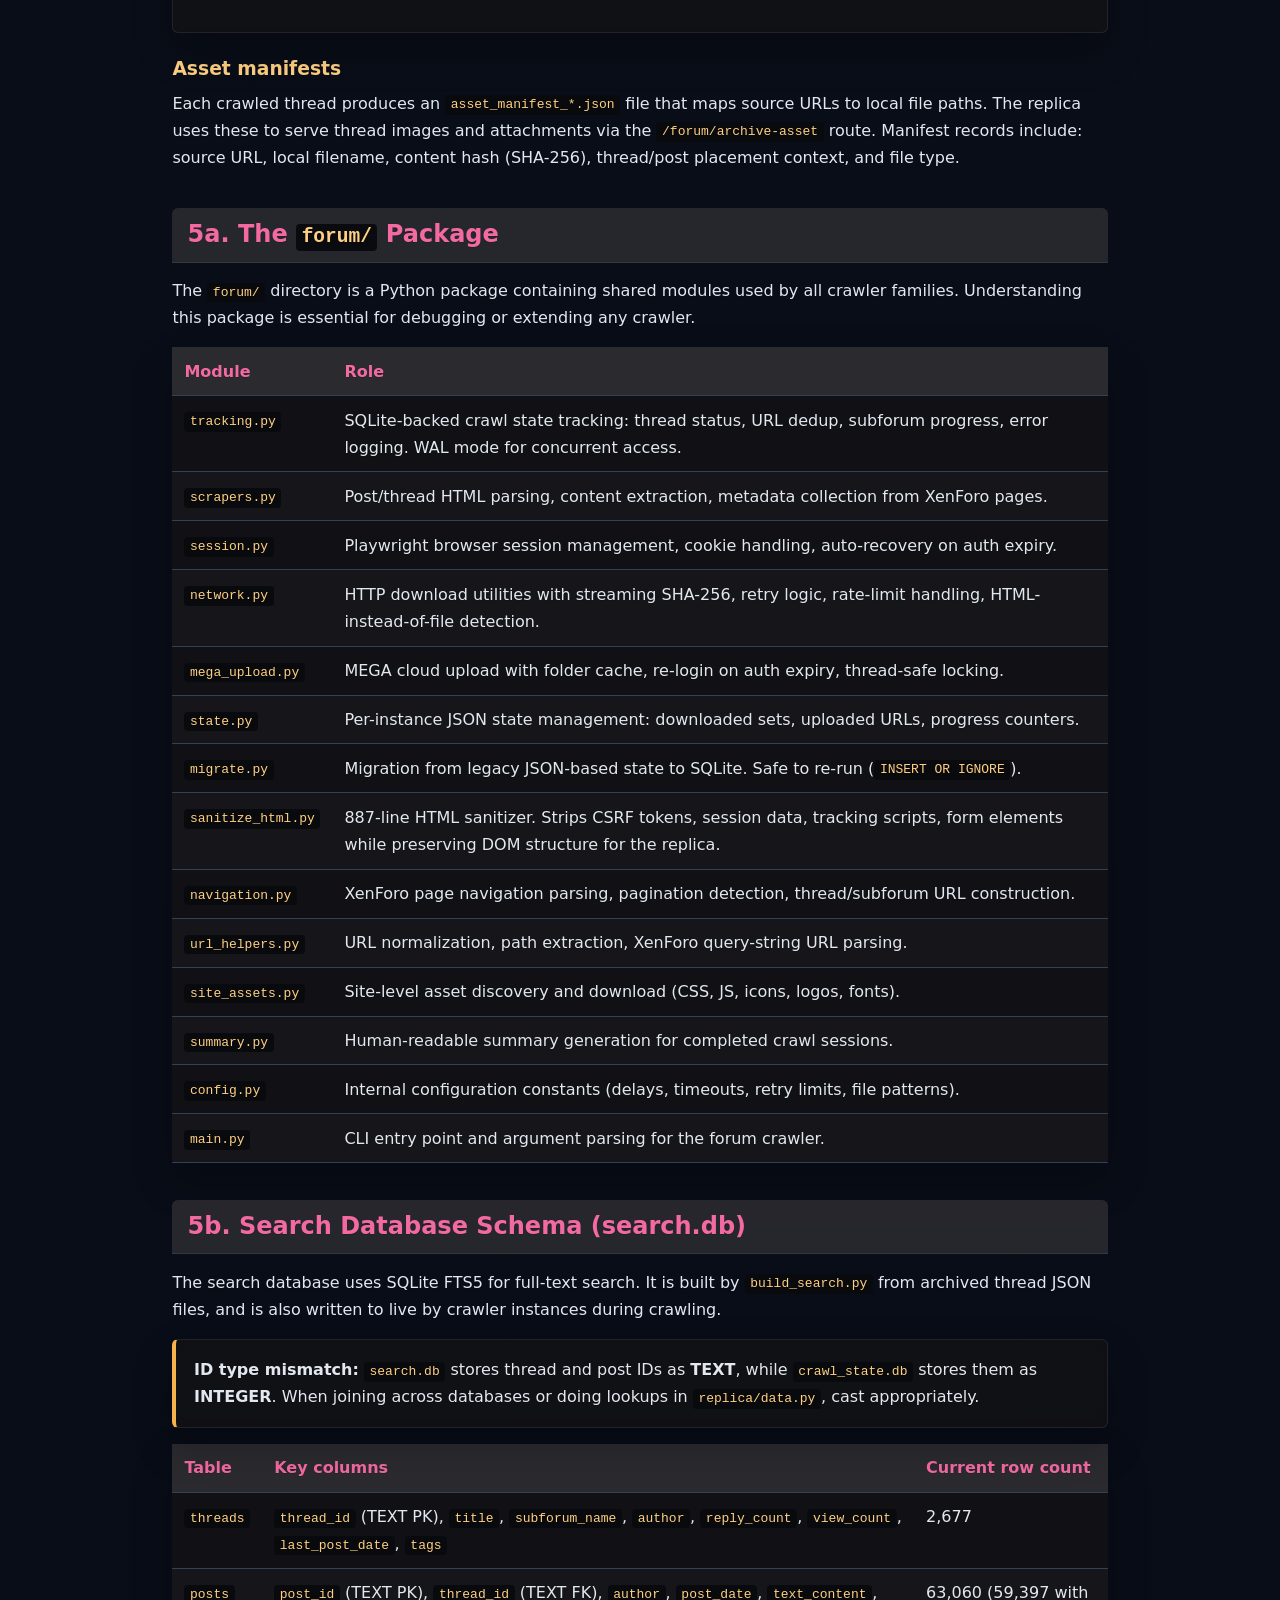
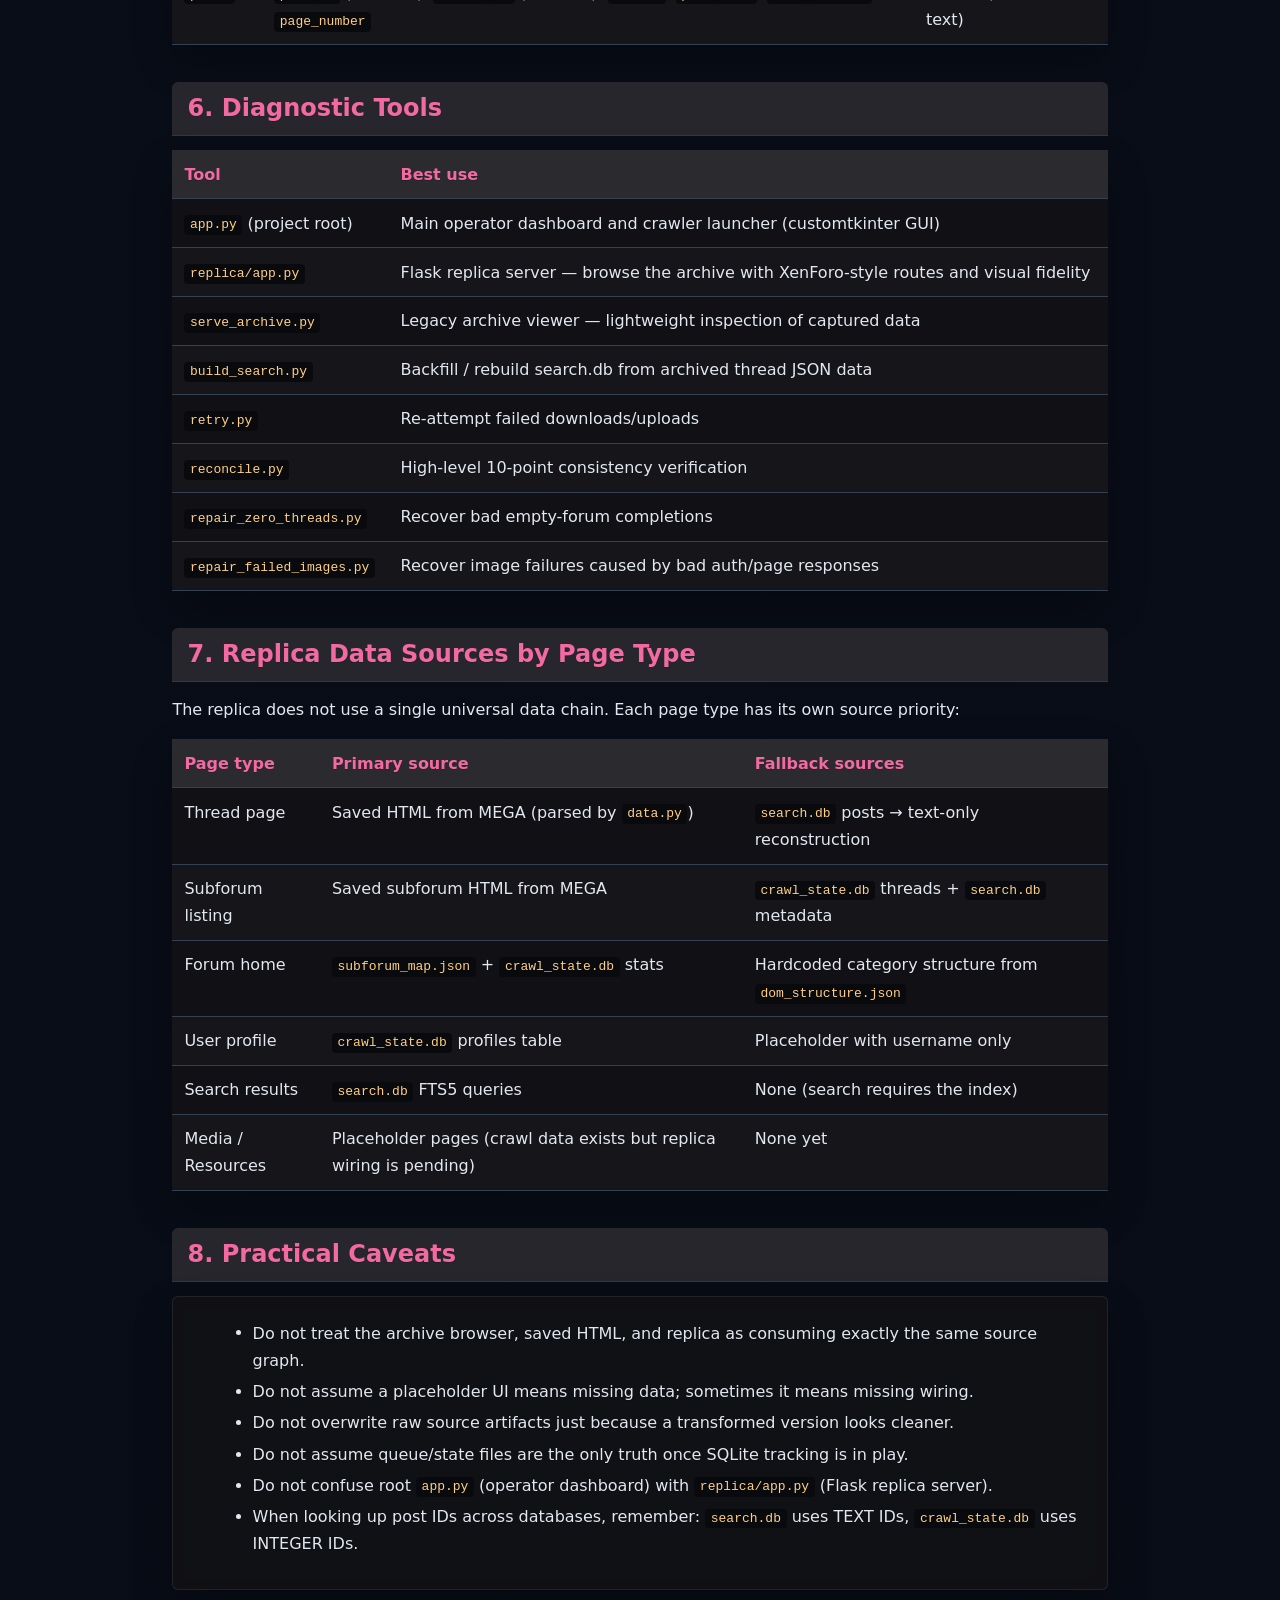
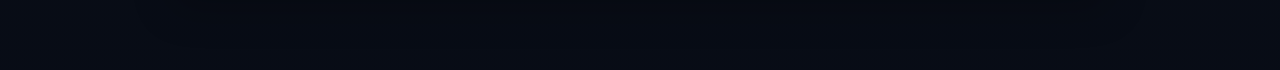
<file: docs/archive_reference.html>
<!DOCTYPE html>
<html lang="en">
<head>
<meta charset="UTF-8">
<meta name="viewport" content="width=device-width, initial-scale=1.0">
<title>ATF Archive Reference</title>
<meta name="theme-color" content="#0f172a">
<link rel="icon" href="data:image/svg+xml,%3Csvg xmlns='http://www.w3.org/2000/svg' viewBox='0 0 64 64'%3E%3Crect width='64' height='64' rx='12' fill='%230f172a'/%3E%3Cpath d='M18 16h22a6 6 0 0 1 6 6v26l-10-5-10 5-10-5V22a6 6 0 0 1 6-6Z' fill='%2360a5fa'/%3E%3C/svg%3E">
<link rel="stylesheet" href="docs_assets/atf-docs.css">
<style>
:root {
  --bg: #111827;
  --panel: #1e293b;
  --panel-2: #0f172a;
  --code: #0d1117;
  --text: #e2e8f0;
  --muted: #94a3b8;
  --border: #334155;
  --accent: #60a5fa;
  --accent-dim: #1e3a5f;
  --warn: #f59e0b;
}
* { box-sizing: border-box; }
body {
  margin: 0;
  font-family: "Segoe UI", system-ui, sans-serif;
  background:
    linear-gradient(180deg, rgba(7, 11, 20, 0.72), rgba(7, 11, 20, 0.9)),
    url('docs_assets/backgrounddark-compressed.jpg') top center / cover fixed no-repeat,
    var(--bg);
  color: var(--text);
  line-height: 1.7;
}
main {
  max-width: 980px;
  margin: 0 auto;
  padding: 2rem 1.4rem 4rem;
}
.topbar {
  position: sticky;
  top: 0;
  z-index: 10;
  background: rgba(15, 23, 42, 0.94);
  border-bottom: 1px solid var(--border);
  backdrop-filter: blur(8px);
}
.topbar-inner {
  max-width: 980px;
  margin: 0 auto;
  padding: 0.85rem 1.4rem;
  display: flex;
  gap: 0.8rem;
  flex-wrap: wrap;
}
.topbar a, .doc-links a {
  color: var(--accent);
  text-decoration: none;
}
.topbar a:hover, .doc-links a:hover { text-decoration: underline; }
h1, h2, h3 { line-height: 1.25; }
h1 { margin: 0 0 0.4rem; color: var(--accent); }
h2 {
  margin: 2.3rem 0 0.8rem;
  padding-bottom: 0.4rem;
  border-bottom: 2px solid var(--accent-dim);
  color: var(--accent);
}
h3 { margin: 1.5rem 0 0.5rem; color: #93c5fd; }
p { margin: 0.6rem 0 1rem; }
code {
  background: var(--code);
  color: #7dd3fc;
  padding: 0.15rem 0.35rem;
  border-radius: 4px;
}
pre {
  background: var(--code);
  border: 1px solid var(--border);
  padding: 1rem 1.1rem;
  border-radius: 8px;
  overflow-x: auto;
}
.card, .note {
  background: var(--panel);
  border: 1px solid var(--border);
  border-radius: 10px;
  padding: 1rem 1.1rem;
  margin: 1rem 0;
  backdrop-filter: blur(5px);
}
.note {
  border-left: 4px solid var(--warn);
}
table {
  width: 100%;
  border-collapse: collapse;
  margin: 1rem 0 1.25rem;
}
th, td {
  border-bottom: 1px solid var(--border);
  padding: 0.65rem 0.75rem;
  text-align: left;
  vertical-align: top;
}
th {
  background: var(--accent-dim);
  color: #bfdbfe;
}
.diagram {
  background: var(--code);
  border: 1px solid var(--border);
  border-radius: 8px;
  padding: 1rem 1.1rem;
  white-space: pre-wrap;
  font-family: "Cascadia Code", Consolas, monospace;
  color: var(--muted);
}
ul { margin: 0.4rem 0 1rem 1.35rem; }
li { margin: 0.25rem 0; }
</style>
</head>
<body class="docs-content">
<div class="topbar">
  <div class="topbar-inner">
    <strong>Doc Set:</strong>
    <a href="index.html">Docs Home</a>
    <a href="archive_guide.html">Operator Guide</a>
    <a href="archive_reference.html">System Reference</a>
    <a href="archival_museum_design.html">Museum Builder Doc</a>
  </div>
</div>

<main>
  <h1>ATF Archive Reference</h1>
  <p>This document is the internal reference companion to <a href="archive_guide.html">the operator guide</a>. It is for understanding how the archive works, what files and state exist, and which pieces matter when debugging or extending the system.</p>

  <div class="note">
    No live credentials, session values, browser-exported auth details, or machine-specific secrets are documented here. This is architecture and state reference, not an auth manual.
  </div>

  <h2>1. System Map</h2>
  <table>
    <thead><tr><th>Component</th><th>Primary role</th><th>Important files</th></tr></thead>
    <tbody>
      <tr><td>Forum discovery</td><td>Discovers forum hierarchy and pre-creates folder structure</td><td><code>Scout.py</code>, <code>subforum_map.json</code></td></tr>
      <tr><td>Gallery discovery</td><td>Maps XFMG categories and page counts</td><td><code>scout_media.py</code>, <code>media_gallery_report.json</code></td></tr>
      <tr><td>Resource discovery</td><td>Maps XFRM categories and download characteristics</td><td><code>scout_resources.py</code>, <code>resources_report.json</code></td></tr>
      <tr><td>Forum crawler</td><td>Captures thread text, metadata, saved HTML, and search records</td><td><code>crawler.py</code>, <code>work_queue.json</code></td></tr>
      <tr><td>Thread media crawler</td><td>Downloads media referenced by forum posts</td><td><code>thread_media_crawler.py</code>, <code>pending_media_XX.json</code></td></tr>
      <tr><td>Gallery crawler</td><td>Captures XFMG media assets</td><td><code>media_crawler.py</code>, <code>media_queue.json</code></td></tr>
      <tr><td>Resource crawler</td><td>Captures XFRM downloadable files</td><td><code>resource_crawler.py</code>, <code>resource_queue.json</code></td></tr>
      <tr><td>Shared state</td><td>Tracks progress, URLs, subforums, and errors across instances</td><td><code>crawl_state.db</code>, <code>forum/tracking.py</code></td></tr>
      <tr><td>Archive browsing (legacy)</td><td>Local search and static browsing over downloaded data</td><td><code>serve_archive.py</code>, <code>search.db</code>, <code>build_search.py</code></td></tr>
      <tr><td>Replica server</td><td>Full read-only forum replica with XenForo routing, saved HTML rendering, link/asset rewriting</td><td><code>replica/app.py</code>, <code>replica/data.py</code>, <code>replica/templates/</code>, <code>replica/static/</code></td></tr>
      <tr><td>Shared crawler library</td><td>Common modules used by all crawlers: session management, network, scraping, tracking, state, MEGA upload</td><td><code>forum/</code> package (15 modules), <code>crawler_common.py</code>, <code>scout_common.py</code></td></tr>
    </tbody>
  </table>

  <h2>2. Crawl Pipeline</h2>
  <div class="diagram">local config
    |
    v
test_login.py
    |
    v
scouts -> queue/report files -> crawler families
    |
    v
temp files + manifests + progress + SQLite tracking
    |
    v
MEGA / local archive output
    |
    v
search, verification, repair, replica work</div>

  <div class="card">
    <h3>Important practical point</h3>
    <p>The pipeline is not one universal “source chain.” Different page types and tools read from different layers. Forum crawling, media crawling, local browsing, and the replica each consume overlapping but not identical state.</p>
  </div>

  <h2>3. Shared State and Queues</h2>
  <h3>Queue files</h3>
  <table>
    <thead><tr><th>File</th><th>What it controls</th></tr></thead>
    <tbody>
      <tr><td><code>work_queue.json</code></td><td>Lease-based forum subforum work allocation</td></tr>
      <tr><td><code>media_queue.json</code></td><td>Gallery page-range chunk allocation</td></tr>
      <tr><td><code>resource_queue.json</code></td><td>Resource page-range chunk allocation</td></tr>
      <tr><td><code>pending_media_XX.json</code></td><td>Thread-media catch-up queue produced by forum text-first runs</td></tr>
    </tbody>
  </table>

  <h3>Shared database</h3>
  <table>
    <thead><tr><th>Table</th><th>Purpose</th></tr></thead>
    <tbody>
      <tr><td><code>threads</code></td><td>Thread status, page progress, ownership, timestamps</td></tr>
      <tr><td><code>urls</code></td><td>Downloaded/uploaded URL tracking and content hashes</td></tr>
      <tr><td><code>subforums</code></td><td>Claiming, lease, and completion state</td></tr>
      <tr><td><code>profiles</code></td><td>Tracked users / profile scrape state</td></tr>
      <tr><td><code>errors</code></td><td>Structured error log</td></tr>
      <tr><td><code>progress</code></td><td>Live per-instance dashboard state</td></tr>
      <tr><td><code>mega_folders</code></td><td>MEGA folder cache</td></tr>
    </tbody>
  </table>

  <h2>4. Deduplication and Identity</h2>
  <table>
    <thead><tr><th>Layer</th><th>What it prevents</th><th>Where it lives</th></tr></thead>
    <tbody>
      <tr><td>Cross-instance URL tracking</td><td>Two workers processing the same URL independently</td><td><code>crawl_state.db</code> / <code>urls</code></td></tr>
      <tr><td>Per-instance downloaded sets</td><td>Repeat handling within one crawler run</td><td>JSON sets per instance</td></tr>
      <tr><td>Uploaded URL sets</td><td>Re-uploading the same source URL</td><td>JSON sets per instance</td></tr>
      <tr><td>SHA-256 content hashes</td><td>Uploading identical content under different URLs</td><td>hash JSON + SQLite content hash</td></tr>
      <tr><td>Manifest records</td><td>Losing provenance or placement context</td><td>manifest JSONs</td></tr>
    </tbody>
  </table>

  <div class="card">
    <h3>Identity rule of thumb</h3>
    <p>For archival museum work, raw files alone are not enough. The useful identity is normally some combination of <code>url</code>, <code>type</code>, <code>thread_id</code>, <code>thread_page</code>, <code>post_id</code>, <code>mega_path</code>, and <code>content_hash</code>. The exact tuple depends on the artifact type.</p>
  </div>

  <h2>5. Output and Archive Layout</h2>
  <h3>Local output classes</h3>
  <ul>
    <li>Saved forum HTML and JSON payloads</li>
    <li>Attachment and image manifests</li>
    <li>Gallery and resource files</li>
    <li>Progress / summary / retry / repair state</li>
    <li>Search index and local viewer support files</li>
  </ul>

  <h3>Archive hierarchy</h3>
  <pre><code>Archive_ATF_Forum/
  _capture/
    theme_data.json          # XenForo CSS variables, colors, fonts
    dom_structure.json       # Header/footer/nav DOM snapshots
  replica/
    app.py                   # Flask server with XenForo-style routing
    data.py                  # Data layer (124 KB) — loads all sources, rewrites links/assets
    templates/               # 19 Jinja2 templates (pages/ + components/)
    static/                  # CSS (xf-variables, xf-core, replica), JS, images, fonts
  forum/                     # Shared crawler package (see Section 5a)
  All The Fallen/
    Category/
      Forum/
        thread_12345.html
        thread_12345.json
        images/
        asset_manifest_*.json  # Maps source URLs to local file paths
  Media Gallery/
    Category/
      media files...
  Resources/
    Category/
      downloaded files...
  crawl_state.db             # Shared crawl tracking (SQLite WAL)
  search.db                  # Full-text search index (SQLite FTS5)
  subforum_map.json          # 142 subforums with IDs, names, paths
  REPLICA_CHECKLIST.md       # Build status and priorities
  REPLICA_TRACKER.xlsx       # Per-page-type coverage and QA mismatches</code></pre>

  <div class="card">
    <h3>Folder naming</h3>
    <ul>
      <li>Forward slashes in names are normalized so path segments do not explode.</li>
      <li>Illegal filename characters are stripped.</li>
      <li>Scout-created structure is preferred over ad hoc path guessing later.</li>
    </ul>
  </div>

  <h3>Asset manifests</h3>
  <p>Each crawled thread produces an <code>asset_manifest_*.json</code> file that maps source URLs to local file paths. The replica uses these to serve thread images and attachments via the <code>/forum/archive-asset</code> route. Manifest records include: source URL, local filename, content hash (SHA-256), thread/post placement context, and file type.</p>

  <h2>5a. The <code>forum/</code> Package</h2>
  <p>The <code>forum/</code> directory is a Python package containing shared modules used by all crawler families. Understanding this package is essential for debugging or extending any crawler.</p>
  <table>
    <thead><tr><th>Module</th><th>Role</th></tr></thead>
    <tbody>
      <tr><td><code>tracking.py</code></td><td>SQLite-backed crawl state tracking: thread status, URL dedup, subforum progress, error logging. WAL mode for concurrent access.</td></tr>
      <tr><td><code>scrapers.py</code></td><td>Post/thread HTML parsing, content extraction, metadata collection from XenForo pages.</td></tr>
      <tr><td><code>session.py</code></td><td>Playwright browser session management, cookie handling, auto-recovery on auth expiry.</td></tr>
      <tr><td><code>network.py</code></td><td>HTTP download utilities with streaming SHA-256, retry logic, rate-limit handling, HTML-instead-of-file detection.</td></tr>
      <tr><td><code>mega_upload.py</code></td><td>MEGA cloud upload with folder cache, re-login on auth expiry, thread-safe locking.</td></tr>
      <tr><td><code>state.py</code></td><td>Per-instance JSON state management: downloaded sets, uploaded URLs, progress counters.</td></tr>
      <tr><td><code>migrate.py</code></td><td>Migration from legacy JSON-based state to SQLite. Safe to re-run (<code>INSERT OR IGNORE</code>).</td></tr>
      <tr><td><code>sanitize_html.py</code></td><td>887-line HTML sanitizer. Strips CSRF tokens, session data, tracking scripts, form elements while preserving DOM structure for the replica.</td></tr>
      <tr><td><code>navigation.py</code></td><td>XenForo page navigation parsing, pagination detection, thread/subforum URL construction.</td></tr>
      <tr><td><code>url_helpers.py</code></td><td>URL normalization, path extraction, XenForo query-string URL parsing.</td></tr>
      <tr><td><code>site_assets.py</code></td><td>Site-level asset discovery and download (CSS, JS, icons, logos, fonts).</td></tr>
      <tr><td><code>summary.py</code></td><td>Human-readable summary generation for completed crawl sessions.</td></tr>
      <tr><td><code>config.py</code></td><td>Internal configuration constants (delays, timeouts, retry limits, file patterns).</td></tr>
      <tr><td><code>main.py</code></td><td>CLI entry point and argument parsing for the forum crawler.</td></tr>
    </tbody>
  </table>

  <h2>5b. Search Database Schema (search.db)</h2>
  <p>The search database uses SQLite FTS5 for full-text search. It is built by <code>build_search.py</code> from archived thread JSON files, and is also written to live by crawler instances during crawling.</p>

  <div class="note">
    <strong>ID type mismatch:</strong> <code>search.db</code> stores thread and post IDs as <strong>TEXT</strong>, while <code>crawl_state.db</code> stores them as <strong>INTEGER</strong>. When joining across databases or doing lookups in <code>replica/data.py</code>, cast appropriately.
  </div>

  <table>
    <thead><tr><th>Table</th><th>Key columns</th><th>Current row count</th></tr></thead>
    <tbody>
      <tr><td><code>threads</code></td><td><code>thread_id</code> (TEXT PK), <code>title</code>, <code>subforum_name</code>, <code>author</code>, <code>reply_count</code>, <code>view_count</code>, <code>last_post_date</code>, <code>tags</code></td><td>2,677</td></tr>
      <tr><td><code>posts</code></td><td><code>post_id</code> (TEXT PK), <code>thread_id</code> (TEXT FK), <code>author</code>, <code>post_date</code>, <code>text_content</code>, <code>page_number</code></td><td>63,060 (59,397 with text)</td></tr>
    </tbody>
  </table>

  <h2>6. Diagnostic Tools</h2>
  <table>
    <thead><tr><th>Tool</th><th>Best use</th></tr></thead>
    <tbody>
      <tr><td><code>app.py</code> (project root)</td><td>Main operator dashboard and crawler launcher (customtkinter GUI)</td></tr>
      <tr><td><code>replica/app.py</code></td><td>Flask replica server &mdash; browse the archive with XenForo-style routes and visual fidelity</td></tr>
      <tr><td><code>serve_archive.py</code></td><td>Legacy archive viewer &mdash; lightweight inspection of captured data</td></tr>
      <tr><td><code>build_search.py</code></td><td>Backfill / rebuild search.db from archived thread JSON data</td></tr>
      <tr><td><code>retry.py</code></td><td>Re-attempt failed downloads/uploads</td></tr>
      <tr><td><code>reconcile.py</code></td><td>High-level 10-point consistency verification</td></tr>
      <tr><td><code>repair_zero_threads.py</code></td><td>Recover bad empty-forum completions</td></tr>
      <tr><td><code>repair_failed_images.py</code></td><td>Recover image failures caused by bad auth/page responses</td></tr>
    </tbody>
  </table>

  <h2>7. Replica Data Sources by Page Type</h2>
  <p>The replica does not use a single universal data chain. Each page type has its own source priority:</p>
  <table>
    <thead><tr><th>Page type</th><th>Primary source</th><th>Fallback sources</th></tr></thead>
    <tbody>
      <tr><td>Thread page</td><td>Saved HTML from MEGA (parsed by <code>data.py</code>)</td><td><code>search.db</code> posts &rarr; text-only reconstruction</td></tr>
      <tr><td>Subforum listing</td><td>Saved subforum HTML from MEGA</td><td><code>crawl_state.db</code> threads + <code>search.db</code> metadata</td></tr>
      <tr><td>Forum home</td><td><code>subforum_map.json</code> + <code>crawl_state.db</code> stats</td><td>Hardcoded category structure from <code>dom_structure.json</code></td></tr>
      <tr><td>User profile</td><td><code>crawl_state.db</code> profiles table</td><td>Placeholder with username only</td></tr>
      <tr><td>Search results</td><td><code>search.db</code> FTS5 queries</td><td>None (search requires the index)</td></tr>
      <tr><td>Media / Resources</td><td>Placeholder pages (crawl data exists but replica wiring is pending)</td><td>None yet</td></tr>
    </tbody>
  </table>

  <h2>8. Practical Caveats</h2>
  <div class="card">
    <ul>
      <li>Do not treat the archive browser, saved HTML, and replica as consuming exactly the same source graph.</li>
      <li>Do not assume a placeholder UI means missing data; sometimes it means missing wiring.</li>
      <li>Do not overwrite raw source artifacts just because a transformed version looks cleaner.</li>
      <li>Do not assume queue/state files are the only truth once SQLite tracking is in play.</li>
      <li>Do not confuse root <code>app.py</code> (operator dashboard) with <code>replica/app.py</code> (Flask replica server).</li>
      <li>When looking up post IDs across databases, remember: <code>search.db</code> uses TEXT IDs, <code>crawl_state.db</code> uses INTEGER IDs.</li>
    </ul>
  </div>
</main>
</body>
</html>
</file>
<file: docs/docs_assets/atf-docs.css>
body {
  color: #d9d9df;
}

a {
  color: #f36aa2 !important;
}

a:hover {
  color: #ff92bc !important;
}

::selection {
  background: rgba(243, 106, 162, 0.35);
  color: #fff;
}

/* Shared chrome */
.topbar,
#sidebar {
  background: rgba(9, 10, 13, 0.92) !important;
  border-color: rgba(255, 255, 255, 0.08) !important;
  box-shadow: 0 14px 32px rgba(0, 0, 0, 0.28);
}

.topbar {
  border-bottom: 1px solid rgba(255, 255, 255, 0.07) !important;
}

.topbar-inner,
.padded-shell {
  max-width: 1560px;
}

.topbar strong,
#sidebar-header h1,
h1 {
  color: #ffffff !important;
}

.topbar a,
.doc-switch a,
#toc a.active,
.card a,
.mini h3,
h2,
h3 {
  color: #f36aa2 !important;
}

#toc a.active {
  background: rgba(243, 106, 162, 0.16) !important;
  border-left-color: #f36aa2 !important;
}

#toc a:hover,
.doc-switch a:hover,
.topbar a:hover {
  background: rgba(255, 255, 255, 0.04);
  text-decoration: none !important;
}

#search-box {
  background: rgba(20, 20, 24, 0.95) !important;
  border-color: rgba(255, 255, 255, 0.1) !important;
}

#search-box:focus {
  border-color: #f36aa2 !important;
  box-shadow: 0 0 0 2px rgba(243, 106, 162, 0.12);
}

/* Panels */
.card,
.note,
.mini,
table,
pre,
.diagram,
.callout {
  background: rgba(18, 18, 21, 0.92) !important;
  border-color: rgba(255, 255, 255, 0.08) !important;
  border-radius: 6px !important;
  box-shadow: 0 18px 40px rgba(0, 0, 0, 0.22);
}

.card,
.note,
.mini,
.callout {
  backdrop-filter: blur(8px);
}

.note {
  border-left-color: #f6b34b !important;
}

th {
  background: #2a2a2f !important;
  color: #f36aa2 !important;
}

tr:nth-child(even) td {
  background: rgba(255, 255, 255, 0.02) !important;
}

tr:hover td {
  background: rgba(243, 106, 162, 0.06) !important;
}

code {
  color: #ffd082 !important;
  background: rgba(9, 10, 13, 0.94) !important;
  border-color: rgba(255, 255, 255, 0.08) !important;
}

pre code {
  color: #d9d9df !important;
}

/* Landing page */
body.docs-home .eyebrow {
  color: #f36aa2;
  border-color: rgba(243, 106, 162, 0.35);
  background: rgba(243, 106, 162, 0.08);
}

body.docs-home .hero {
  padding-top: 3.1rem;
}

body.docs-home h1 {
  max-width: 860px;
  font-weight: 800;
}

body.docs-home .lead {
  color: #c8c8d0;
}

body.docs-home .grid {
  gap: 1rem;
}

body.docs-home .card,
body.docs-home .mini {
  border-top: 1px solid rgba(255, 255, 255, 0.08);
}

body.docs-home .badge.operator {
  background: rgba(243, 106, 162, 0.14) !important;
  color: #ff9fc5 !important;
}

body.docs-home .badge.reference {
  background: rgba(255, 255, 255, 0.07) !important;
  color: #d9d9df !important;
}

body.docs-home .badge.builder {
  background: rgba(255, 208, 130, 0.14) !important;
  color: #ffd082 !important;
}

/* Guide/reference page rhythm */
body.docs-content h2 {
  padding: 0.7rem 0.95rem 0.75rem !important;
  border-bottom: 1px solid rgba(255, 255, 255, 0.08) !important;
  background: rgba(42, 42, 47, 0.92);
  border-radius: 6px 6px 0 0;
  margin-bottom: 0 !important;
}

body.docs-content h2 + p,
body.docs-content h2 + .card,
body.docs-content h2 + .note,
body.docs-content h2 + table,
body.docs-content h2 + .diagram,
body.docs-content h2 + ul {
  margin-top: 0.9rem;
}

body.docs-content h3 {
  color: #ffd082 !important;
}

body.docs-content main,
body.docs-home main {
  text-shadow: 0 1px 0 rgba(0, 0, 0, 0.15);
}

@media (max-width: 900px) {
  body.docs-home .hero {
    padding-top: 2rem;
  }
}
</file>
